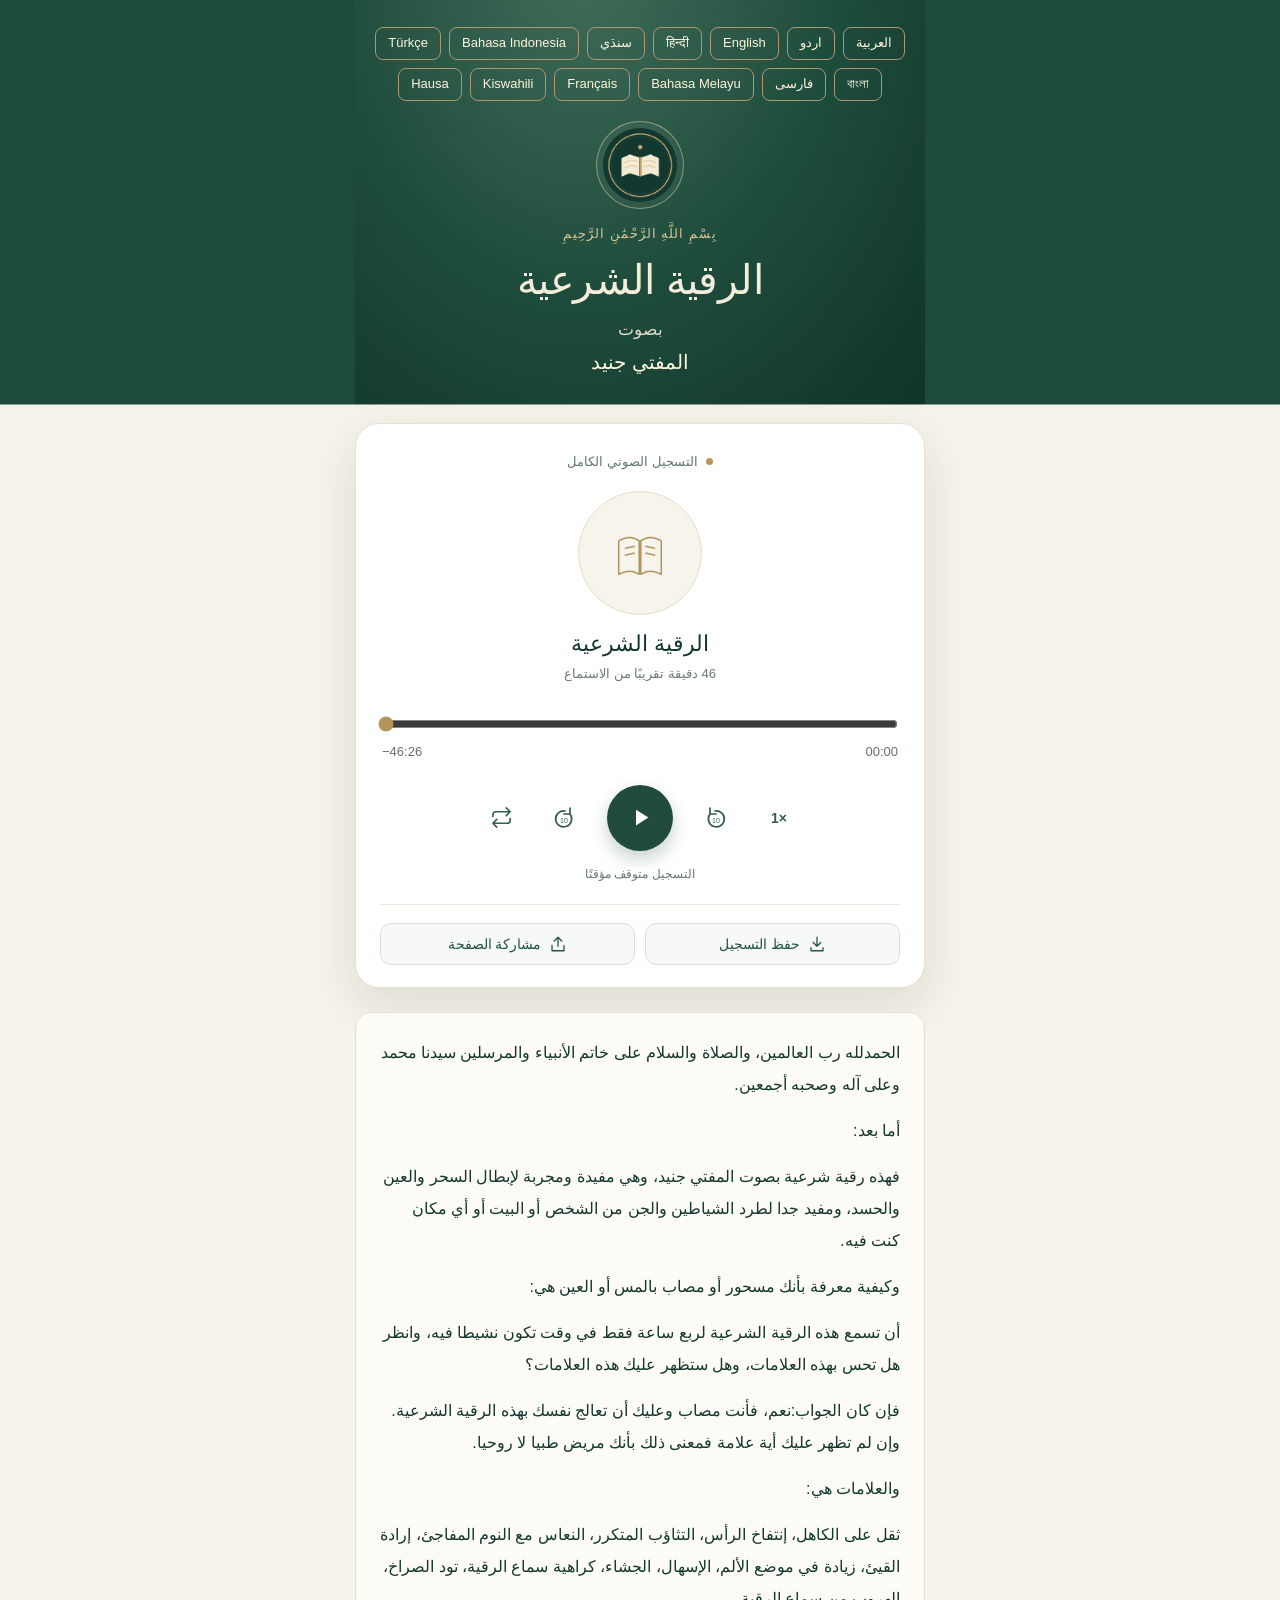
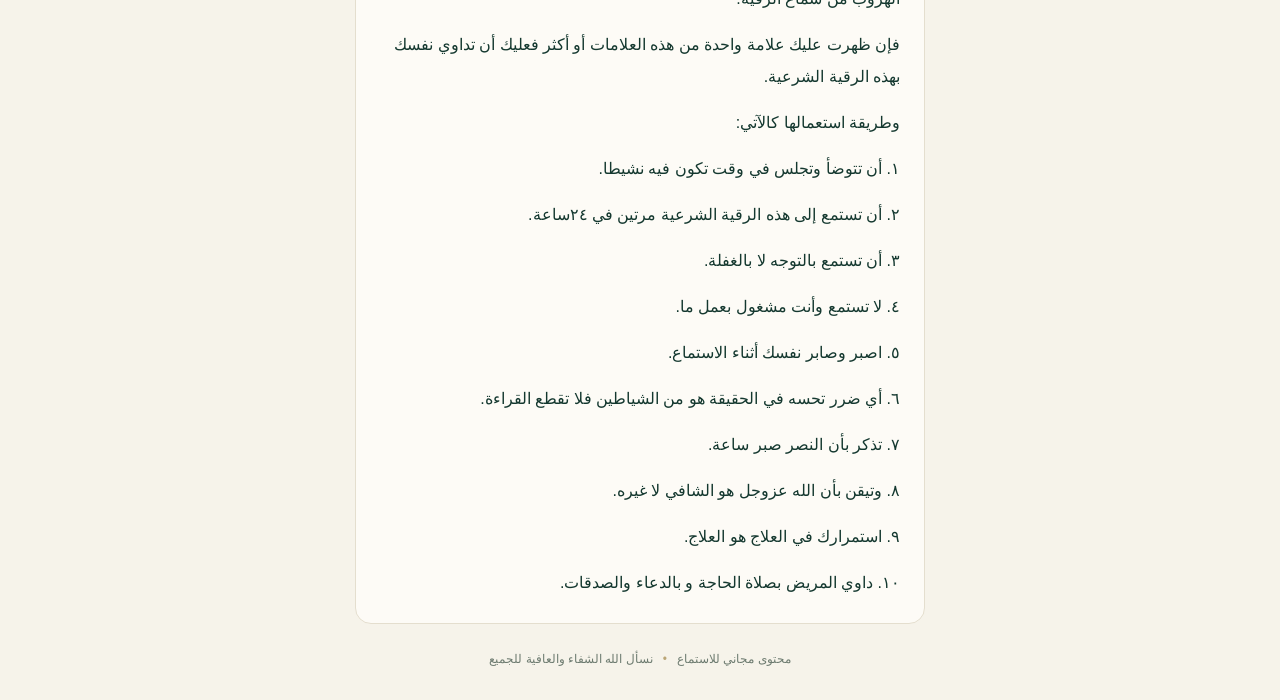
<file: index.html>
<!doctype html>
<html lang="ar" dir="rtl">
<head>
<meta charset="utf-8">
<meta name="viewport" content="width=device-width,initial-scale=1,viewport-fit=cover">
<meta name="theme-color" content="#14392f">
<meta name="description" content="استمع إلى الرقية الشرعية بصوت المفتي جنيد. استماع مجاني ومباشر.">
<meta property="og:title" content="الرقية الشرعية | المفتي جنيد">
<meta property="og:description" content="استمع إلى الرقية الشرعية بصوت المفتي جنيد.">
<meta property="og:type" content="website">
<link rel="icon" type="image/png" href="icon-192.png">
<link rel="apple-touch-icon" href="icon-192.png">
<link rel="manifest" href="manifest.webmanifest">
<link rel="stylesheet" href="style.css">
<title>الرقية الشرعية | المفتي جنيد</title>
</head>
<body>
<div class="skyline" aria-hidden="true"></div>
<main class="container">
 <header class="masthead"><nav class="languages" aria-label="Language"><a href="index.html" lang="ar" dir="rtl">العربية</a><a href="ur.html" lang="ur" dir="rtl">اردو</a><a href="en.html" lang="en" dir="ltr">English</a><a href="hi.html" lang="hi" dir="ltr">हिन्दी</a><a href="sd.html" lang="sd" dir="rtl">سنڌي</a><a href="id.html" lang="id" dir="ltr">Bahasa Indonesia</a><a href="tr.html" lang="tr" dir="ltr">Türkçe</a><a href="bn.html" lang="bn" dir="ltr">বাংলা</a><a href="fa.html" lang="fa" dir="rtl">فارسی</a><a href="ms.html" lang="ms" dir="ltr">Bahasa Melayu</a><a href="fr.html" lang="fr" dir="ltr">Français</a><a href="sw.html" lang="sw" dir="ltr">Kiswahili</a><a href="ha.html" lang="ha" dir="ltr">Hausa</a></nav>
  <div class="seal"><img src="icon-192.png" alt="شعار الرقية الشرعية" width="74" height="74"></div>
  <p class="eyebrow">بِسْمِ اللَّهِ الرَّحْمَٰنِ الرَّحِيمِ</p>
  <h1>الرقية الشرعية</h1>
  <p class="sheikh">بصوت<br><strong>المفتي جنيد</strong></p>
 </header>
 <section class="player" aria-label="مشغل الرقية الشرعية">
  <p class="rec-label"><span class="dot" aria-hidden="true"></span> التسجيل الصوتي الكامل</p>
  <div class="disk" aria-hidden="true"><svg viewBox="0 0 100 100" width="76" height="76"><path d="M22 34Q37 25 49 34V78Q37 70 22 78Z M78 34Q63 25 51 34V78Q63 70 78 78Z" stroke="currentColor" stroke-width="2" fill="none" stroke-linejoin="round"/><path d="M30 44L43 41M30 53L43 50M57 41L70 44M57 50L70 53" stroke="currentColor" stroke-width="2" fill="none"/></svg></div>
  <p class="track">الرقية الشرعية</p>
  <p class="track-sub">46 دقيقة تقريبًا من الاستماع</p>
  <audio id="audio" src="ruqyah.mp3" preload="metadata" playsinline></audio>
  <div class="timeline">
    <input id="seek" type="range" min="0" max="1000" step="1" value="0" aria-label="موضع التشغيل">
    <div class="times"><span id="remaining">−46:26</span><span id="elapsed">00:00</span></div>
  </div>
  <div class="controls">
   <button type="button" id="repeat" class="icon-btn" aria-pressed="false" aria-label="تكرار التسجيل" title="تكرار التسجيل"><svg viewBox="0 0 24 24" width="23" height="23"><path d="M17 2l4 4-4 4M3 11V9a3 3 0 0 1 3-3h15M7 22l-4-4 4-4m14-1v2a3 3 0 0 1-3 3H3"/></svg></button>
   <button type="button" id="forward" class="icon-btn" aria-label="تقديم عشر ثوانٍ" title="تقديم 10 ثوانٍ"><svg viewBox="0 0 24 24" width="24" height="24"><path d="M18 8a8 8 0 1 1-5-3M18 2v6h-6"/><text x="12" y="17" text-anchor="middle" font-size="7" stroke="none" fill="currentColor">10</text></svg></button>
   <button type="button" id="play" class="play-btn" aria-label="تشغيل"><svg id="play-icon" viewBox="0 0 24 24" width="27" height="27"><path d="M8 5v14l11-7z" fill="currentColor" stroke="none"/></svg></button>
   <button type="button" id="back" class="icon-btn" aria-label="إرجاع عشر ثوانٍ" title="إرجاع 10 ثوانٍ"><svg viewBox="0 0 24 24" width="24" height="24"><path d="M6 8a8 8 0 1 0 5-3M6 2v6h6"/><text x="12" y="17" text-anchor="middle" font-size="7" stroke="none" fill="currentColor">10</text></svg></button>
   <button type="button" id="speed" class="icon-btn speed" aria-label="سرعة التشغيل" title="سرعة التشغيل">1×</button>
  </div>
  <div id="status" class="status" role="status" aria-live="polite">اضغط تشغيل للاستماع إلى الرقية</div>
  <div class="actions">
   <a class="action" href="ruqyah.mp3" download="ruqyah-mufti-junaid.mp3"><svg viewBox="0 0 24 24"><path d="M12 3v12m-5-5 5 5 5-5M4 17v4h16v-4"/></svg> حفظ التسجيل</a>
   <button class="action" type="button" id="share"><svg viewBox="0 0 24 24"><path d="M12 15V3m-5 5 5-5 5 5M4 14v7h16v-7"/></svg> مشاركة الصفحة</button>
  </div>
 </section>
 <section class="sheikh-text" aria-label="النص المرفق">
  <p>الحمدلله رب العالمين، والصلاة والسلام على خاتم الأنبياء والمرسلين سيدنا محمد وعلى آله وصحبه أجمعين.</p>
  <p>أما بعد:</p>
  <p>فهذه رقية شرعية بصوت المفتي جنيد، وهي مفيدة ومجربة لإبطال السحر والعين والحسد، ومفيد جدا لطرد الشياطين والجن من الشخص أو البيت أو أي مكان كنت فيه.</p>
  <p>وكيفية معرفة بأنك مسحور أو مصاب بالمس أو العين هي:</p>
  <p>أن تسمع هذه الرقية الشرعية لربع ساعة فقط في وقت تكون نشيطا فيه، وانظر هل تحس بهذه العلامات، وهل ستظهر عليك هذه العلامات؟</p>
  <p>فإن كان الجواب:نعم، فأنت مصاب وعليك أن تعالج نفسك بهذه الرقية الشرعية. وإن لم تظهر عليك أية علامة فمعنى ذلك بأنك مريض طبيا لا روحيا.</p>
  <p>والعلامات هي:</p>
  <p>ثقل على الكاهل، إنتفاخ الرأس، التثاؤب المتكرر، النعاس مع النوم المفاجئ، إرادة القيئ، زيادة في موضع الألم، الإسهال، الجشاء، كراهية سماع الرقية، تود الصراخ، الهروب من سماع الرقية.</p>
  <p>فإن ظهرت عليك علامة واحدة من هذه العلامات أو أكثر فعليك أن تداوي نفسك بهذه الرقية الشرعية.</p>
  <p>وطريقة استعمالها كالآتي:</p>
  <p>١. أن تتوضأ وتجلس في وقت تكون فيه نشيطا.</p>
  <p>٢. أن تستمع إلى هذه الرقية الشرعية مرتين في ٢٤ساعة.</p>
  <p>٣. أن تستمع بالتوجه لا بالغفلة.</p>
  <p>٤. لا تستمع وأنت مشغول بعمل ما.</p>
  <p>٥. اصبر وصابر نفسك أثناء الاستماع.</p>
  <p>٦. أي ضرر تحسه في الحقيقة هو من الشياطين فلا تقطع القراءة.</p>
  <p>٧. تذكر بأن النصر صبر ساعة.</p>
  <p>٨. وتيقن بأن الله عزوجل هو الشافي لا غيره.</p>
  <p>٩. استمرارك في العلاج هو العلاج.</p>
  <p>١٠. داوي المريض بصلاة الحاجة و بالدعاء والصدقات.</p>
 </section>
 <footer><span>محتوى مجاني للاستماع</span><span class="sep" aria-hidden="true">•</span><span>نسأل الله الشفاء والعافية للجميع</span></footer>
</main>
<script src="script.js" defer></script>
</body>
</html>
</file>
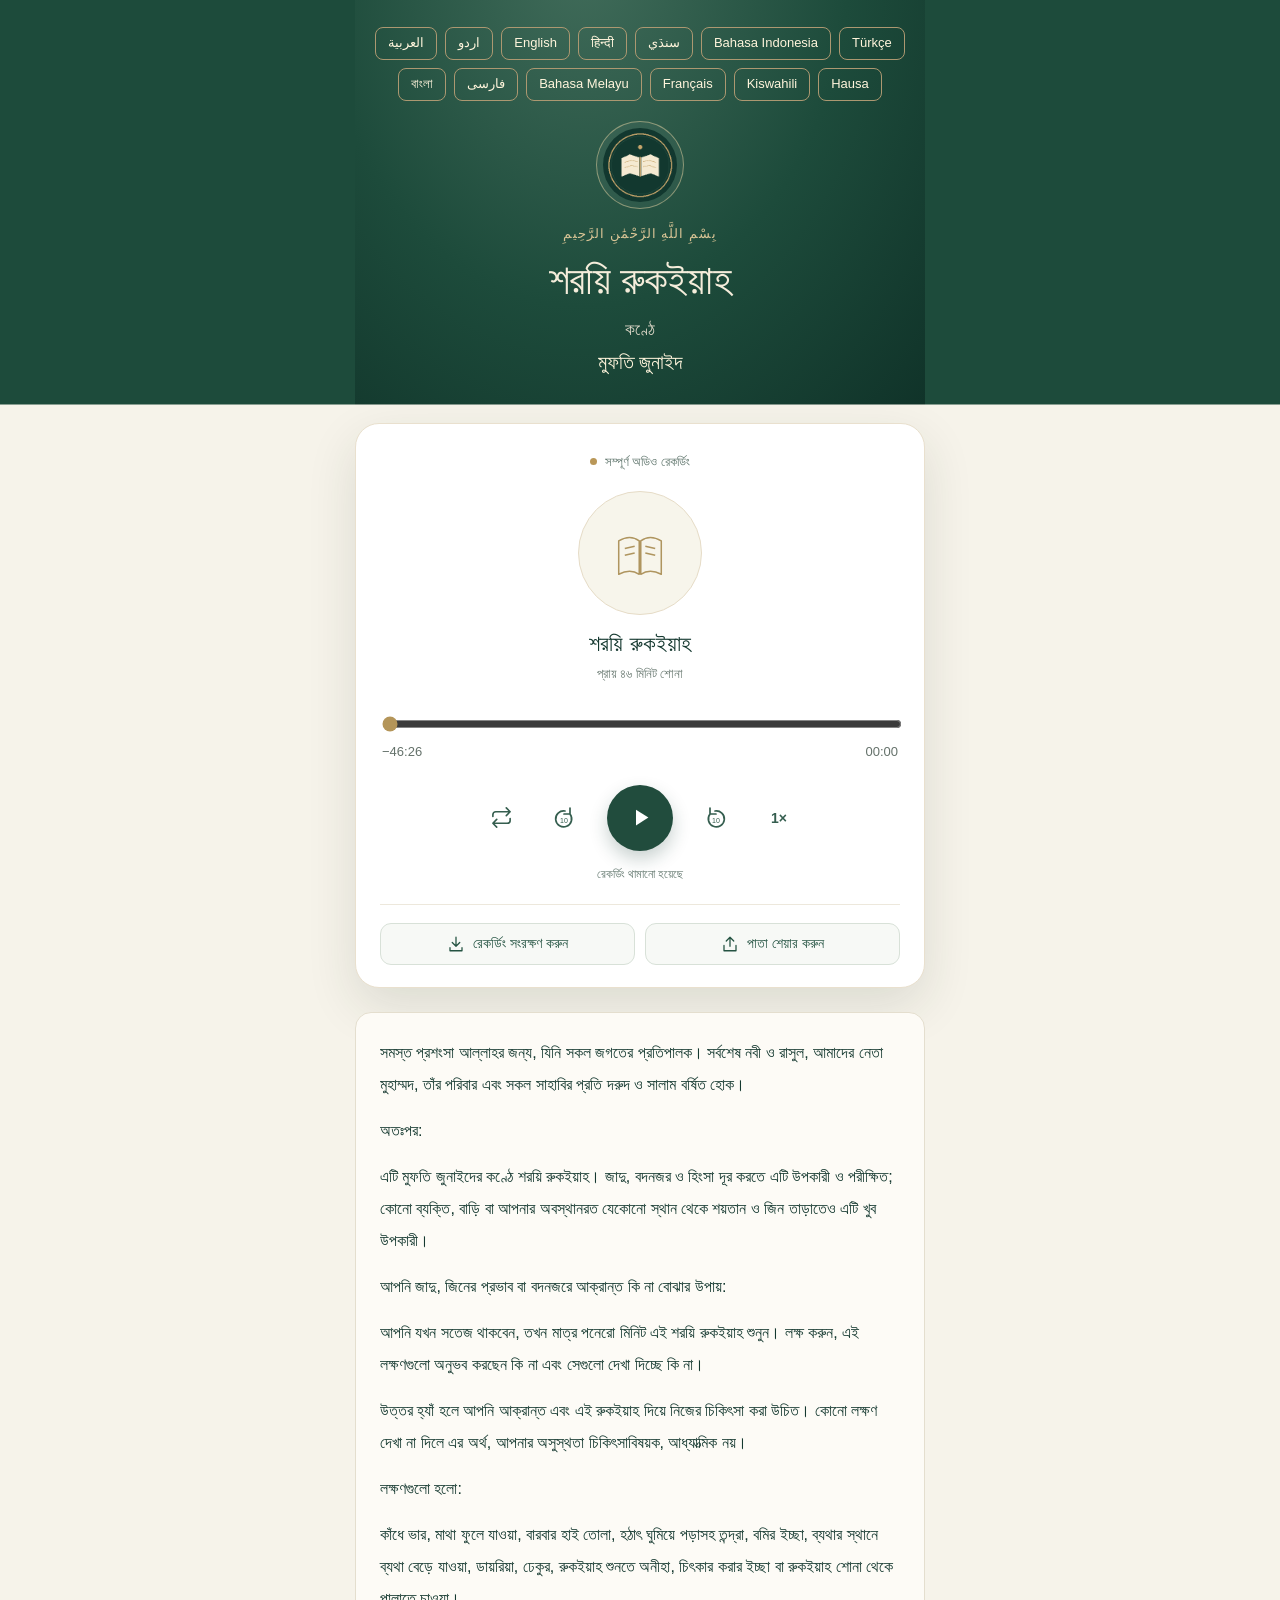
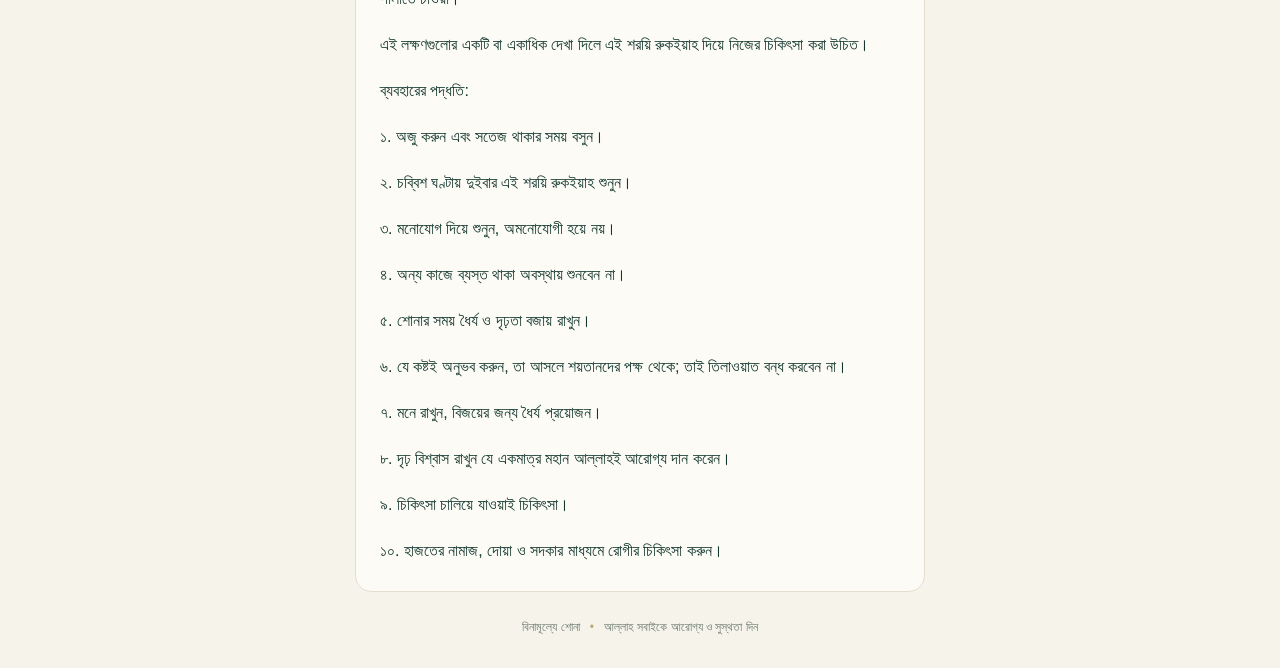
<file: bn.html>
<!doctype html>
<html lang="bn" dir="ltr">
<head>
<meta charset="utf-8">
<meta name="viewport" content="width=device-width,initial-scale=1,viewport-fit=cover">
<meta name="theme-color" content="#14392f">
<meta name="description" content="মুফতি জুনাইদের কণ্ঠে শরয়ি রুকইয়াহ শুনুন। বিনামূল্যে ও সরাসরি শোনা।">
<meta property="og:title" content="শরয়ি রুকইয়াহ | মুফতি জুনাইদ">
<meta property="og:description" content="মুফতি জুনাইদের কণ্ঠে শরয়ি রুকইয়াহ শুনুন।">
<meta property="og:type" content="website">
<link rel="icon" type="image/png" href="icon-192.png">
<link rel="apple-touch-icon" href="icon-192.png">
<link rel="manifest" href="manifest.webmanifest">
<link rel="stylesheet" href="style.css">
<title>শরয়ি রুকইয়াহ | মুফতি জুনাইদ</title>
</head>
<body>
<div class="skyline" aria-hidden="true"></div>
<main class="container">
 <header class="masthead"><nav class="languages" aria-label="Language"><a href="index.html" lang="ar" dir="rtl">العربية</a><a href="ur.html" lang="ur" dir="rtl">اردو</a><a href="en.html" lang="en" dir="ltr">English</a><a href="hi.html" lang="hi" dir="ltr">हिन्दी</a><a href="sd.html" lang="sd" dir="rtl">سنڌي</a><a href="id.html" lang="id" dir="ltr">Bahasa Indonesia</a><a href="tr.html" lang="tr" dir="ltr">Türkçe</a><a href="bn.html" lang="bn" dir="ltr">বাংলা</a><a href="fa.html" lang="fa" dir="rtl">فارسی</a><a href="ms.html" lang="ms" dir="ltr">Bahasa Melayu</a><a href="fr.html" lang="fr" dir="ltr">Français</a><a href="sw.html" lang="sw" dir="ltr">Kiswahili</a><a href="ha.html" lang="ha" dir="ltr">Hausa</a></nav>
  <div class="seal"><img src="icon-192.png" alt="রুকইয়াহর প্রতীক" width="74" height="74"></div>
  <p class="eyebrow">بِسْمِ اللَّهِ الرَّحْمَٰنِ الرَّحِيمِ</p>
  <h1>শরয়ি রুকইয়াহ</h1>
  <p class="sheikh">কণ্ঠে<br><strong>মুফতি জুনাইদ</strong></p>
 </header>
 <section class="player" aria-label="রুকইয়াহ অডিও প্লেয়ার">
  <p class="rec-label"><span class="dot" aria-hidden="true"></span> সম্পূর্ণ অডিও রেকর্ডিং</p>
  <div class="disk" aria-hidden="true"><svg viewBox="0 0 100 100" width="76" height="76"><path d="M22 34Q37 25 49 34V78Q37 70 22 78Z M78 34Q63 25 51 34V78Q63 70 78 78Z" stroke="currentColor" stroke-width="2" fill="none" stroke-linejoin="round"/><path d="M30 44L43 41M30 53L43 50M57 41L70 44M57 50L70 53" stroke="currentColor" stroke-width="2" fill="none"/></svg></div>
  <p class="track">শরয়ি রুকইয়াহ</p>
  <p class="track-sub">প্রায় ৪৬ মিনিট শোনা</p>
  <audio id="audio" src="ruqyah.mp3" preload="metadata" playsinline></audio>
  <div class="timeline">
    <input id="seek" type="range" min="0" max="1000" step="1" value="0" aria-label="প্লেব্যাকের অবস্থান">
    <div class="times"><span id="remaining">−46:26</span><span id="elapsed">00:00</span></div>
  </div>
  <div class="controls">
   <button type="button" id="repeat" class="icon-btn" aria-pressed="false" aria-label="রেকর্ডিং পুনরাবৃত্তি করুন" title="রেকর্ডিং পুনরাবৃত্তি করুন"><svg viewBox="0 0 24 24" width="23" height="23"><path d="M17 2l4 4-4 4M3 11V9a3 3 0 0 1 3-3h15M7 22l-4-4 4-4m14-1v2a3 3 0 0 1-3 3H3"/></svg></button>
   <button type="button" id="forward" class="icon-btn" aria-label="দশ সেকেন্ড এগিয়ে" title="১০ সেকেন্ড এগিয়ে"><svg viewBox="0 0 24 24" width="24" height="24"><path d="M18 8a8 8 0 1 1-5-3M18 2v6h-6"/><text x="12" y="17" text-anchor="middle" font-size="7" stroke="none" fill="currentColor">10</text></svg></button>
   <button type="button" id="play" class="play-btn" aria-label="চালু করুন"><svg id="play-icon" viewBox="0 0 24 24" width="27" height="27"><path d="M8 5v14l11-7z" fill="currentColor" stroke="none"/></svg></button>
   <button type="button" id="back" class="icon-btn" aria-label="দশ সেকেন্ড পিছিয়ে" title="১০ সেকেন্ড পিছিয়ে"><svg viewBox="0 0 24 24" width="24" height="24"><path d="M6 8a8 8 0 1 0 5-3M6 2v6h6"/><text x="12" y="17" text-anchor="middle" font-size="7" stroke="none" fill="currentColor">10</text></svg></button>
   <button type="button" id="speed" class="icon-btn speed" aria-label="চালানোর গতি" title="চালানোর গতি">1×</button>
  </div>
  <div id="status" class="status" role="status" aria-live="polite">রুকইয়াহ শুনতে চালু করুন চাপুন</div>
  <div class="actions">
   <a class="action" href="ruqyah.mp3" download="ruqyah-mufti-junaid.mp3"><svg viewBox="0 0 24 24"><path d="M12 3v12m-5-5 5 5 5-5M4 17v4h16v-4"/></svg> রেকর্ডিং সংরক্ষণ করুন</a>
   <button class="action" type="button" id="share"><svg viewBox="0 0 24 24"><path d="M12 15V3m-5 5 5-5 5 5M4 14v7h16v-7"/></svg> পাতা শেয়ার করুন</button>
  </div>
 </section>
 <section class="sheikh-text" aria-label="সহায়ক পাঠ"><p>সমস্ত প্রশংসা আল্লাহর জন্য, যিনি সকল জগতের প্রতিপালক। সর্বশেষ নবী ও রাসুল, আমাদের নেতা মুহাম্মদ, তাঁর পরিবার এবং সকল সাহাবির প্রতি দরুদ ও সালাম বর্ষিত হোক।</p><p>অতঃপর:</p><p>এটি মুফতি জুনাইদের কণ্ঠে শরয়ি রুকইয়াহ। জাদু, বদনজর ও হিংসা দূর করতে এটি উপকারী ও পরীক্ষিত; কোনো ব্যক্তি, বাড়ি বা আপনার অবস্থানরত যেকোনো স্থান থেকে শয়তান ও জিন তাড়াতেও এটি খুব উপকারী।</p><p>আপনি জাদু, জিনের প্রভাব বা বদনজরে আক্রান্ত কি না বোঝার উপায়:</p><p>আপনি যখন সতেজ থাকবেন, তখন মাত্র পনেরো মিনিট এই শরয়ি রুকইয়াহ শুনুন। লক্ষ করুন, এই লক্ষণগুলো অনুভব করছেন কি না এবং সেগুলো দেখা দিচ্ছে কি না।</p><p>উত্তর হ্যাঁ হলে আপনি আক্রান্ত এবং এই রুকইয়াহ দিয়ে নিজের চিকিৎসা করা উচিত। কোনো লক্ষণ দেখা না দিলে এর অর্থ, আপনার অসুস্থতা চিকিৎসাবিষয়ক, আধ্যাত্মিক নয়।</p><p>লক্ষণগুলো হলো:</p><p>কাঁধে ভার, মাথা ফুলে যাওয়া, বারবার হাই তোলা, হঠাৎ ঘুমিয়ে পড়াসহ তন্দ্রা, বমির ইচ্ছা, ব্যথার স্থানে ব্যথা বেড়ে যাওয়া, ডায়রিয়া, ঢেকুর, রুকইয়াহ শুনতে অনীহা, চিৎকার করার ইচ্ছা বা রুকইয়াহ শোনা থেকে পালাতে চাওয়া।</p><p>এই লক্ষণগুলোর একটি বা একাধিক দেখা দিলে এই শরয়ি রুকইয়াহ দিয়ে নিজের চিকিৎসা করা উচিত।</p><p>ব্যবহারের পদ্ধতি:</p><p>১. অজু করুন এবং সতেজ থাকার সময় বসুন।</p><p>২. চব্বিশ ঘণ্টায় দুইবার এই শরয়ি রুকইয়াহ শুনুন।</p><p>৩. মনোযোগ দিয়ে শুনুন, অমনোযোগী হয়ে নয়।</p><p>৪. অন্য কাজে ব্যস্ত থাকা অবস্থায় শুনবেন না।</p><p>৫. শোনার সময় ধৈর্য ও দৃঢ়তা বজায় রাখুন।</p><p>৬. যে কষ্টই অনুভব করুন, তা আসলে শয়তানদের পক্ষ থেকে; তাই তিলাওয়াত বন্ধ করবেন না।</p><p>৭. মনে রাখুন, বিজয়ের জন্য ধৈর্য প্রয়োজন।</p><p>৮. দৃঢ় বিশ্বাস রাখুন যে একমাত্র মহান আল্লাহই আরোগ্য দান করেন।</p><p>৯. চিকিৎসা চালিয়ে যাওয়াই চিকিৎসা।</p><p>১০. হাজতের নামাজ, দোয়া ও সদকার মাধ্যমে রোগীর চিকিৎসা করুন।</p></section>
 <footer><span>বিনামূল্যে শোনা</span><span class="sep" aria-hidden="true">•</span><span>আল্লাহ সবাইকে আরোগ্য ও সুস্থতা দিন</span></footer>
</main>
<script src="script-bn.js" defer></script>
</body>
</html>
</file>
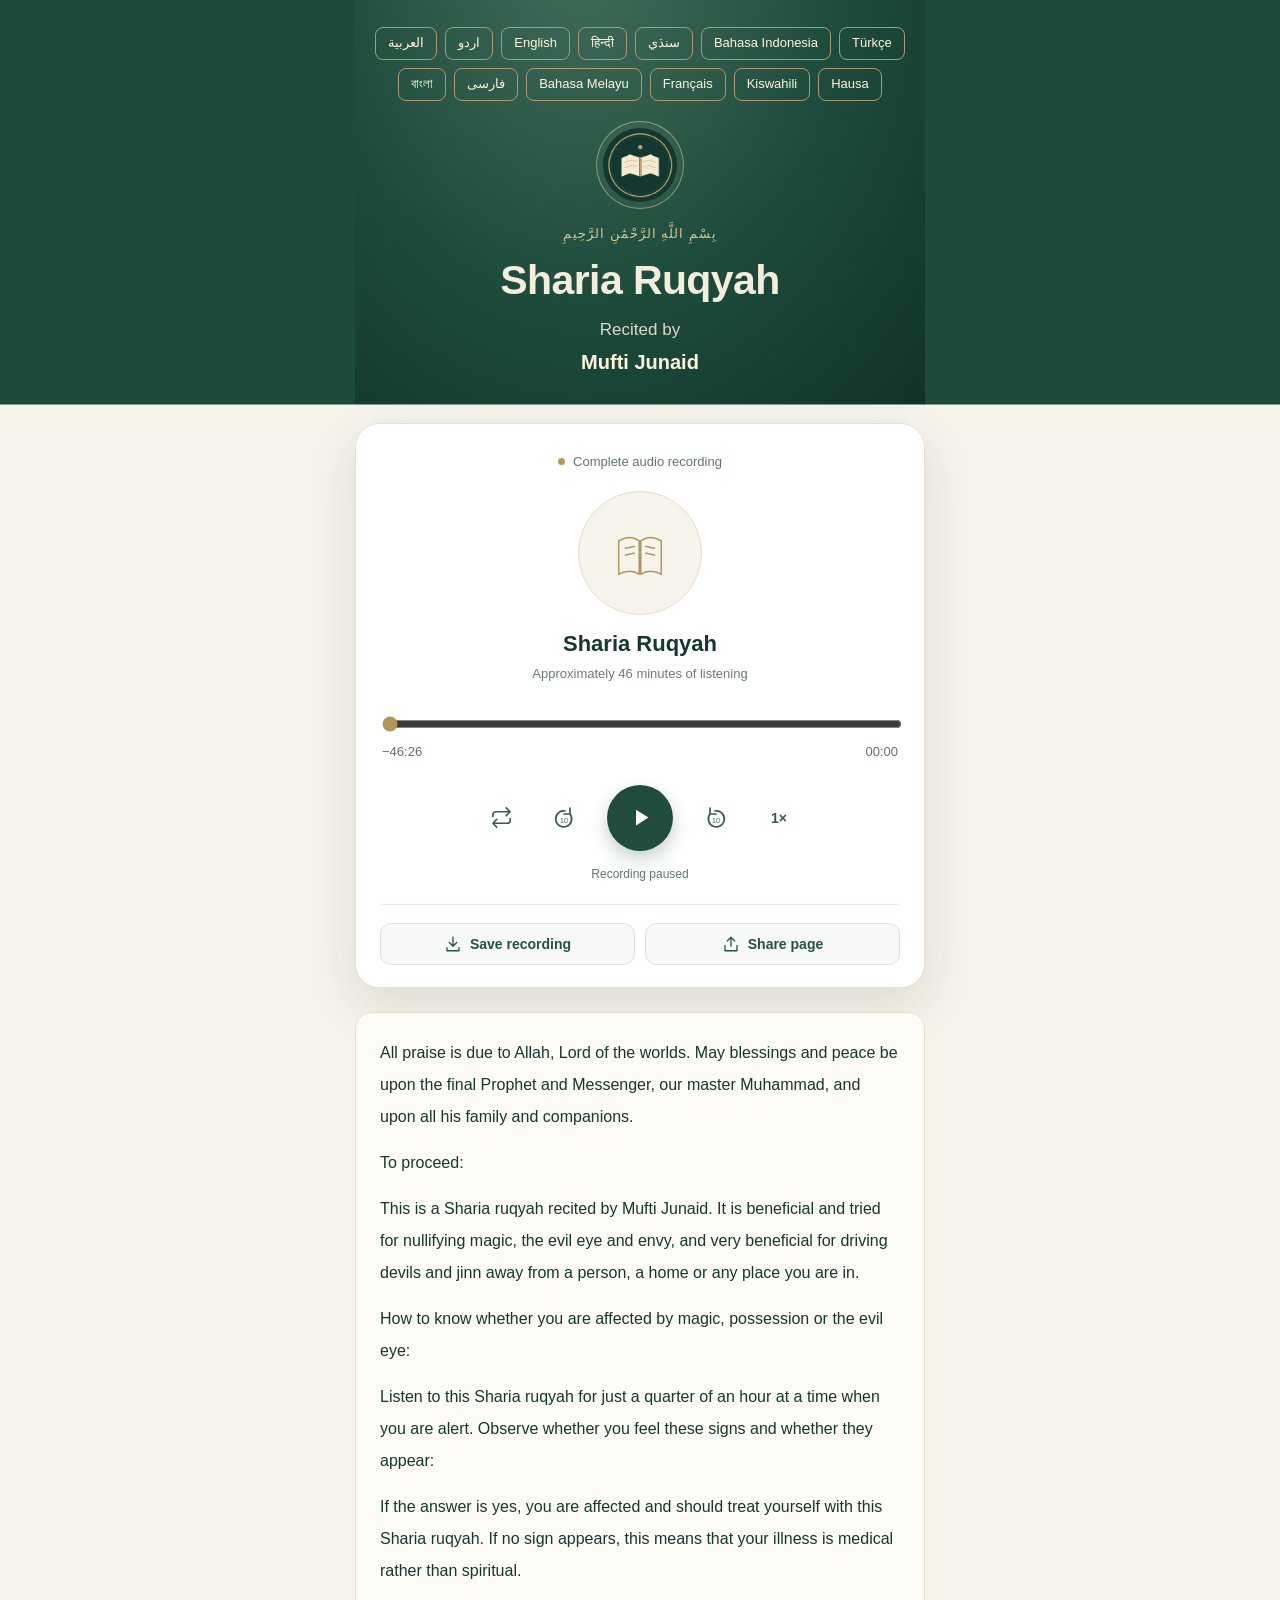
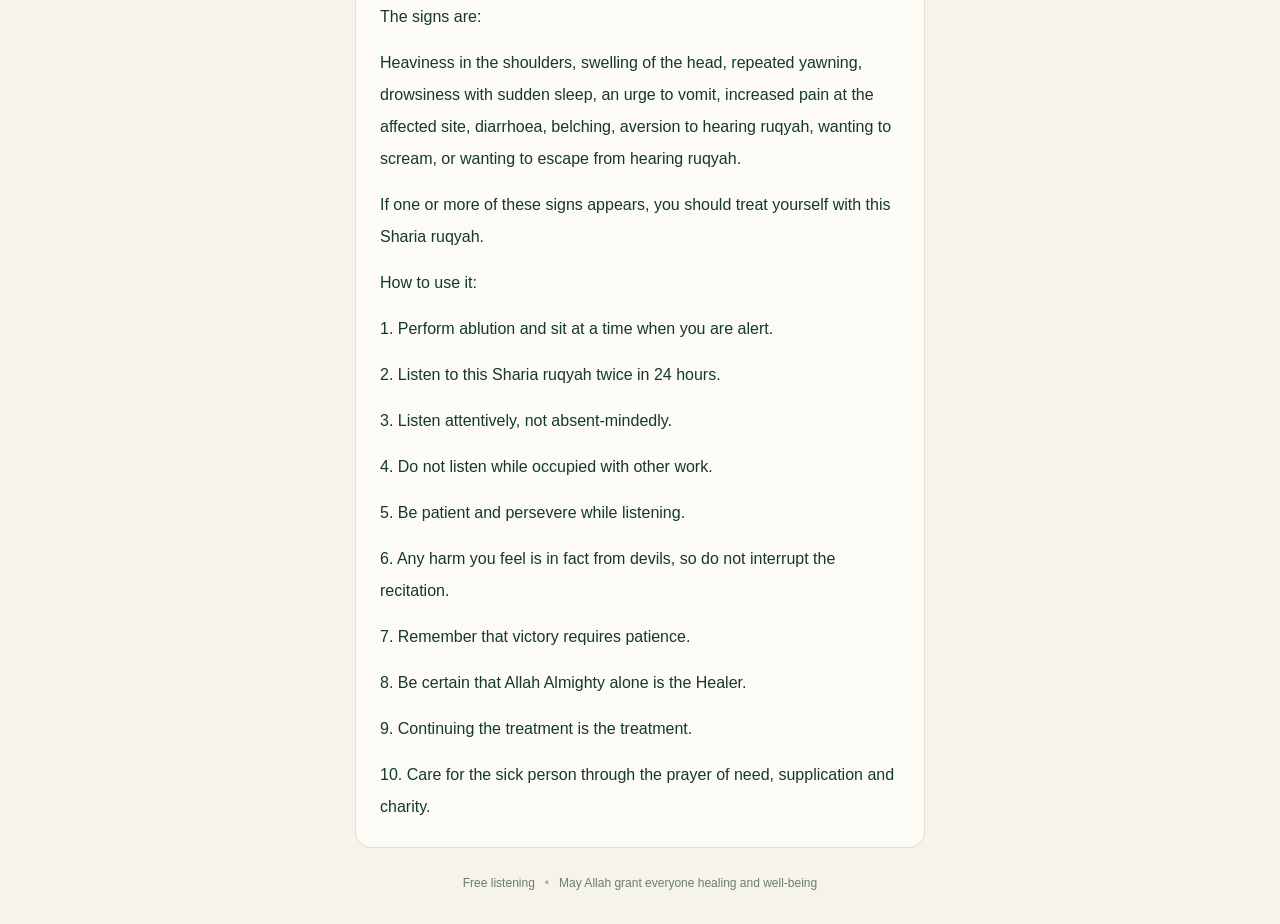
<file: en.html>
<!doctype html>
<html lang="en" dir="ltr">
<head>
<meta charset="utf-8">
<meta name="viewport" content="width=device-width,initial-scale=1,viewport-fit=cover">
<meta name="theme-color" content="#14392f">
<meta name="description" content="Listen to Sharia ruqyah recited by Mufti Junaid. Free, direct listening.">
<meta property="og:title" content="Sharia Ruqyah | Mufti Junaid">
<meta property="og:description" content="Listen to Sharia ruqyah recited by Mufti Junaid.">
<meta property="og:type" content="website">
<link rel="icon" type="image/png" href="icon-192.png">
<link rel="apple-touch-icon" href="icon-192.png">
<link rel="manifest" href="manifest.webmanifest">
<link rel="stylesheet" href="style.css">
<title>Sharia Ruqyah | Mufti Junaid</title>
</head>
<body>
<div class="skyline" aria-hidden="true"></div>
<main class="container">
 <header class="masthead"><nav class="languages" aria-label="Language"><a href="index.html" lang="ar" dir="rtl">العربية</a><a href="ur.html" lang="ur" dir="rtl">اردو</a><a href="en.html" lang="en" dir="ltr">English</a><a href="hi.html" lang="hi" dir="ltr">हिन्दी</a><a href="sd.html" lang="sd" dir="rtl">سنڌي</a><a href="id.html" lang="id" dir="ltr">Bahasa Indonesia</a><a href="tr.html" lang="tr" dir="ltr">Türkçe</a><a href="bn.html" lang="bn" dir="ltr">বাংলা</a><a href="fa.html" lang="fa" dir="rtl">فارسی</a><a href="ms.html" lang="ms" dir="ltr">Bahasa Melayu</a><a href="fr.html" lang="fr" dir="ltr">Français</a><a href="sw.html" lang="sw" dir="ltr">Kiswahili</a><a href="ha.html" lang="ha" dir="ltr">Hausa</a></nav>
  <div class="seal"><img src="icon-192.png" alt="Ruqyah logo" width="74" height="74"></div>
  <p class="eyebrow">بِسْمِ اللَّهِ الرَّحْمَٰنِ الرَّحِيمِ</p>
  <h1>Sharia Ruqyah</h1>
  <p class="sheikh">Recited by<br><strong>Mufti Junaid</strong></p>
 </header>
 <section class="player" aria-label="Ruqyah audio player">
  <p class="rec-label"><span class="dot" aria-hidden="true"></span> Complete audio recording</p>
  <div class="disk" aria-hidden="true"><svg viewBox="0 0 100 100" width="76" height="76"><path d="M22 34Q37 25 49 34V78Q37 70 22 78Z M78 34Q63 25 51 34V78Q63 70 78 78Z" stroke="currentColor" stroke-width="2" fill="none" stroke-linejoin="round"/><path d="M30 44L43 41M30 53L43 50M57 41L70 44M57 50L70 53" stroke="currentColor" stroke-width="2" fill="none"/></svg></div>
  <p class="track">Sharia Ruqyah</p>
  <p class="track-sub">Approximately 46 minutes of listening</p>
  <audio id="audio" src="ruqyah.mp3" preload="metadata" playsinline></audio>
  <div class="timeline">
    <input id="seek" type="range" min="0" max="1000" step="1" value="0" aria-label="Playback position">
    <div class="times"><span id="remaining">−46:26</span><span id="elapsed">00:00</span></div>
  </div>
  <div class="controls">
   <button type="button" id="repeat" class="icon-btn" aria-pressed="false" aria-label="Repeat recording" title="Repeat recording"><svg viewBox="0 0 24 24" width="23" height="23"><path d="M17 2l4 4-4 4M3 11V9a3 3 0 0 1 3-3h15M7 22l-4-4 4-4m14-1v2a3 3 0 0 1-3 3H3"/></svg></button>
   <button type="button" id="forward" class="icon-btn" aria-label="Forward ten seconds" title="Forward 10 seconds"><svg viewBox="0 0 24 24" width="24" height="24"><path d="M18 8a8 8 0 1 1-5-3M18 2v6h-6"/><text x="12" y="17" text-anchor="middle" font-size="7" stroke="none" fill="currentColor">10</text></svg></button>
   <button type="button" id="play" class="play-btn" aria-label="Play"><svg id="play-icon" viewBox="0 0 24 24" width="27" height="27"><path d="M8 5v14l11-7z" fill="currentColor" stroke="none"/></svg></button>
   <button type="button" id="back" class="icon-btn" aria-label="Back ten seconds" title="Back 10 seconds"><svg viewBox="0 0 24 24" width="24" height="24"><path d="M6 8a8 8 0 1 0 5-3M6 2v6h6"/><text x="12" y="17" text-anchor="middle" font-size="7" stroke="none" fill="currentColor">10</text></svg></button>
   <button type="button" id="speed" class="icon-btn speed" aria-label="Playback speed" title="Playback speed">1×</button>
  </div>
  <div id="status" class="status" role="status" aria-live="polite">Press play to listen to the ruqyah</div>
  <div class="actions">
   <a class="action" href="ruqyah.mp3" download="ruqyah-mufti-junaid.mp3"><svg viewBox="0 0 24 24"><path d="M12 3v12m-5-5 5 5 5-5M4 17v4h16v-4"/></svg> Save recording</a>
   <button class="action" type="button" id="share"><svg viewBox="0 0 24 24"><path d="M12 15V3m-5 5 5-5 5 5M4 14v7h16v-7"/></svg> Share page</button>
  </div>
 </section>
 <section class="sheikh-text" aria-label="Accompanying text">
<p>All praise is due to Allah, Lord of the worlds. May blessings and peace be upon the final Prophet and Messenger, our master Muhammad, and upon all his family and companions.</p>
<p>To proceed:</p>
<p>This is a Sharia ruqyah recited by Mufti Junaid. It is beneficial and tried for nullifying magic, the evil eye and envy, and very beneficial for driving devils and jinn away from a person, a home or any place you are in.</p>
<p>How to know whether you are affected by magic, possession or the evil eye:</p>
<p>Listen to this Sharia ruqyah for just a quarter of an hour at a time when you are alert. Observe whether you feel these signs and whether they appear:</p>
<p>If the answer is yes, you are affected and should treat yourself with this Sharia ruqyah. If no sign appears, this means that your illness is medical rather than spiritual.</p>
<p>The signs are:</p>
<p>Heaviness in the shoulders, swelling of the head, repeated yawning, drowsiness with sudden sleep, an urge to vomit, increased pain at the affected site, diarrhoea, belching, aversion to hearing ruqyah, wanting to scream, or wanting to escape from hearing ruqyah.</p>
<p>If one or more of these signs appears, you should treat yourself with this Sharia ruqyah.</p>
<p>How to use it:</p>
<p>1. Perform ablution and sit at a time when you are alert.</p>
<p>2. Listen to this Sharia ruqyah twice in 24 hours.</p>
<p>3. Listen attentively, not absent-mindedly.</p>
<p>4. Do not listen while occupied with other work.</p>
<p>5. Be patient and persevere while listening.</p>
<p>6. Any harm you feel is in fact from devils, so do not interrupt the recitation.</p>
<p>7. Remember that victory requires patience.</p>
<p>8. Be certain that Allah Almighty alone is the Healer.</p>
<p>9. Continuing the treatment is the treatment.</p>
<p>10. Care for the sick person through the prayer of need, supplication and charity.</p>
</section>
 <footer><span>Free listening</span><span class="sep" aria-hidden="true">•</span><span>May Allah grant everyone healing and well-being</span></footer>
</main>
<script src="script-en.js" defer></script>
</body>
</html>
</file>
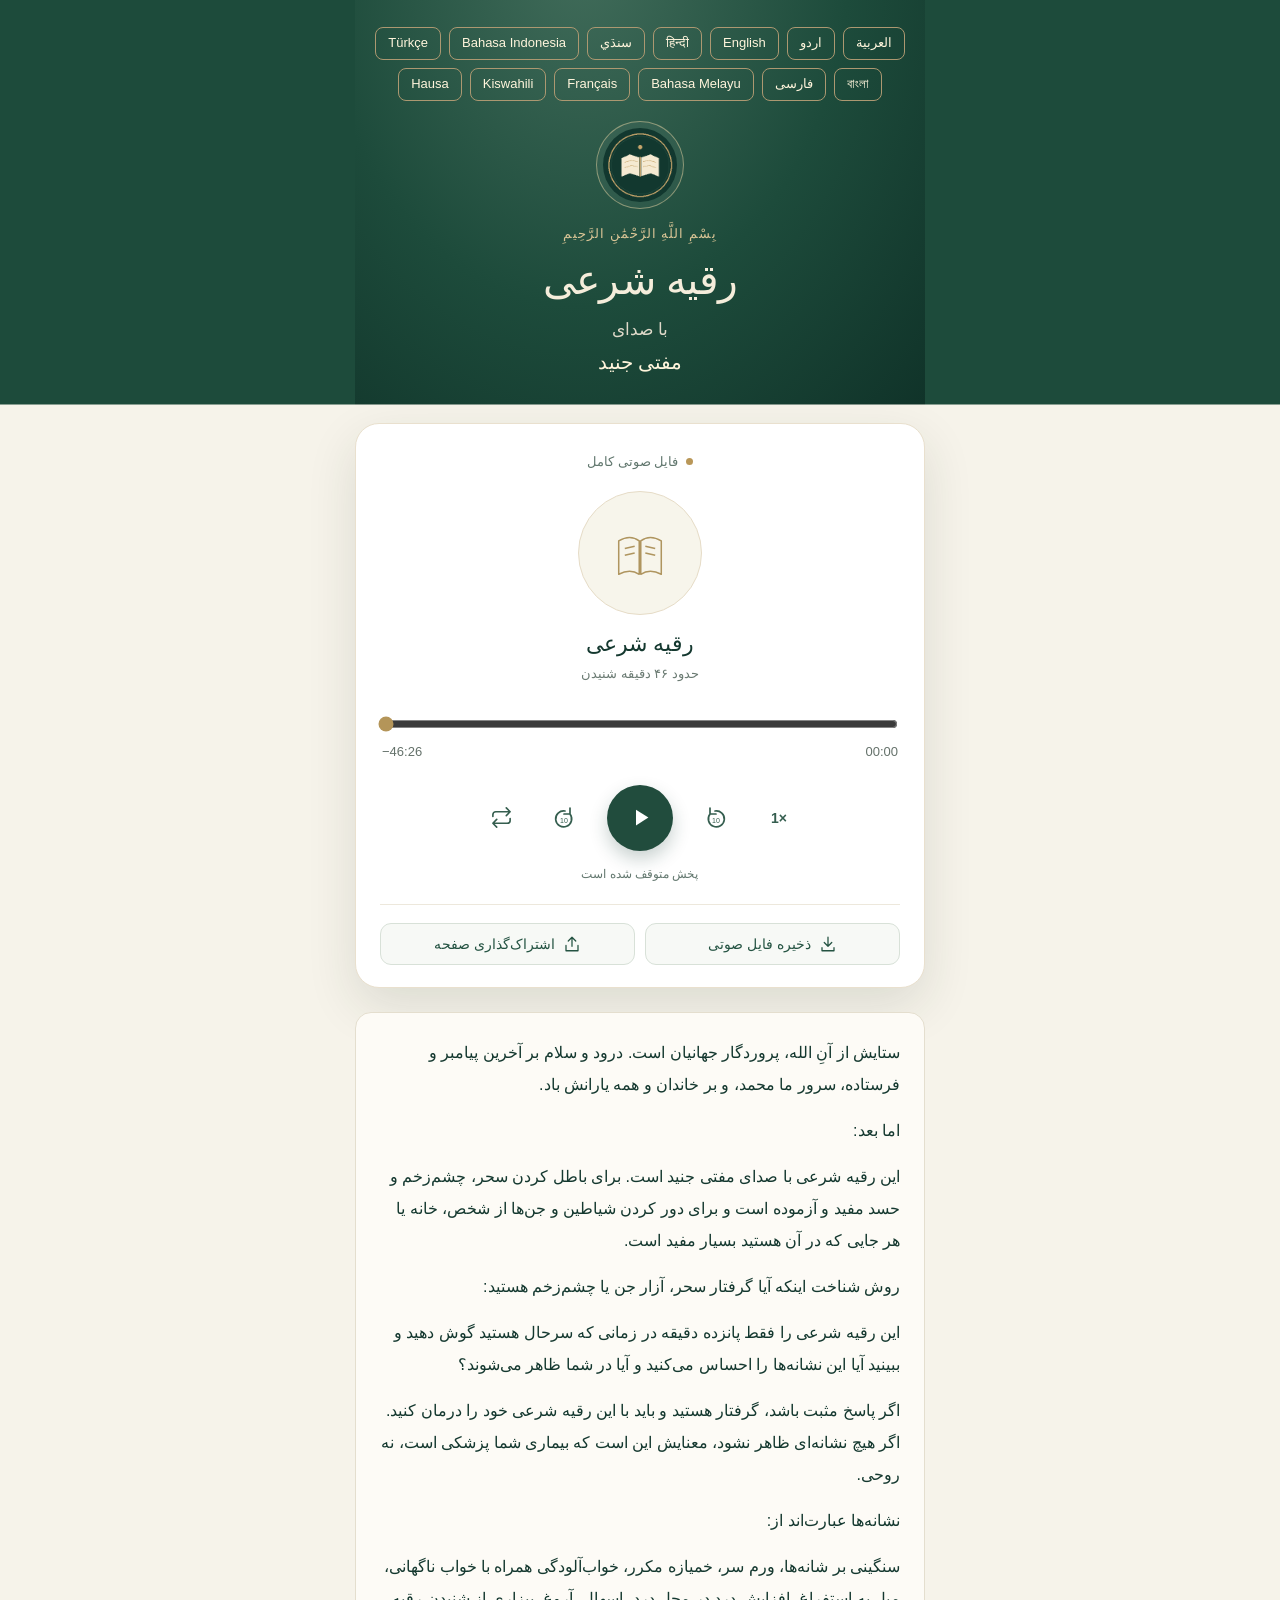
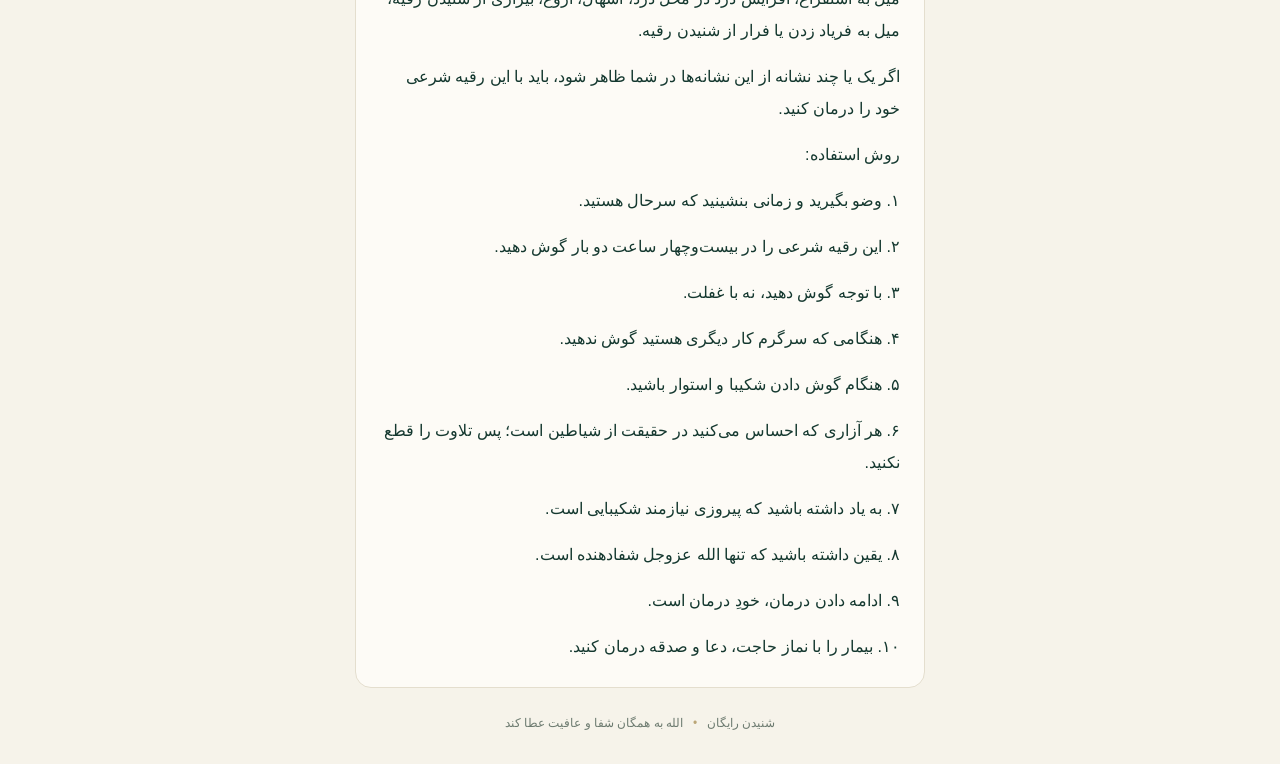
<file: fa.html>
<!doctype html>
<html lang="fa" dir="rtl">
<head>
<meta charset="utf-8">
<meta name="viewport" content="width=device-width,initial-scale=1,viewport-fit=cover">
<meta name="theme-color" content="#14392f">
<meta name="description" content="رقیه شرعی را با صدای مفتی جنید بشنوید. شنیدن رایگان و مستقیم.">
<meta property="og:title" content="رقیه شرعی | مفتی جنید">
<meta property="og:description" content="رقیه شرعی را با صدای مفتی جنید بشنوید.">
<meta property="og:type" content="website">
<link rel="icon" type="image/png" href="icon-192.png">
<link rel="apple-touch-icon" href="icon-192.png">
<link rel="manifest" href="manifest.webmanifest">
<link rel="stylesheet" href="style.css">
<title>رقیه شرعی | مفتی جنید</title>
</head>
<body>
<div class="skyline" aria-hidden="true"></div>
<main class="container">
 <header class="masthead"><nav class="languages" aria-label="Language"><a href="index.html" lang="ar" dir="rtl">العربية</a><a href="ur.html" lang="ur" dir="rtl">اردو</a><a href="en.html" lang="en" dir="ltr">English</a><a href="hi.html" lang="hi" dir="ltr">हिन्दी</a><a href="sd.html" lang="sd" dir="rtl">سنڌي</a><a href="id.html" lang="id" dir="ltr">Bahasa Indonesia</a><a href="tr.html" lang="tr" dir="ltr">Türkçe</a><a href="bn.html" lang="bn" dir="ltr">বাংলা</a><a href="fa.html" lang="fa" dir="rtl">فارسی</a><a href="ms.html" lang="ms" dir="ltr">Bahasa Melayu</a><a href="fr.html" lang="fr" dir="ltr">Français</a><a href="sw.html" lang="sw" dir="ltr">Kiswahili</a><a href="ha.html" lang="ha" dir="ltr">Hausa</a></nav>
  <div class="seal"><img src="icon-192.png" alt="نشان رقیه" width="74" height="74"></div>
  <p class="eyebrow">بِسْمِ اللَّهِ الرَّحْمَٰنِ الرَّحِيمِ</p>
  <h1>رقیه شرعی</h1>
  <p class="sheikh">با صدای<br><strong>مفتی جنید</strong></p>
 </header>
 <section class="player" aria-label="پخش‌کننده صوتی رقیه">
  <p class="rec-label"><span class="dot" aria-hidden="true"></span> فایل صوتی کامل</p>
  <div class="disk" aria-hidden="true"><svg viewBox="0 0 100 100" width="76" height="76"><path d="M22 34Q37 25 49 34V78Q37 70 22 78Z M78 34Q63 25 51 34V78Q63 70 78 78Z" stroke="currentColor" stroke-width="2" fill="none" stroke-linejoin="round"/><path d="M30 44L43 41M30 53L43 50M57 41L70 44M57 50L70 53" stroke="currentColor" stroke-width="2" fill="none"/></svg></div>
  <p class="track">رقیه شرعی</p>
  <p class="track-sub">حدود ۴۶ دقیقه شنیدن</p>
  <audio id="audio" src="ruqyah.mp3" preload="metadata" playsinline></audio>
  <div class="timeline">
    <input id="seek" type="range" min="0" max="1000" step="1" value="0" aria-label="موقعیت پخش">
    <div class="times"><span id="remaining">−46:26</span><span id="elapsed">00:00</span></div>
  </div>
  <div class="controls">
   <button type="button" id="repeat" class="icon-btn" aria-pressed="false" aria-label="تکرار فایل صوتی" title="تکرار فایل صوتی"><svg viewBox="0 0 24 24" width="23" height="23"><path d="M17 2l4 4-4 4M3 11V9a3 3 0 0 1 3-3h15M7 22l-4-4 4-4m14-1v2a3 3 0 0 1-3 3H3"/></svg></button>
   <button type="button" id="forward" class="icon-btn" aria-label="ده ثانیه جلو" title="۱۰ ثانیه جلو"><svg viewBox="0 0 24 24" width="24" height="24"><path d="M18 8a8 8 0 1 1-5-3M18 2v6h-6"/><text x="12" y="17" text-anchor="middle" font-size="7" stroke="none" fill="currentColor">10</text></svg></button>
   <button type="button" id="play" class="play-btn" aria-label="پخش"><svg id="play-icon" viewBox="0 0 24 24" width="27" height="27"><path d="M8 5v14l11-7z" fill="currentColor" stroke="none"/></svg></button>
   <button type="button" id="back" class="icon-btn" aria-label="ده ثانیه عقب" title="۱۰ ثانیه عقب"><svg viewBox="0 0 24 24" width="24" height="24"><path d="M6 8a8 8 0 1 0 5-3M6 2v6h6"/><text x="12" y="17" text-anchor="middle" font-size="7" stroke="none" fill="currentColor">10</text></svg></button>
   <button type="button" id="speed" class="icon-btn speed" aria-label="سرعت پخش" title="سرعت پخش">1×</button>
  </div>
  <div id="status" class="status" role="status" aria-live="polite">برای شنیدن رقیه دکمه پخش را بزنید</div>
  <div class="actions">
   <a class="action" href="ruqyah.mp3" download="ruqyah-mufti-junaid.mp3"><svg viewBox="0 0 24 24"><path d="M12 3v12m-5-5 5 5 5-5M4 17v4h16v-4"/></svg> ذخیره فایل صوتی</a>
   <button class="action" type="button" id="share"><svg viewBox="0 0 24 24"><path d="M12 15V3m-5 5 5-5 5 5M4 14v7h16v-7"/></svg> اشتراک‌گذاری صفحه</button>
  </div>
 </section>
 <section class="sheikh-text" aria-label="متن همراه"><p>ستایش از آنِ الله، پروردگار جهانیان است. درود و سلام بر آخرین پیامبر و فرستاده، سرور ما محمد، و بر خاندان و همه یارانش باد.</p><p>اما بعد:</p><p>این رقیه شرعی با صدای مفتی جنید است. برای باطل کردن سحر، چشم‌زخم و حسد مفید و آزموده است و برای دور کردن شیاطین و جن‌ها از شخص، خانه یا هر جایی که در آن هستید بسیار مفید است.</p><p>روش شناخت اینکه آیا گرفتار سحر، آزار جن یا چشم‌زخم هستید:</p><p>این رقیه شرعی را فقط پانزده دقیقه در زمانی که سرحال هستید گوش دهید و ببینید آیا این نشانه‌ها را احساس می‌کنید و آیا در شما ظاهر می‌شوند؟</p><p>اگر پاسخ مثبت باشد، گرفتار هستید و باید با این رقیه شرعی خود را درمان کنید. اگر هیچ نشانه‌ای ظاهر نشود، معنایش این است که بیماری شما پزشکی است، نه روحی.</p><p>نشانه‌ها عبارت‌اند از:</p><p>سنگینی بر شانه‌ها، ورم سر، خمیازه مکرر، خواب‌آلودگی همراه با خواب ناگهانی، میل به استفراغ، افزایش درد در محل درد، اسهال، آروغ، بیزاری از شنیدن رقیه، میل به فریاد زدن یا فرار از شنیدن رقیه.</p><p>اگر یک یا چند نشانه از این نشانه‌ها در شما ظاهر شود، باید با این رقیه شرعی خود را درمان کنید.</p><p>روش استفاده:</p><p>۱. وضو بگیرید و زمانی بنشینید که سرحال هستید.</p><p>۲. این رقیه شرعی را در بیست‌وچهار ساعت دو بار گوش دهید.</p><p>۳. با توجه گوش دهید، نه با غفلت.</p><p>۴. هنگامی که سرگرم کار دیگری هستید گوش ندهید.</p><p>۵. هنگام گوش دادن شکیبا و استوار باشید.</p><p>۶. هر آزاری که احساس می‌کنید در حقیقت از شیاطین است؛ پس تلاوت را قطع نکنید.</p><p>۷. به یاد داشته باشید که پیروزی نیازمند شکیبایی است.</p><p>۸. یقین داشته باشید که تنها الله عزوجل شفادهنده است.</p><p>۹. ادامه دادن درمان، خودِ درمان است.</p><p>۱۰. بیمار را با نماز حاجت، دعا و صدقه درمان کنید.</p></section>
 <footer><span>شنیدن رایگان</span><span class="sep" aria-hidden="true">•</span><span>الله به همگان شفا و عافیت عطا کند</span></footer>
</main>
<script src="script-fa.js" defer></script>
</body>
</html>
</file>
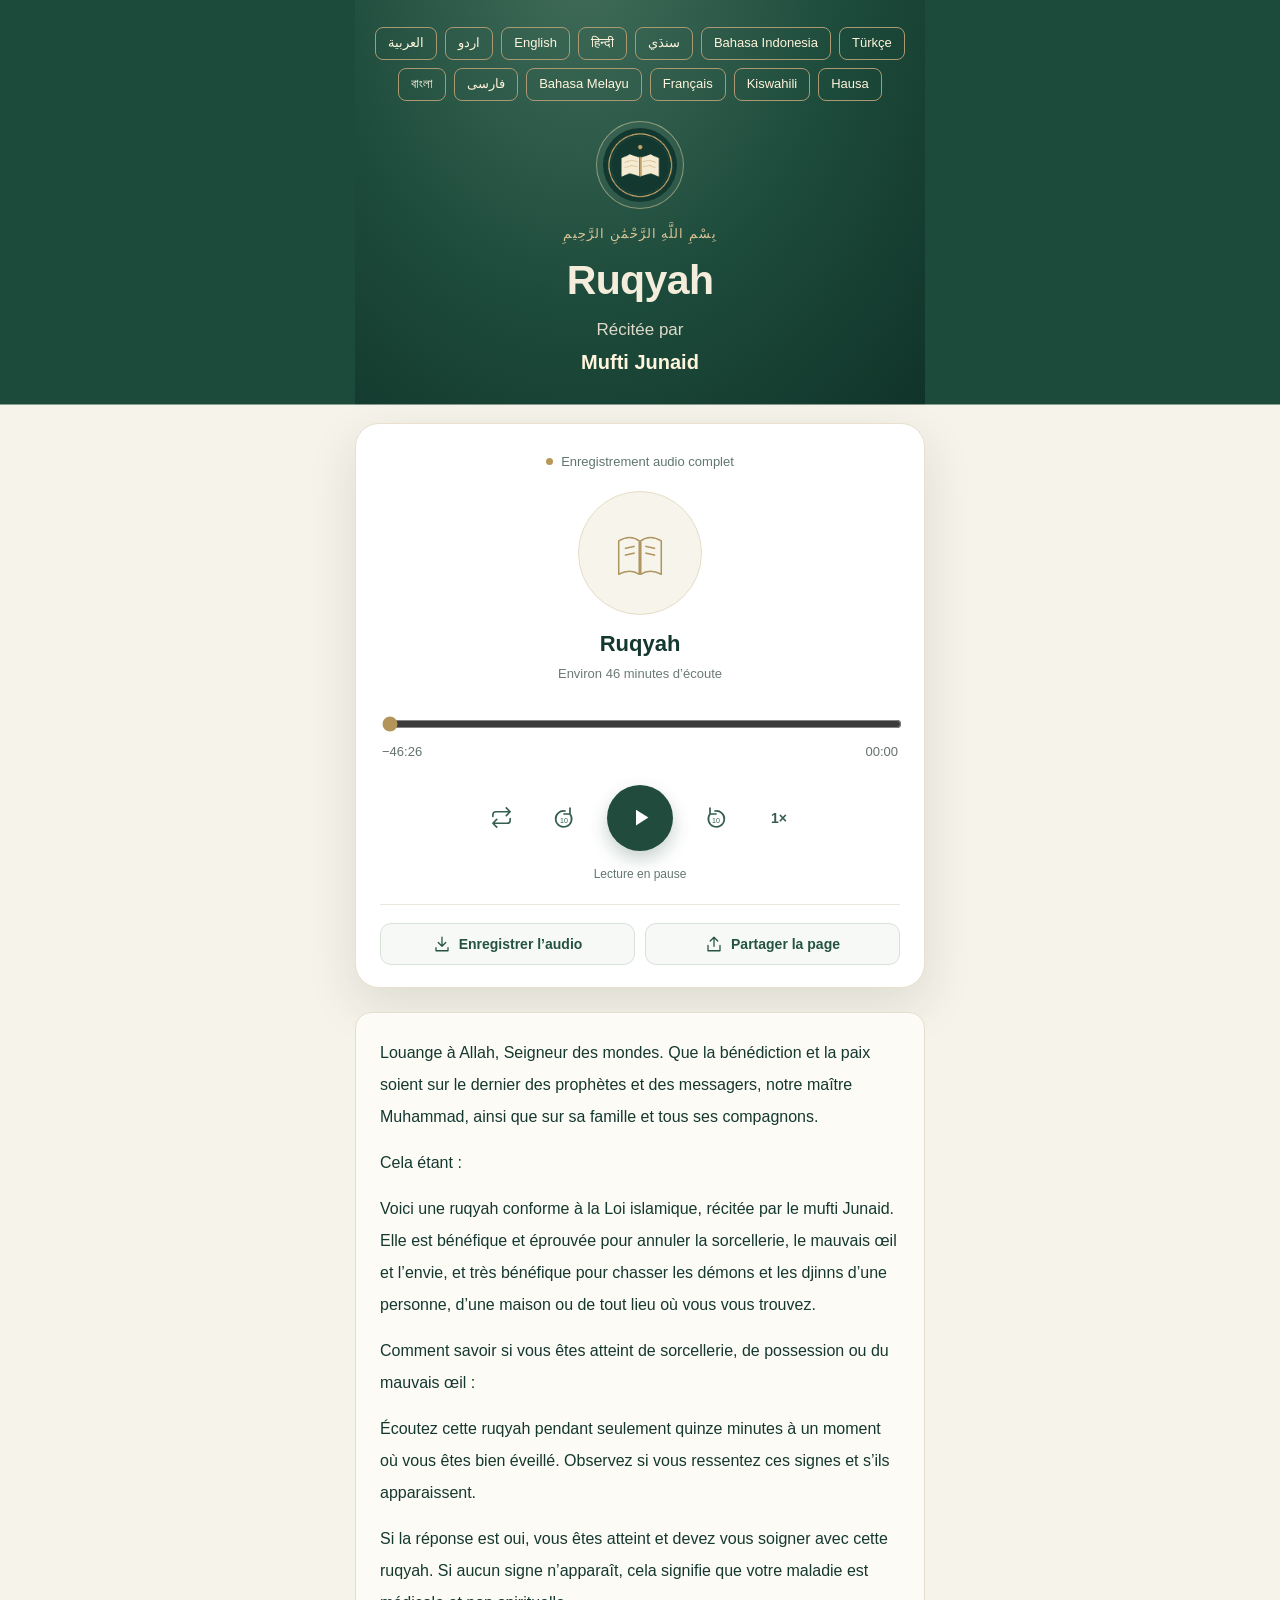
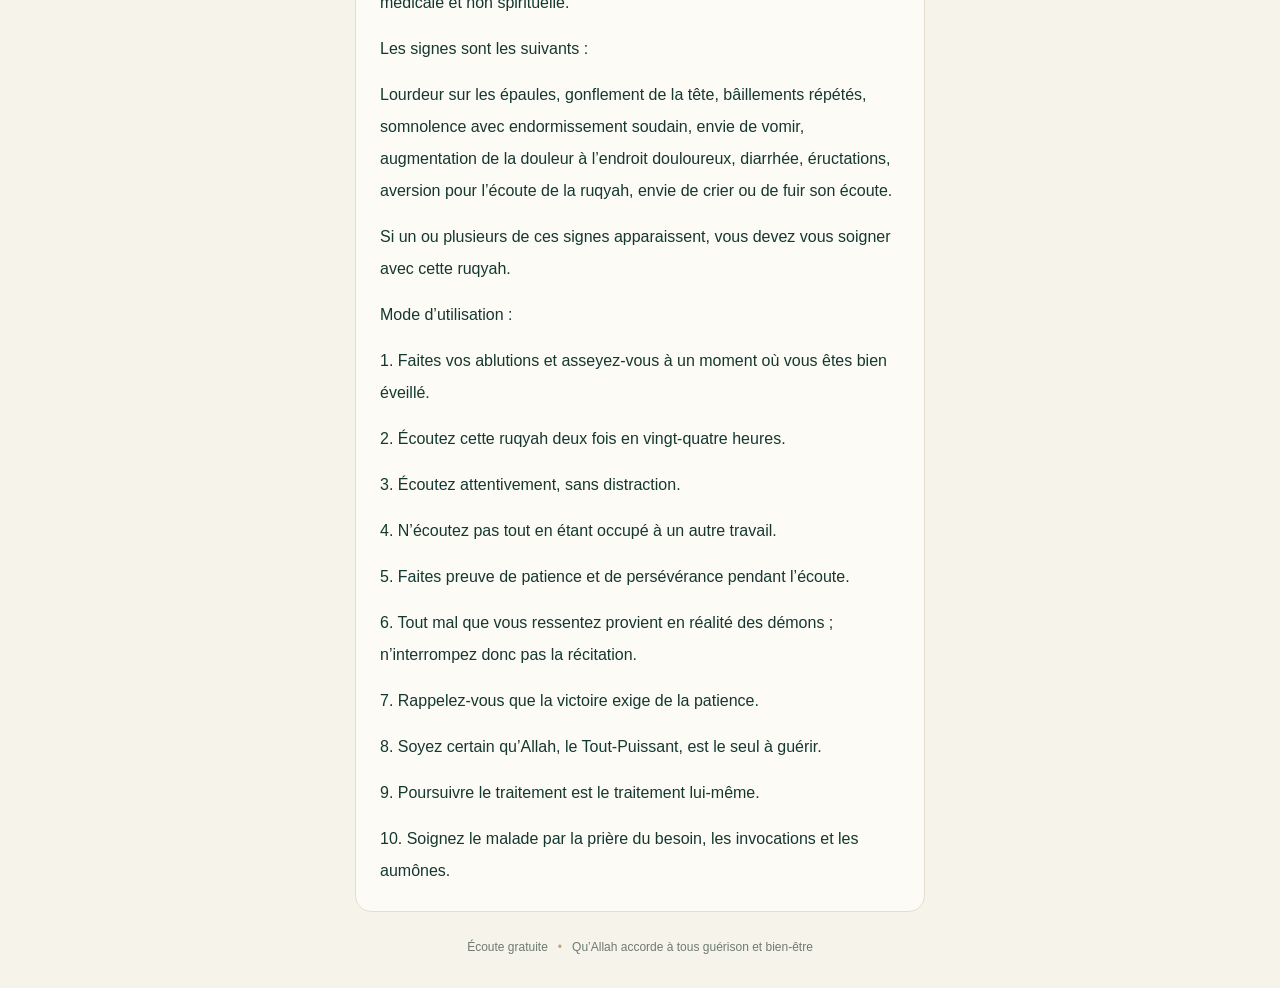
<file: fr.html>
<!doctype html>
<html lang="fr" dir="ltr">
<head>
<meta charset="utf-8">
<meta name="viewport" content="width=device-width,initial-scale=1,viewport-fit=cover">
<meta name="theme-color" content="#14392f">
<meta name="description" content="Écoutez la ruqyah récitée par le mufti Junaid. Écoute gratuite et directe.">
<meta property="og:title" content="Ruqyah | Mufti Junaid">
<meta property="og:description" content="Écoutez la ruqyah récitée par le mufti Junaid.">
<meta property="og:type" content="website">
<link rel="icon" type="image/png" href="icon-192.png">
<link rel="apple-touch-icon" href="icon-192.png">
<link rel="manifest" href="manifest.webmanifest">
<link rel="stylesheet" href="style.css">
<title>Ruqyah | Mufti Junaid</title>
</head>
<body>
<div class="skyline" aria-hidden="true"></div>
<main class="container">
 <header class="masthead"><nav class="languages" aria-label="Language"><a href="index.html" lang="ar" dir="rtl">العربية</a><a href="ur.html" lang="ur" dir="rtl">اردو</a><a href="en.html" lang="en" dir="ltr">English</a><a href="hi.html" lang="hi" dir="ltr">हिन्दी</a><a href="sd.html" lang="sd" dir="rtl">سنڌي</a><a href="id.html" lang="id" dir="ltr">Bahasa Indonesia</a><a href="tr.html" lang="tr" dir="ltr">Türkçe</a><a href="bn.html" lang="bn" dir="ltr">বাংলা</a><a href="fa.html" lang="fa" dir="rtl">فارسی</a><a href="ms.html" lang="ms" dir="ltr">Bahasa Melayu</a><a href="fr.html" lang="fr" dir="ltr">Français</a><a href="sw.html" lang="sw" dir="ltr">Kiswahili</a><a href="ha.html" lang="ha" dir="ltr">Hausa</a></nav>
  <div class="seal"><img src="icon-192.png" alt="Logo de la ruqyah" width="74" height="74"></div>
  <p class="eyebrow">بِسْمِ اللَّهِ الرَّحْمَٰنِ الرَّحِيمِ</p>
  <h1>Ruqyah</h1>
  <p class="sheikh">Récitée par<br><strong>Mufti Junaid</strong></p>
 </header>
 <section class="player" aria-label="Lecteur audio de ruqyah">
  <p class="rec-label"><span class="dot" aria-hidden="true"></span> Enregistrement audio complet</p>
  <div class="disk" aria-hidden="true"><svg viewBox="0 0 100 100" width="76" height="76"><path d="M22 34Q37 25 49 34V78Q37 70 22 78Z M78 34Q63 25 51 34V78Q63 70 78 78Z" stroke="currentColor" stroke-width="2" fill="none" stroke-linejoin="round"/><path d="M30 44L43 41M30 53L43 50M57 41L70 44M57 50L70 53" stroke="currentColor" stroke-width="2" fill="none"/></svg></div>
  <p class="track">Ruqyah</p>
  <p class="track-sub">Environ 46 minutes d’écoute</p>
  <audio id="audio" src="ruqyah.mp3" preload="metadata" playsinline></audio>
  <div class="timeline">
    <input id="seek" type="range" min="0" max="1000" step="1" value="0" aria-label="Position de lecture">
    <div class="times"><span id="remaining">−46:26</span><span id="elapsed">00:00</span></div>
  </div>
  <div class="controls">
   <button type="button" id="repeat" class="icon-btn" aria-pressed="false" aria-label="Répéter l’enregistrement" title="Répéter l’enregistrement"><svg viewBox="0 0 24 24" width="23" height="23"><path d="M17 2l4 4-4 4M3 11V9a3 3 0 0 1 3-3h15M7 22l-4-4 4-4m14-1v2a3 3 0 0 1-3 3H3"/></svg></button>
   <button type="button" id="forward" class="icon-btn" aria-label="Avancer de dix secondes" title="Avancer de 10 secondes"><svg viewBox="0 0 24 24" width="24" height="24"><path d="M18 8a8 8 0 1 1-5-3M18 2v6h-6"/><text x="12" y="17" text-anchor="middle" font-size="7" stroke="none" fill="currentColor">10</text></svg></button>
   <button type="button" id="play" class="play-btn" aria-label="Lecture"><svg id="play-icon" viewBox="0 0 24 24" width="27" height="27"><path d="M8 5v14l11-7z" fill="currentColor" stroke="none"/></svg></button>
   <button type="button" id="back" class="icon-btn" aria-label="Reculer de dix secondes" title="Reculer de 10 secondes"><svg viewBox="0 0 24 24" width="24" height="24"><path d="M6 8a8 8 0 1 0 5-3M6 2v6h6"/><text x="12" y="17" text-anchor="middle" font-size="7" stroke="none" fill="currentColor">10</text></svg></button>
   <button type="button" id="speed" class="icon-btn speed" aria-label="Vitesse de lecture" title="Vitesse de lecture">1×</button>
  </div>
  <div id="status" class="status" role="status" aria-live="polite">Appuyez sur Lecture pour écouter la ruqyah</div>
  <div class="actions">
   <a class="action" href="ruqyah.mp3" download="ruqyah-mufti-junaid.mp3"><svg viewBox="0 0 24 24"><path d="M12 3v12m-5-5 5 5 5-5M4 17v4h16v-4"/></svg> Enregistrer l’audio</a>
   <button class="action" type="button" id="share"><svg viewBox="0 0 24 24"><path d="M12 15V3m-5 5 5-5 5 5M4 14v7h16v-7"/></svg> Partager la page</button>
  </div>
 </section>
 <section class="sheikh-text" aria-label="Texte d’accompagnement"><p>Louange à Allah, Seigneur des mondes. Que la bénédiction et la paix soient sur le dernier des prophètes et des messagers, notre maître Muhammad, ainsi que sur sa famille et tous ses compagnons.</p><p>Cela étant :</p><p>Voici une ruqyah conforme à la Loi islamique, récitée par le mufti Junaid. Elle est bénéfique et éprouvée pour annuler la sorcellerie, le mauvais œil et l’envie, et très bénéfique pour chasser les démons et les djinns d’une personne, d’une maison ou de tout lieu où vous vous trouvez.</p><p>Comment savoir si vous êtes atteint de sorcellerie, de possession ou du mauvais œil :</p><p>Écoutez cette ruqyah pendant seulement quinze minutes à un moment où vous êtes bien éveillé. Observez si vous ressentez ces signes et s’ils apparaissent.</p><p>Si la réponse est oui, vous êtes atteint et devez vous soigner avec cette ruqyah. Si aucun signe n’apparaît, cela signifie que votre maladie est médicale et non spirituelle.</p><p>Les signes sont les suivants :</p><p>Lourdeur sur les épaules, gonflement de la tête, bâillements répétés, somnolence avec endormissement soudain, envie de vomir, augmentation de la douleur à l’endroit douloureux, diarrhée, éructations, aversion pour l’écoute de la ruqyah, envie de crier ou de fuir son écoute.</p><p>Si un ou plusieurs de ces signes apparaissent, vous devez vous soigner avec cette ruqyah.</p><p>Mode d’utilisation :</p><p>1. Faites vos ablutions et asseyez-vous à un moment où vous êtes bien éveillé.</p><p>2. Écoutez cette ruqyah deux fois en vingt-quatre heures.</p><p>3. Écoutez attentivement, sans distraction.</p><p>4. N’écoutez pas tout en étant occupé à un autre travail.</p><p>5. Faites preuve de patience et de persévérance pendant l’écoute.</p><p>6. Tout mal que vous ressentez provient en réalité des démons ; n’interrompez donc pas la récitation.</p><p>7. Rappelez-vous que la victoire exige de la patience.</p><p>8. Soyez certain qu’Allah, le Tout-Puissant, est le seul à guérir.</p><p>9. Poursuivre le traitement est le traitement lui-même.</p><p>10. Soignez le malade par la prière du besoin, les invocations et les aumônes.</p></section>
 <footer><span>Écoute gratuite</span><span class="sep" aria-hidden="true">•</span><span>Qu’Allah accorde à tous guérison et bien-être</span></footer>
</main>
<script src="script-fr.js" defer></script>
</body>
</html>
</file>
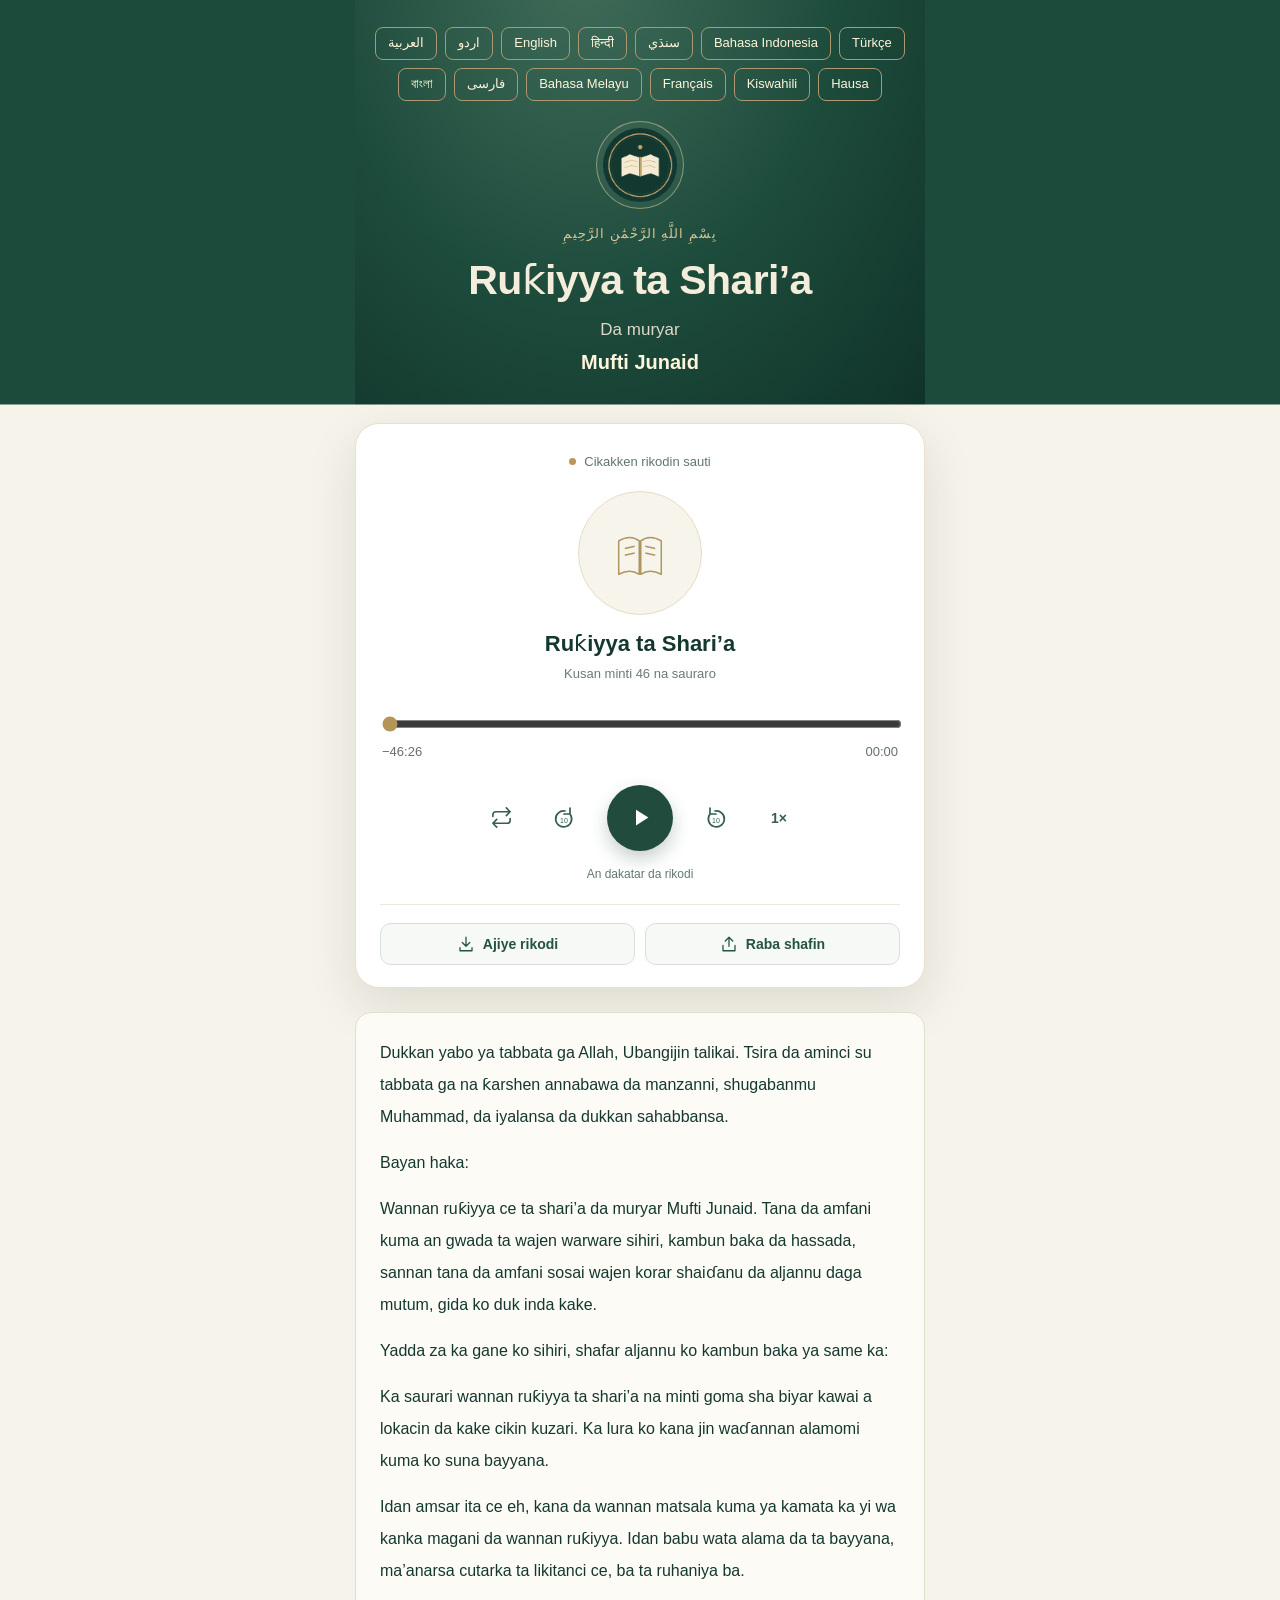
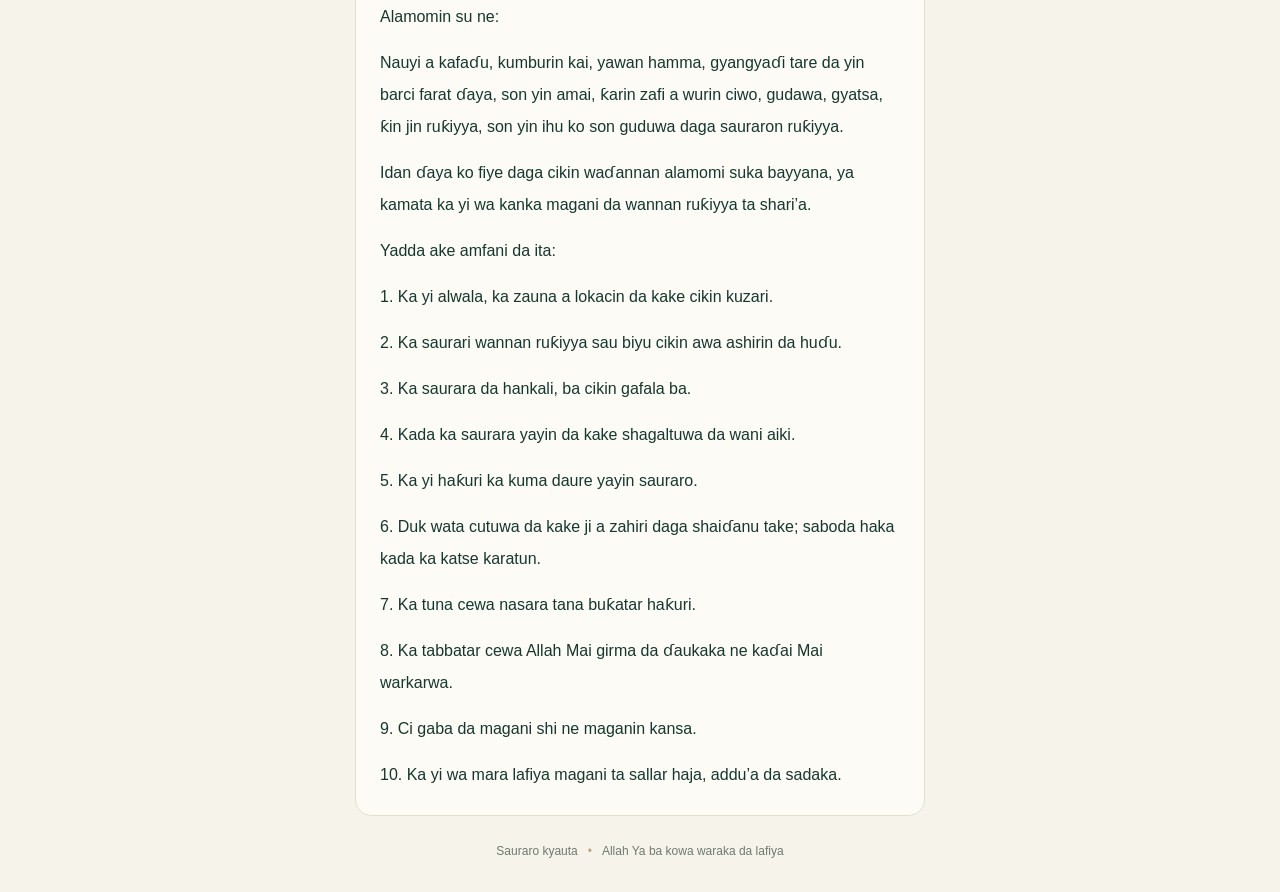
<file: ha.html>
<!doctype html>
<html lang="ha" dir="ltr">
<head>
<meta charset="utf-8">
<meta name="viewport" content="width=device-width,initial-scale=1,viewport-fit=cover">
<meta name="theme-color" content="#14392f">
<meta name="description" content="Saurari ruƙiyya ta shari’a da muryar Mufti Junaid. Sauraro kyauta kai tsaye.">
<meta property="og:title" content="Ruƙiyya ta Shari’a | Mufti Junaid">
<meta property="og:description" content="Saurari ruƙiyya ta shari’a da muryar Mufti Junaid.">
<meta property="og:type" content="website">
<link rel="icon" type="image/png" href="icon-192.png">
<link rel="apple-touch-icon" href="icon-192.png">
<link rel="manifest" href="manifest.webmanifest">
<link rel="stylesheet" href="style.css">
<title>Ruƙiyya ta Shari’a | Mufti Junaid</title>
</head>
<body>
<div class="skyline" aria-hidden="true"></div>
<main class="container">
 <header class="masthead"><nav class="languages" aria-label="Language"><a href="index.html" lang="ar" dir="rtl">العربية</a><a href="ur.html" lang="ur" dir="rtl">اردو</a><a href="en.html" lang="en" dir="ltr">English</a><a href="hi.html" lang="hi" dir="ltr">हिन्दी</a><a href="sd.html" lang="sd" dir="rtl">سنڌي</a><a href="id.html" lang="id" dir="ltr">Bahasa Indonesia</a><a href="tr.html" lang="tr" dir="ltr">Türkçe</a><a href="bn.html" lang="bn" dir="ltr">বাংলা</a><a href="fa.html" lang="fa" dir="rtl">فارسی</a><a href="ms.html" lang="ms" dir="ltr">Bahasa Melayu</a><a href="fr.html" lang="fr" dir="ltr">Français</a><a href="sw.html" lang="sw" dir="ltr">Kiswahili</a><a href="ha.html" lang="ha" dir="ltr">Hausa</a></nav>
  <div class="seal"><img src="icon-192.png" alt="Tambarin ruƙiyya" width="74" height="74"></div>
  <p class="eyebrow">بِسْمِ اللَّهِ الرَّحْمَٰنِ الرَّحِيمِ</p>
  <h1>Ruƙiyya ta Shari’a</h1>
  <p class="sheikh">Da muryar<br><strong>Mufti Junaid</strong></p>
 </header>
 <section class="player" aria-label="Na’urar kunna sautin ruƙiyya">
  <p class="rec-label"><span class="dot" aria-hidden="true"></span> Cikakken rikodin sauti</p>
  <div class="disk" aria-hidden="true"><svg viewBox="0 0 100 100" width="76" height="76"><path d="M22 34Q37 25 49 34V78Q37 70 22 78Z M78 34Q63 25 51 34V78Q63 70 78 78Z" stroke="currentColor" stroke-width="2" fill="none" stroke-linejoin="round"/><path d="M30 44L43 41M30 53L43 50M57 41L70 44M57 50L70 53" stroke="currentColor" stroke-width="2" fill="none"/></svg></div>
  <p class="track">Ruƙiyya ta Shari’a</p>
  <p class="track-sub">Kusan minti 46 na sauraro</p>
  <audio id="audio" src="ruqyah.mp3" preload="metadata" playsinline></audio>
  <div class="timeline">
    <input id="seek" type="range" min="0" max="1000" step="1" value="0" aria-label="Matsayin kunnawa">
    <div class="times"><span id="remaining">−46:26</span><span id="elapsed">00:00</span></div>
  </div>
  <div class="controls">
   <button type="button" id="repeat" class="icon-btn" aria-pressed="false" aria-label="Maimaita rikodi" title="Maimaita rikodi"><svg viewBox="0 0 24 24" width="23" height="23"><path d="M17 2l4 4-4 4M3 11V9a3 3 0 0 1 3-3h15M7 22l-4-4 4-4m14-1v2a3 3 0 0 1-3 3H3"/></svg></button>
   <button type="button" id="forward" class="icon-btn" aria-label="Gaba da daƙiƙa goma" title="Gaba da daƙiƙa 10"><svg viewBox="0 0 24 24" width="24" height="24"><path d="M18 8a8 8 0 1 1-5-3M18 2v6h-6"/><text x="12" y="17" text-anchor="middle" font-size="7" stroke="none" fill="currentColor">10</text></svg></button>
   <button type="button" id="play" class="play-btn" aria-label="Kunna"><svg id="play-icon" viewBox="0 0 24 24" width="27" height="27"><path d="M8 5v14l11-7z" fill="currentColor" stroke="none"/></svg></button>
   <button type="button" id="back" class="icon-btn" aria-label="Baya da daƙiƙa goma" title="Baya da daƙiƙa 10"><svg viewBox="0 0 24 24" width="24" height="24"><path d="M6 8a8 8 0 1 0 5-3M6 2v6h6"/><text x="12" y="17" text-anchor="middle" font-size="7" stroke="none" fill="currentColor">10</text></svg></button>
   <button type="button" id="speed" class="icon-btn speed" aria-label="Saurin kunnawa" title="Saurin kunnawa">1×</button>
  </div>
  <div id="status" class="status" role="status" aria-live="polite">Danna kunna don sauraron ruƙiyya</div>
  <div class="actions">
   <a class="action" href="ruqyah.mp3" download="ruqyah-mufti-junaid.mp3"><svg viewBox="0 0 24 24"><path d="M12 3v12m-5-5 5 5 5-5M4 17v4h16v-4"/></svg> Ajiye rikodi</a>
   <button class="action" type="button" id="share"><svg viewBox="0 0 24 24"><path d="M12 15V3m-5 5 5-5 5 5M4 14v7h16v-7"/></svg> Raba shafin</button>
  </div>
 </section>
 <section class="sheikh-text" aria-label="Rubutun da ke tare"><p>Dukkan yabo ya tabbata ga Allah, Ubangijin talikai. Tsira da aminci su tabbata ga na ƙarshen annabawa da manzanni, shugabanmu Muhammad, da iyalansa da dukkan sahabbansa.</p><p>Bayan haka:</p><p>Wannan ruƙiyya ce ta shari’a da muryar Mufti Junaid. Tana da amfani kuma an gwada ta wajen warware sihiri, kambun baka da hassada, sannan tana da amfani sosai wajen korar shaiɗanu da aljannu daga mutum, gida ko duk inda kake.</p><p>Yadda za ka gane ko sihiri, shafar aljannu ko kambun baka ya same ka:</p><p>Ka saurari wannan ruƙiyya ta shari’a na minti goma sha biyar kawai a lokacin da kake cikin kuzari. Ka lura ko kana jin waɗannan alamomi kuma ko suna bayyana.</p><p>Idan amsar ita ce eh, kana da wannan matsala kuma ya kamata ka yi wa kanka magani da wannan ruƙiyya. Idan babu wata alama da ta bayyana, ma’anarsa cutarka ta likitanci ce, ba ta ruhaniya ba.</p><p>Alamomin su ne:</p><p>Nauyi a kafaɗu, kumburin kai, yawan hamma, gyangyaɗi tare da yin barci farat ɗaya, son yin amai, ƙarin zafi a wurin ciwo, gudawa, gyatsa, ƙin jin ruƙiyya, son yin ihu ko son guduwa daga sauraron ruƙiyya.</p><p>Idan ɗaya ko fiye daga cikin waɗannan alamomi suka bayyana, ya kamata ka yi wa kanka magani da wannan ruƙiyya ta shari’a.</p><p>Yadda ake amfani da ita:</p><p>1. Ka yi alwala, ka zauna a lokacin da kake cikin kuzari.</p><p>2. Ka saurari wannan ruƙiyya sau biyu cikin awa ashirin da huɗu.</p><p>3. Ka saurara da hankali, ba cikin gafala ba.</p><p>4. Kada ka saurara yayin da kake shagaltuwa da wani aiki.</p><p>5. Ka yi haƙuri ka kuma daure yayin sauraro.</p><p>6. Duk wata cutuwa da kake ji a zahiri daga shaiɗanu take; saboda haka kada ka katse karatun.</p><p>7. Ka tuna cewa nasara tana buƙatar haƙuri.</p><p>8. Ka tabbatar cewa Allah Mai girma da ɗaukaka ne kaɗai Mai warkarwa.</p><p>9. Ci gaba da magani shi ne maganin kansa.</p><p>10. Ka yi wa mara lafiya magani ta sallar haja, addu’a da sadaka.</p></section>
 <footer><span>Sauraro kyauta</span><span class="sep" aria-hidden="true">•</span><span>Allah Ya ba kowa waraka da lafiya</span></footer>
</main>
<script src="script-ha.js" defer></script>
</body>
</html>
</file>
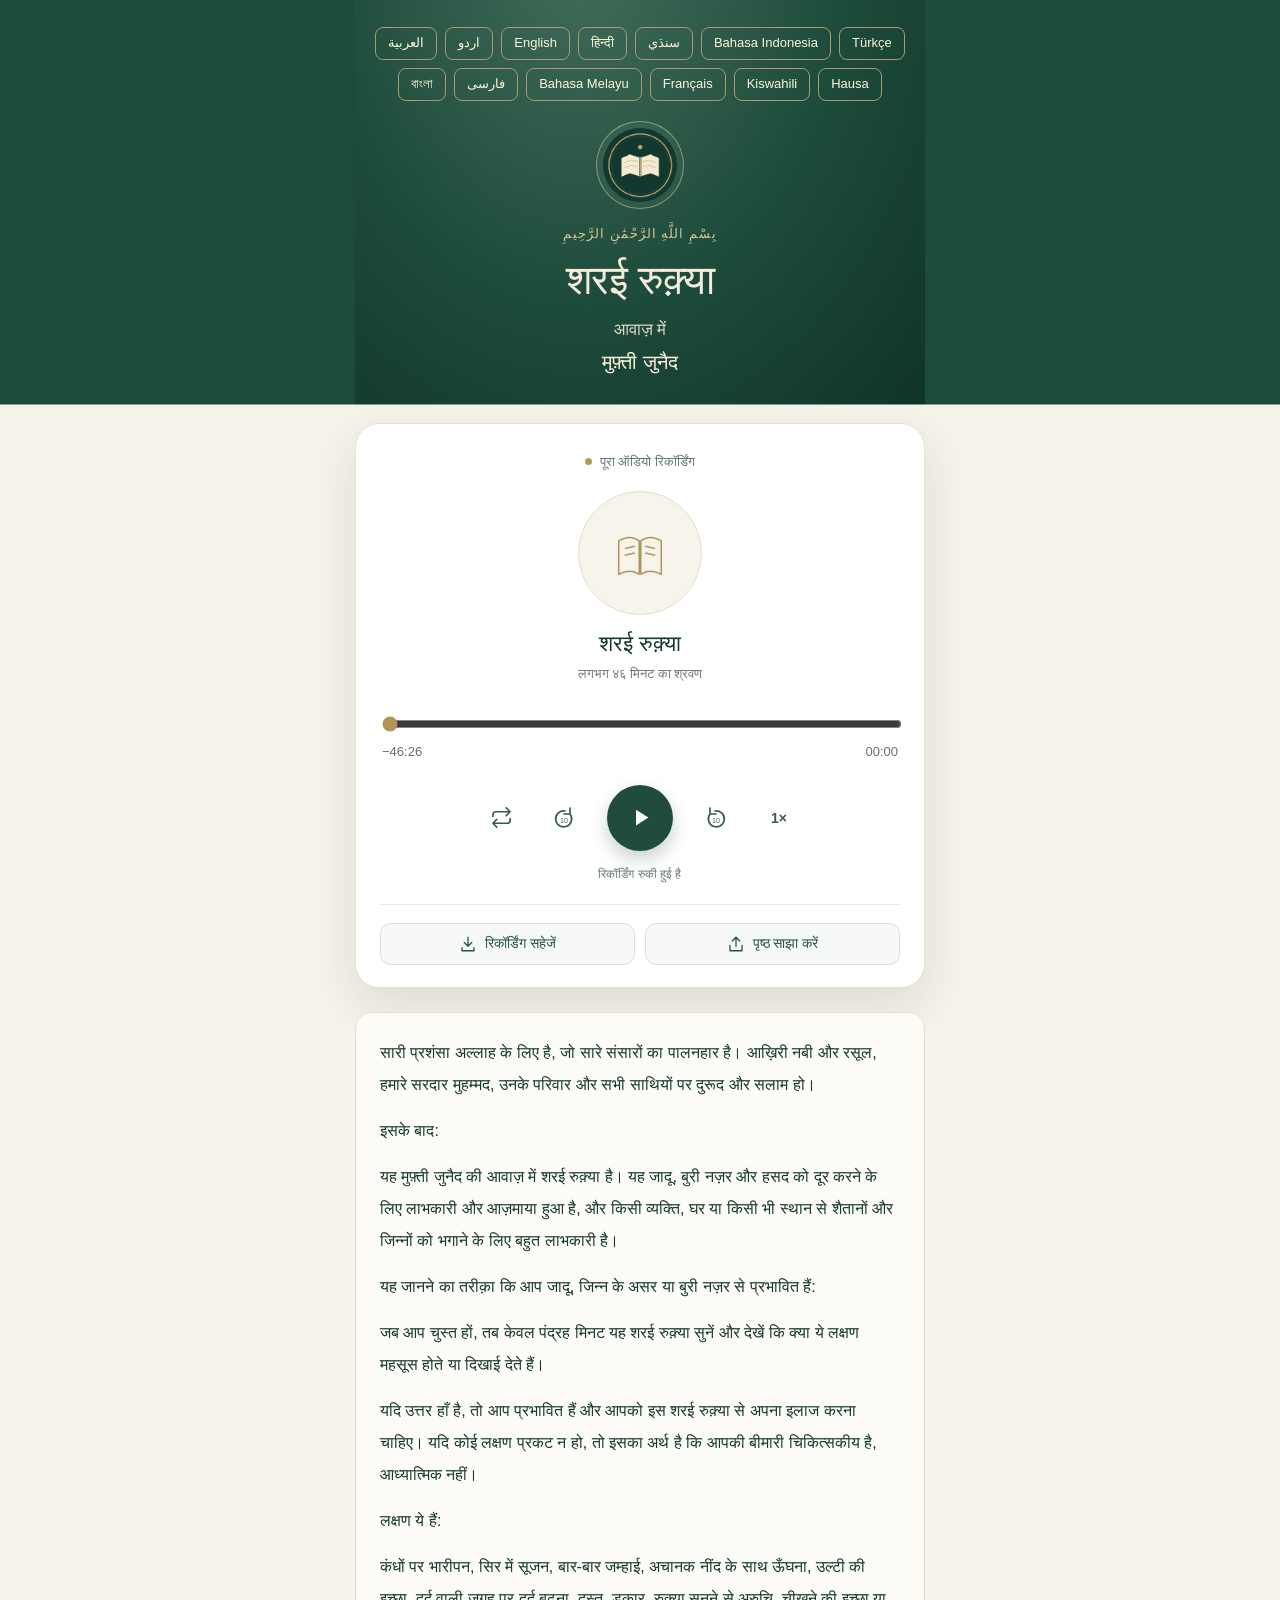
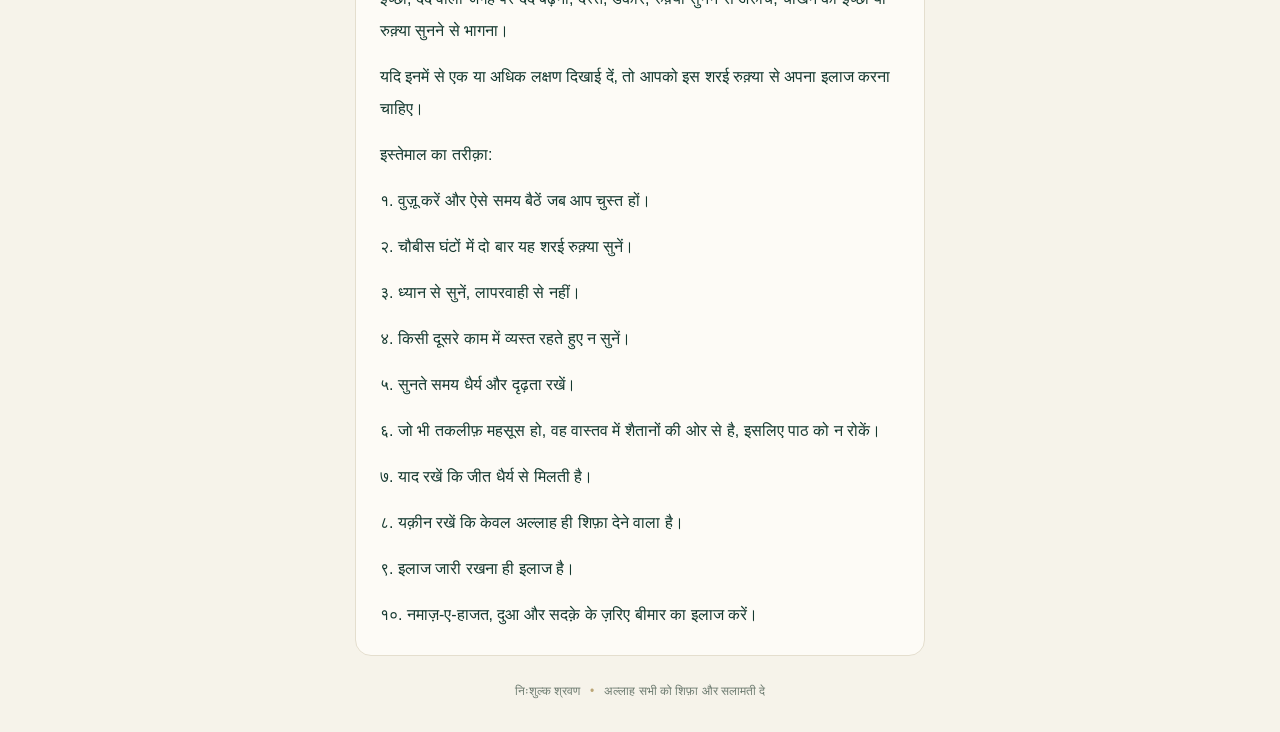
<file: hi.html>
<!doctype html>
<html lang="hi" dir="ltr">
<head>
<meta charset="utf-8">
<meta name="viewport" content="width=device-width,initial-scale=1,viewport-fit=cover">
<meta name="theme-color" content="#14392f">
<meta name="description" content="मुफ़्ती जुनैद की आवाज़ में शरई रुक़्या सुनें। निःशुल्क और सीधा श्रवण।">
<meta property="og:title" content="शरई रुक़्या | मुफ़्ती जुनैद">
<meta property="og:description" content="मुफ़्ती जुनैद की आवाज़ में शरई रुक़्या सुनें।">
<meta property="og:type" content="website">
<link rel="icon" type="image/png" href="icon-192.png">
<link rel="apple-touch-icon" href="icon-192.png">
<link rel="manifest" href="manifest.webmanifest">
<link rel="stylesheet" href="style.css">
<title>शरई रुक़्या | मुफ़्ती जुनैद</title>
</head>
<body>
<div class="skyline" aria-hidden="true"></div>
<main class="container">
 <header class="masthead"><nav class="languages" aria-label="Language"><a href="index.html" lang="ar" dir="rtl">العربية</a><a href="ur.html" lang="ur" dir="rtl">اردو</a><a href="en.html" lang="en" dir="ltr">English</a><a href="hi.html" lang="hi" dir="ltr">हिन्दी</a><a href="sd.html" lang="sd" dir="rtl">سنڌي</a><a href="id.html" lang="id" dir="ltr">Bahasa Indonesia</a><a href="tr.html" lang="tr" dir="ltr">Türkçe</a><a href="bn.html" lang="bn" dir="ltr">বাংলা</a><a href="fa.html" lang="fa" dir="rtl">فارسی</a><a href="ms.html" lang="ms" dir="ltr">Bahasa Melayu</a><a href="fr.html" lang="fr" dir="ltr">Français</a><a href="sw.html" lang="sw" dir="ltr">Kiswahili</a><a href="ha.html" lang="ha" dir="ltr">Hausa</a></nav>
  <div class="seal"><img src="icon-192.png" alt="रुक़्या का चिह्न" width="74" height="74"></div>
  <p class="eyebrow">بِسْمِ اللَّهِ الرَّحْمَٰنِ الرَّحِيمِ</p>
  <h1>शरई रुक़्या</h1>
  <p class="sheikh">आवाज़ में<br><strong>मुफ़्ती जुनैद</strong></p>
 </header>
 <section class="player" aria-label="रुक़्या ऑडियो प्लेयर">
  <p class="rec-label"><span class="dot" aria-hidden="true"></span> पूरा ऑडियो रिकॉर्डिंग</p>
  <div class="disk" aria-hidden="true"><svg viewBox="0 0 100 100" width="76" height="76"><path d="M22 34Q37 25 49 34V78Q37 70 22 78Z M78 34Q63 25 51 34V78Q63 70 78 78Z" stroke="currentColor" stroke-width="2" fill="none" stroke-linejoin="round"/><path d="M30 44L43 41M30 53L43 50M57 41L70 44M57 50L70 53" stroke="currentColor" stroke-width="2" fill="none"/></svg></div>
  <p class="track">शरई रुक़्या</p>
  <p class="track-sub">लगभग ४६ मिनट का श्रवण</p>
  <audio id="audio" src="ruqyah.mp3" preload="metadata" playsinline></audio>
  <div class="timeline">
    <input id="seek" type="range" min="0" max="1000" step="1" value="0" aria-label="प्लेबैक की स्थिति">
    <div class="times"><span id="remaining">−46:26</span><span id="elapsed">00:00</span></div>
  </div>
  <div class="controls">
   <button type="button" id="repeat" class="icon-btn" aria-pressed="false" aria-label="रिकॉर्डिंग दोहराएँ" title="रिकॉर्डिंग दोहराएँ"><svg viewBox="0 0 24 24" width="23" height="23"><path d="M17 2l4 4-4 4M3 11V9a3 3 0 0 1 3-3h15M7 22l-4-4 4-4m14-1v2a3 3 0 0 1-3 3H3"/></svg></button>
   <button type="button" id="forward" class="icon-btn" aria-label="दस सेकंड आगे" title="१० सेकंड आगे"><svg viewBox="0 0 24 24" width="24" height="24"><path d="M18 8a8 8 0 1 1-5-3M18 2v6h-6"/><text x="12" y="17" text-anchor="middle" font-size="7" stroke="none" fill="currentColor">10</text></svg></button>
   <button type="button" id="play" class="play-btn" aria-label="चलाएँ"><svg id="play-icon" viewBox="0 0 24 24" width="27" height="27"><path d="M8 5v14l11-7z" fill="currentColor" stroke="none"/></svg></button>
   <button type="button" id="back" class="icon-btn" aria-label="दस सेकंड पीछे" title="१० सेकंड पीछे"><svg viewBox="0 0 24 24" width="24" height="24"><path d="M6 8a8 8 0 1 0 5-3M6 2v6h6"/><text x="12" y="17" text-anchor="middle" font-size="7" stroke="none" fill="currentColor">10</text></svg></button>
   <button type="button" id="speed" class="icon-btn speed" aria-label="चलाने की गति" title="चलाने की गति">1×</button>
  </div>
  <div id="status" class="status" role="status" aria-live="polite">रुक़्या सुनने के लिए चलाएँ दबाएँ</div>
  <div class="actions">
   <a class="action" href="ruqyah.mp3" download="ruqyah-mufti-junaid.mp3"><svg viewBox="0 0 24 24"><path d="M12 3v12m-5-5 5 5 5-5M4 17v4h16v-4"/></svg> रिकॉर्डिंग सहेजें</a>
   <button class="action" type="button" id="share"><svg viewBox="0 0 24 24"><path d="M12 15V3m-5 5 5-5 5 5M4 14v7h16v-7"/></svg> पृष्ठ साझा करें</button>
  </div>
 </section>
 <section class="sheikh-text" aria-label="साथ दिया गया पाठ"><p>सारी प्रशंसा अल्लाह के लिए है, जो सारे संसारों का पालनहार है। आख़िरी नबी और रसूल, हमारे सरदार मुहम्मद, उनके परिवार और सभी साथियों पर दुरूद और सलाम हो।</p><p>इसके बाद:</p><p>यह मुफ़्ती जुनैद की आवाज़ में शरई रुक़्या है। यह जादू, बुरी नज़र और हसद को दूर करने के लिए लाभकारी और आज़माया हुआ है, और किसी व्यक्ति, घर या किसी भी स्थान से शैतानों और जिन्नों को भगाने के लिए बहुत लाभकारी है।</p><p>यह जानने का तरीक़ा कि आप जादू, जिन्न के असर या बुरी नज़र से प्रभावित हैं:</p><p>जब आप चुस्त हों, तब केवल पंद्रह मिनट यह शरई रुक़्या सुनें और देखें कि क्या ये लक्षण महसूस होते या दिखाई देते हैं।</p><p>यदि उत्तर हाँ है, तो आप प्रभावित हैं और आपको इस शरई रुक़्या से अपना इलाज करना चाहिए। यदि कोई लक्षण प्रकट न हो, तो इसका अर्थ है कि आपकी बीमारी चिकित्सकीय है, आध्यात्मिक नहीं।</p><p>लक्षण ये हैं:</p><p>कंधों पर भारीपन, सिर में सूजन, बार-बार जम्हाई, अचानक नींद के साथ ऊँघना, उल्टी की इच्छा, दर्द वाली जगह पर दर्द बढ़ना, दस्त, डकार, रुक़्या सुनने से अरुचि, चीखने की इच्छा या रुक़्या सुनने से भागना।</p><p>यदि इनमें से एक या अधिक लक्षण दिखाई दें, तो आपको इस शरई रुक़्या से अपना इलाज करना चाहिए।</p><p>इस्तेमाल का तरीक़ा:</p><p>१. वुज़ू करें और ऐसे समय बैठें जब आप चुस्त हों।</p><p>२. चौबीस घंटों में दो बार यह शरई रुक़्या सुनें।</p><p>३. ध्यान से सुनें, लापरवाही से नहीं।</p><p>४. किसी दूसरे काम में व्यस्त रहते हुए न सुनें।</p><p>५. सुनते समय धैर्य और दृढ़ता रखें।</p><p>६. जो भी तकलीफ़ महसूस हो, वह वास्तव में शैतानों की ओर से है, इसलिए पाठ को न रोकें।</p><p>७. याद रखें कि जीत धैर्य से मिलती है।</p><p>८. यक़ीन रखें कि केवल अल्लाह ही शिफ़ा देने वाला है।</p><p>९. इलाज जारी रखना ही इलाज है।</p><p>१०. नमाज़-ए-हाजत, दुआ और सदक़े के ज़रिए बीमार का इलाज करें।</p></section>
 <footer><span>निःशुल्क श्रवण</span><span class="sep" aria-hidden="true">•</span><span>अल्लाह सभी को शिफ़ा और सलामती दे</span></footer>
</main>
<script src="script-hi.js" defer></script>
</body>
</html>
</file>
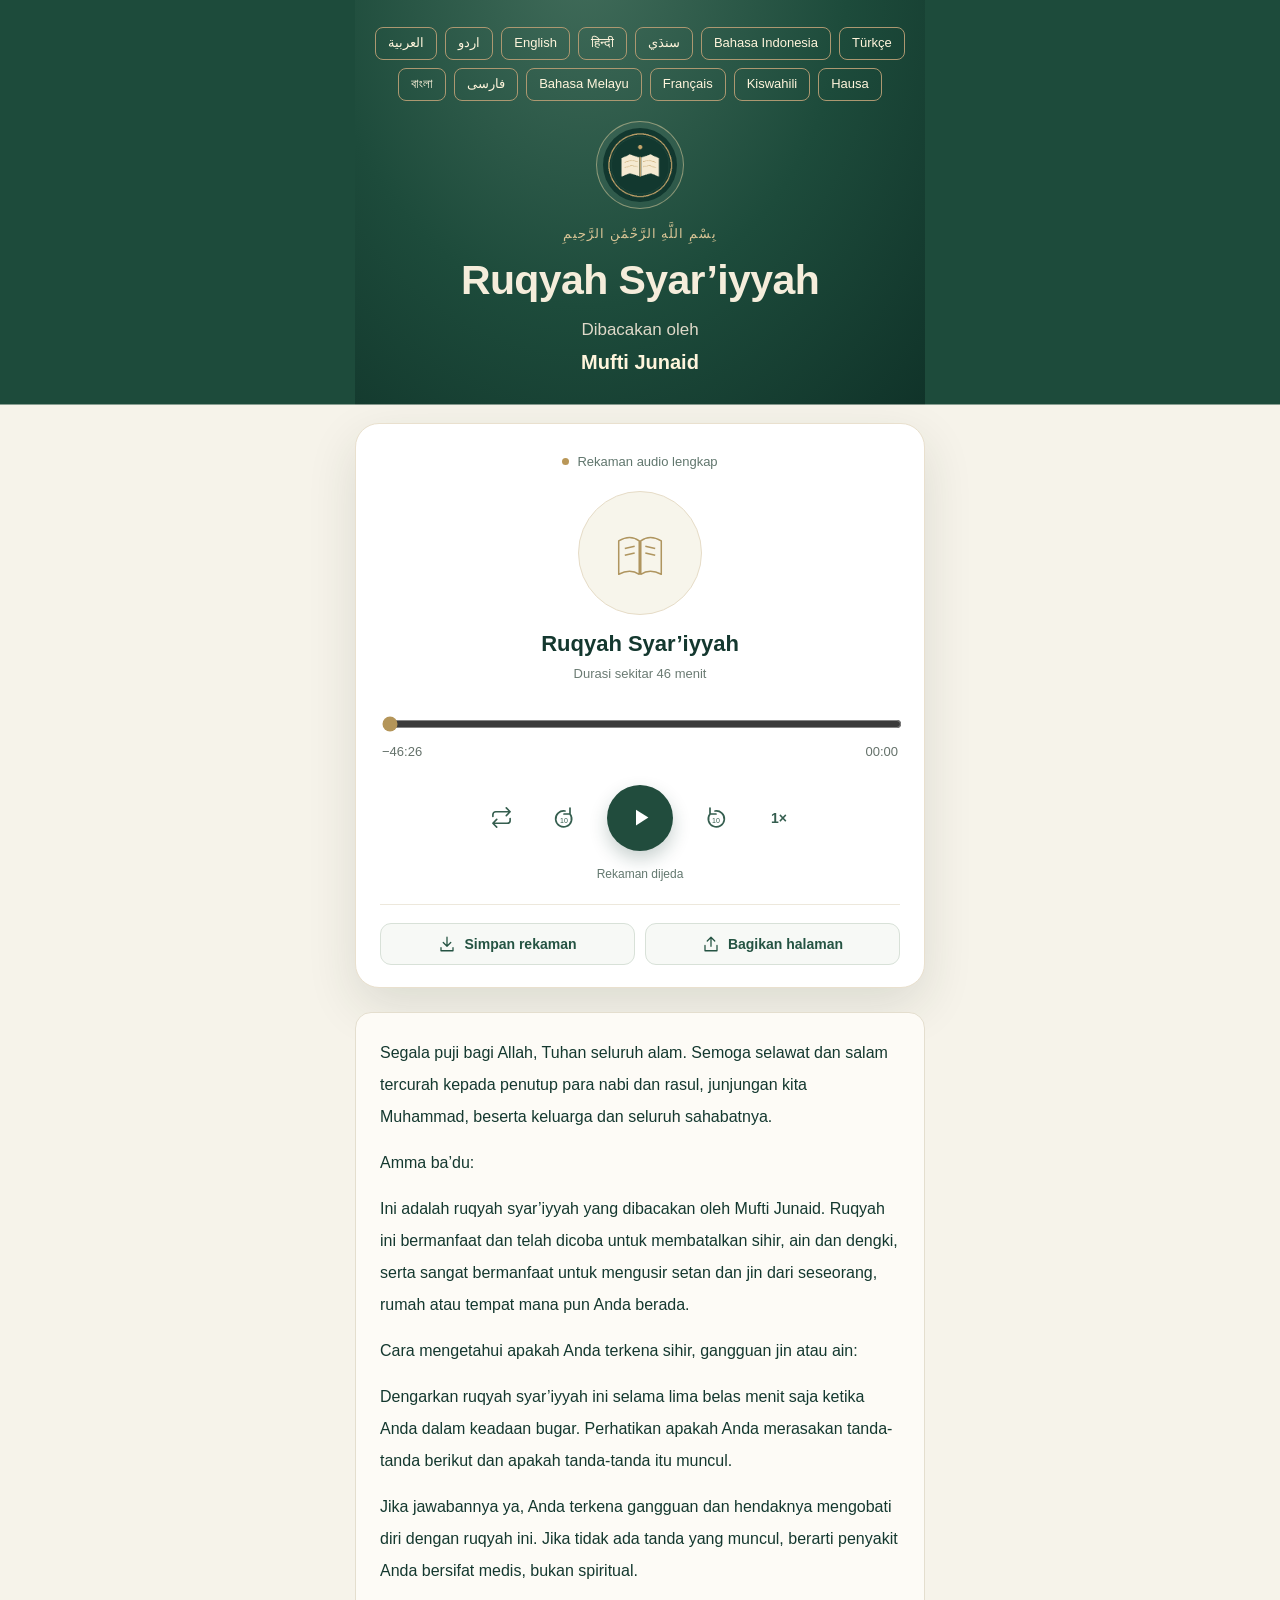
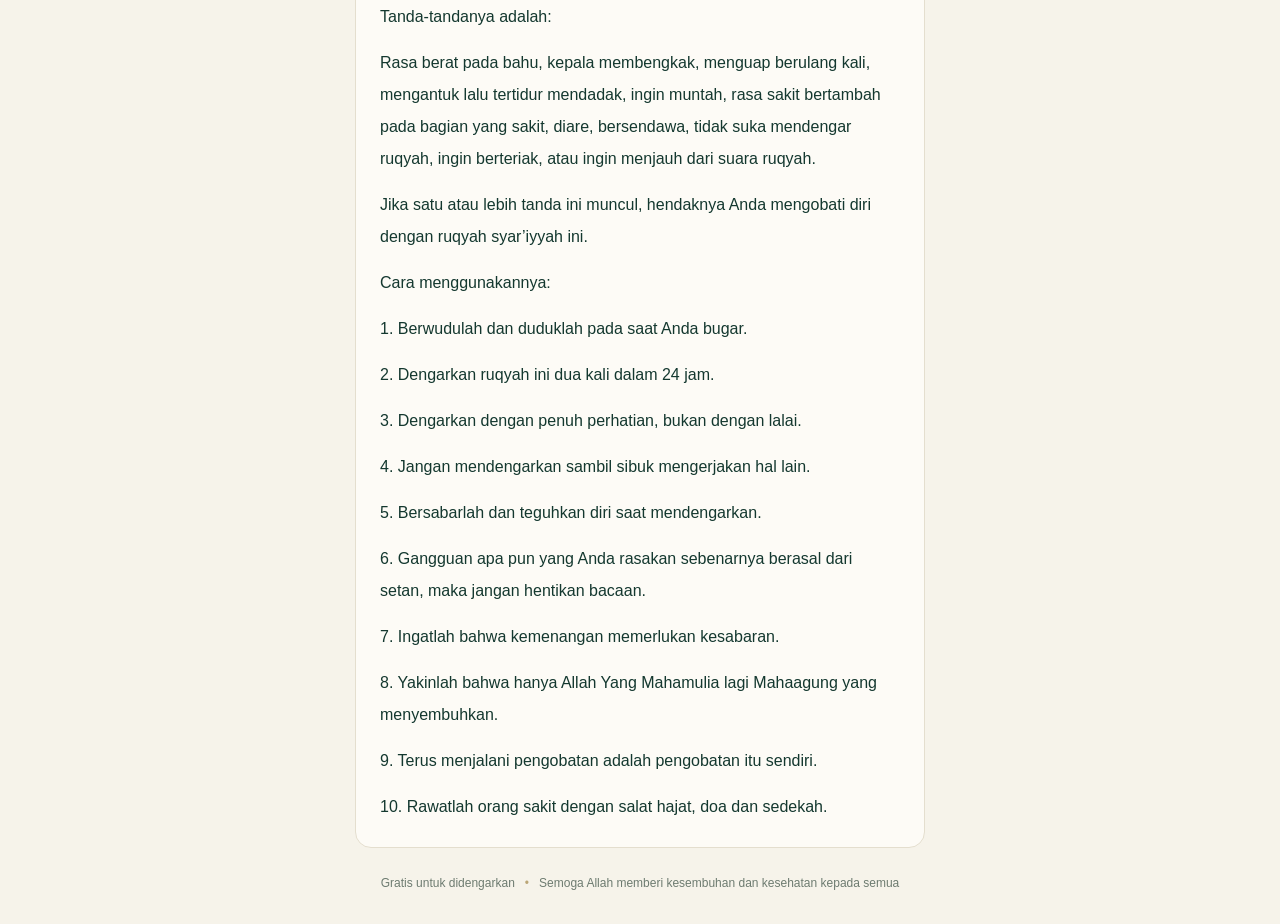
<file: id.html>
<!doctype html>
<html lang="id" dir="ltr">
<head>
<meta charset="utf-8">
<meta name="viewport" content="width=device-width,initial-scale=1,viewport-fit=cover">
<meta name="theme-color" content="#14392f">
<meta name="description" content="Dengarkan ruqyah syar’iyyah oleh Mufti Junaid. Gratis dan langsung.">
<meta property="og:title" content="Ruqyah Syar’iyyah | Mufti Junaid">
<meta property="og:description" content="Dengarkan ruqyah syar’iyyah oleh Mufti Junaid.">
<meta property="og:type" content="website">
<link rel="icon" type="image/png" href="icon-192.png">
<link rel="apple-touch-icon" href="icon-192.png">
<link rel="manifest" href="manifest.webmanifest">
<link rel="stylesheet" href="style.css">
<title>Ruqyah Syar’iyyah | Mufti Junaid</title>
</head>
<body>
<div class="skyline" aria-hidden="true"></div>
<main class="container">
 <header class="masthead"><nav class="languages" aria-label="Language"><a href="index.html" lang="ar" dir="rtl">العربية</a><a href="ur.html" lang="ur" dir="rtl">اردو</a><a href="en.html" lang="en" dir="ltr">English</a><a href="hi.html" lang="hi" dir="ltr">हिन्दी</a><a href="sd.html" lang="sd" dir="rtl">سنڌي</a><a href="id.html" lang="id" dir="ltr">Bahasa Indonesia</a><a href="tr.html" lang="tr" dir="ltr">Türkçe</a><a href="bn.html" lang="bn" dir="ltr">বাংলা</a><a href="fa.html" lang="fa" dir="rtl">فارسی</a><a href="ms.html" lang="ms" dir="ltr">Bahasa Melayu</a><a href="fr.html" lang="fr" dir="ltr">Français</a><a href="sw.html" lang="sw" dir="ltr">Kiswahili</a><a href="ha.html" lang="ha" dir="ltr">Hausa</a></nav>
  <div class="seal"><img src="icon-192.png" alt="Logo ruqyah" width="74" height="74"></div>
  <p class="eyebrow">بِسْمِ اللَّهِ الرَّحْمَٰنِ الرَّحِيمِ</p>
  <h1>Ruqyah Syar’iyyah</h1>
  <p class="sheikh">Dibacakan oleh<br><strong>Mufti Junaid</strong></p>
 </header>
 <section class="player" aria-label="Pemutar audio ruqyah">
  <p class="rec-label"><span class="dot" aria-hidden="true"></span> Rekaman audio lengkap</p>
  <div class="disk" aria-hidden="true"><svg viewBox="0 0 100 100" width="76" height="76"><path d="M22 34Q37 25 49 34V78Q37 70 22 78Z M78 34Q63 25 51 34V78Q63 70 78 78Z" stroke="currentColor" stroke-width="2" fill="none" stroke-linejoin="round"/><path d="M30 44L43 41M30 53L43 50M57 41L70 44M57 50L70 53" stroke="currentColor" stroke-width="2" fill="none"/></svg></div>
  <p class="track">Ruqyah Syar’iyyah</p>
  <p class="track-sub">Durasi sekitar 46 menit</p>
  <audio id="audio" src="ruqyah.mp3" preload="metadata" playsinline></audio>
  <div class="timeline">
    <input id="seek" type="range" min="0" max="1000" step="1" value="0" aria-label="Posisi pemutaran">
    <div class="times"><span id="remaining">−46:26</span><span id="elapsed">00:00</span></div>
  </div>
  <div class="controls">
   <button type="button" id="repeat" class="icon-btn" aria-pressed="false" aria-label="Ulangi rekaman" title="Ulangi rekaman"><svg viewBox="0 0 24 24" width="23" height="23"><path d="M17 2l4 4-4 4M3 11V9a3 3 0 0 1 3-3h15M7 22l-4-4 4-4m14-1v2a3 3 0 0 1-3 3H3"/></svg></button>
   <button type="button" id="forward" class="icon-btn" aria-label="Maju sepuluh detik" title="Maju 10 detik"><svg viewBox="0 0 24 24" width="24" height="24"><path d="M18 8a8 8 0 1 1-5-3M18 2v6h-6"/><text x="12" y="17" text-anchor="middle" font-size="7" stroke="none" fill="currentColor">10</text></svg></button>
   <button type="button" id="play" class="play-btn" aria-label="Putar"><svg id="play-icon" viewBox="0 0 24 24" width="27" height="27"><path d="M8 5v14l11-7z" fill="currentColor" stroke="none"/></svg></button>
   <button type="button" id="back" class="icon-btn" aria-label="Mundur sepuluh detik" title="Mundur 10 detik"><svg viewBox="0 0 24 24" width="24" height="24"><path d="M6 8a8 8 0 1 0 5-3M6 2v6h6"/><text x="12" y="17" text-anchor="middle" font-size="7" stroke="none" fill="currentColor">10</text></svg></button>
   <button type="button" id="speed" class="icon-btn speed" aria-label="Kecepatan pemutaran" title="Kecepatan pemutaran">1×</button>
  </div>
  <div id="status" class="status" role="status" aria-live="polite">Tekan putar untuk mendengarkan ruqyah</div>
  <div class="actions">
   <a class="action" href="ruqyah.mp3" download="ruqyah-mufti-junaid.mp3"><svg viewBox="0 0 24 24"><path d="M12 3v12m-5-5 5 5 5-5M4 17v4h16v-4"/></svg> Simpan rekaman</a>
   <button class="action" type="button" id="share"><svg viewBox="0 0 24 24"><path d="M12 15V3m-5 5 5-5 5 5M4 14v7h16v-7"/></svg> Bagikan halaman</button>
  </div>
 </section>
 <section class="sheikh-text" aria-label="Teks pendamping"><p>Segala puji bagi Allah, Tuhan seluruh alam. Semoga selawat dan salam tercurah kepada penutup para nabi dan rasul, junjungan kita Muhammad, beserta keluarga dan seluruh sahabatnya.</p><p>Amma ba’du:</p><p>Ini adalah ruqyah syar’iyyah yang dibacakan oleh Mufti Junaid. Ruqyah ini bermanfaat dan telah dicoba untuk membatalkan sihir, ain dan dengki, serta sangat bermanfaat untuk mengusir setan dan jin dari seseorang, rumah atau tempat mana pun Anda berada.</p><p>Cara mengetahui apakah Anda terkena sihir, gangguan jin atau ain:</p><p>Dengarkan ruqyah syar’iyyah ini selama lima belas menit saja ketika Anda dalam keadaan bugar. Perhatikan apakah Anda merasakan tanda-tanda berikut dan apakah tanda-tanda itu muncul.</p><p>Jika jawabannya ya, Anda terkena gangguan dan hendaknya mengobati diri dengan ruqyah ini. Jika tidak ada tanda yang muncul, berarti penyakit Anda bersifat medis, bukan spiritual.</p><p>Tanda-tandanya adalah:</p><p>Rasa berat pada bahu, kepala membengkak, menguap berulang kali, mengantuk lalu tertidur mendadak, ingin muntah, rasa sakit bertambah pada bagian yang sakit, diare, bersendawa, tidak suka mendengar ruqyah, ingin berteriak, atau ingin menjauh dari suara ruqyah.</p><p>Jika satu atau lebih tanda ini muncul, hendaknya Anda mengobati diri dengan ruqyah syar’iyyah ini.</p><p>Cara menggunakannya:</p><p>1. Berwudulah dan duduklah pada saat Anda bugar.</p><p>2. Dengarkan ruqyah ini dua kali dalam 24 jam.</p><p>3. Dengarkan dengan penuh perhatian, bukan dengan lalai.</p><p>4. Jangan mendengarkan sambil sibuk mengerjakan hal lain.</p><p>5. Bersabarlah dan teguhkan diri saat mendengarkan.</p><p>6. Gangguan apa pun yang Anda rasakan sebenarnya berasal dari setan, maka jangan hentikan bacaan.</p><p>7. Ingatlah bahwa kemenangan memerlukan kesabaran.</p><p>8. Yakinlah bahwa hanya Allah Yang Mahamulia lagi Mahaagung yang menyembuhkan.</p><p>9. Terus menjalani pengobatan adalah pengobatan itu sendiri.</p><p>10. Rawatlah orang sakit dengan salat hajat, doa dan sedekah.</p></section>
 <footer><span>Gratis untuk didengarkan</span><span class="sep" aria-hidden="true">•</span><span>Semoga Allah memberi kesembuhan dan kesehatan kepada semua</span></footer>
</main>
<script src="script-id.js" defer></script>
</body>
</html>
</file>
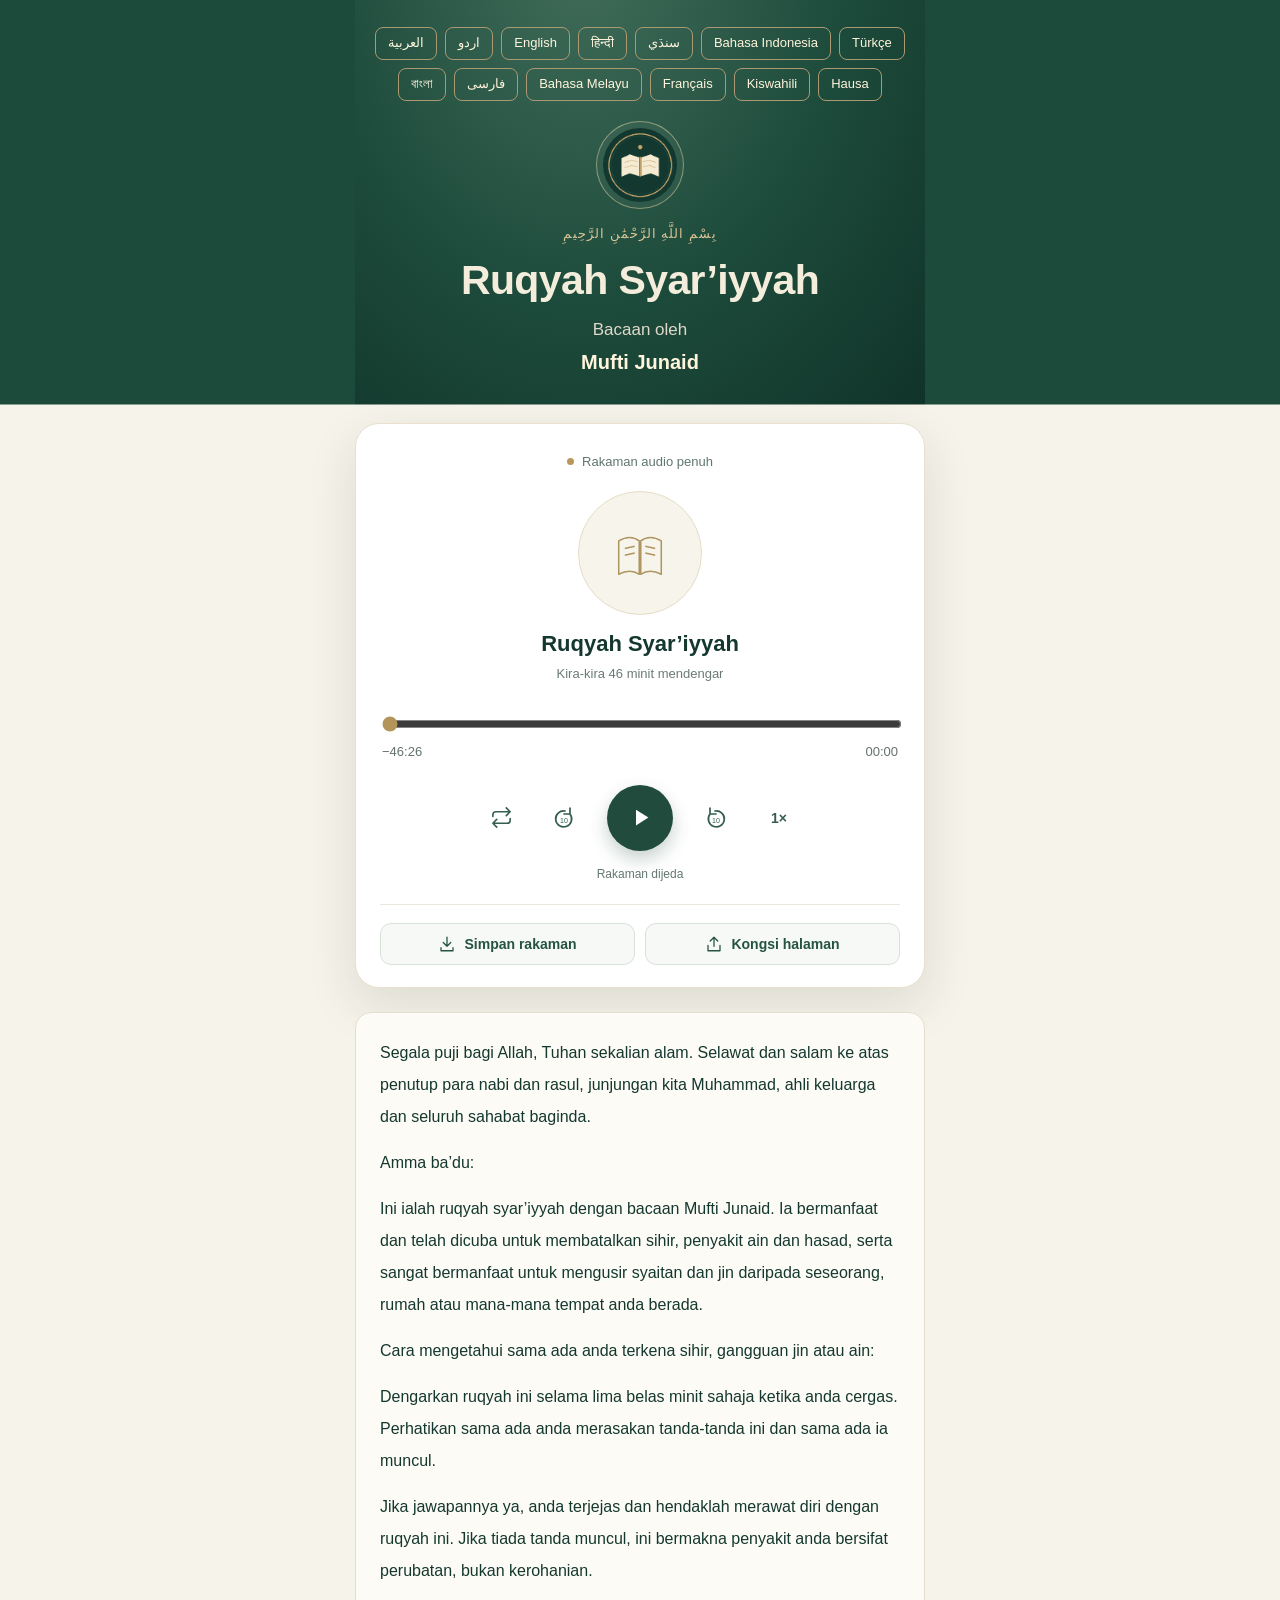
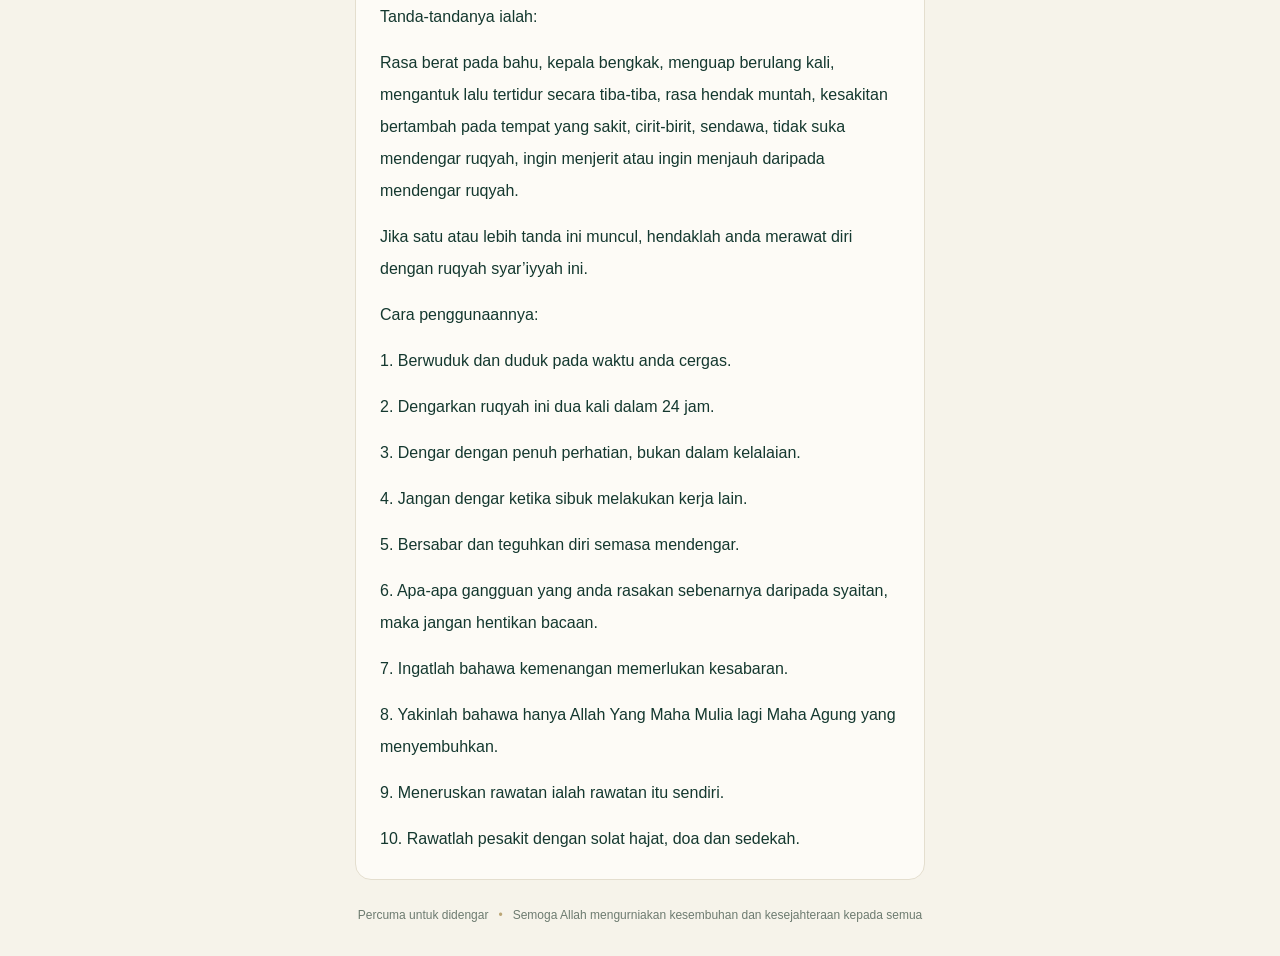
<file: ms.html>
<!doctype html>
<html lang="ms" dir="ltr">
<head>
<meta charset="utf-8">
<meta name="viewport" content="width=device-width,initial-scale=1,viewport-fit=cover">
<meta name="theme-color" content="#14392f">
<meta name="description" content="Dengarkan ruqyah syar’iyyah oleh Mufti Junaid. Percuma dan terus.">
<meta property="og:title" content="Ruqyah Syar’iyyah | Mufti Junaid">
<meta property="og:description" content="Dengarkan ruqyah syar’iyyah oleh Mufti Junaid.">
<meta property="og:type" content="website">
<link rel="icon" type="image/png" href="icon-192.png">
<link rel="apple-touch-icon" href="icon-192.png">
<link rel="manifest" href="manifest.webmanifest">
<link rel="stylesheet" href="style.css">
<title>Ruqyah Syar’iyyah | Mufti Junaid</title>
</head>
<body>
<div class="skyline" aria-hidden="true"></div>
<main class="container">
 <header class="masthead"><nav class="languages" aria-label="Language"><a href="index.html" lang="ar" dir="rtl">العربية</a><a href="ur.html" lang="ur" dir="rtl">اردو</a><a href="en.html" lang="en" dir="ltr">English</a><a href="hi.html" lang="hi" dir="ltr">हिन्दी</a><a href="sd.html" lang="sd" dir="rtl">سنڌي</a><a href="id.html" lang="id" dir="ltr">Bahasa Indonesia</a><a href="tr.html" lang="tr" dir="ltr">Türkçe</a><a href="bn.html" lang="bn" dir="ltr">বাংলা</a><a href="fa.html" lang="fa" dir="rtl">فارسی</a><a href="ms.html" lang="ms" dir="ltr">Bahasa Melayu</a><a href="fr.html" lang="fr" dir="ltr">Français</a><a href="sw.html" lang="sw" dir="ltr">Kiswahili</a><a href="ha.html" lang="ha" dir="ltr">Hausa</a></nav>
  <div class="seal"><img src="icon-192.png" alt="Logo ruqyah" width="74" height="74"></div>
  <p class="eyebrow">بِسْمِ اللَّهِ الرَّحْمَٰنِ الرَّحِيمِ</p>
  <h1>Ruqyah Syar’iyyah</h1>
  <p class="sheikh">Bacaan oleh<br><strong>Mufti Junaid</strong></p>
 </header>
 <section class="player" aria-label="Pemain audio ruqyah">
  <p class="rec-label"><span class="dot" aria-hidden="true"></span> Rakaman audio penuh</p>
  <div class="disk" aria-hidden="true"><svg viewBox="0 0 100 100" width="76" height="76"><path d="M22 34Q37 25 49 34V78Q37 70 22 78Z M78 34Q63 25 51 34V78Q63 70 78 78Z" stroke="currentColor" stroke-width="2" fill="none" stroke-linejoin="round"/><path d="M30 44L43 41M30 53L43 50M57 41L70 44M57 50L70 53" stroke="currentColor" stroke-width="2" fill="none"/></svg></div>
  <p class="track">Ruqyah Syar’iyyah</p>
  <p class="track-sub">Kira-kira 46 minit mendengar</p>
  <audio id="audio" src="ruqyah.mp3" preload="metadata" playsinline></audio>
  <div class="timeline">
    <input id="seek" type="range" min="0" max="1000" step="1" value="0" aria-label="Kedudukan main balik">
    <div class="times"><span id="remaining">−46:26</span><span id="elapsed">00:00</span></div>
  </div>
  <div class="controls">
   <button type="button" id="repeat" class="icon-btn" aria-pressed="false" aria-label="Ulang rakaman" title="Ulang rakaman"><svg viewBox="0 0 24 24" width="23" height="23"><path d="M17 2l4 4-4 4M3 11V9a3 3 0 0 1 3-3h15M7 22l-4-4 4-4m14-1v2a3 3 0 0 1-3 3H3"/></svg></button>
   <button type="button" id="forward" class="icon-btn" aria-label="Maju sepuluh saat" title="Maju 10 saat"><svg viewBox="0 0 24 24" width="24" height="24"><path d="M18 8a8 8 0 1 1-5-3M18 2v6h-6"/><text x="12" y="17" text-anchor="middle" font-size="7" stroke="none" fill="currentColor">10</text></svg></button>
   <button type="button" id="play" class="play-btn" aria-label="Main"><svg id="play-icon" viewBox="0 0 24 24" width="27" height="27"><path d="M8 5v14l11-7z" fill="currentColor" stroke="none"/></svg></button>
   <button type="button" id="back" class="icon-btn" aria-label="Undur sepuluh saat" title="Undur 10 saat"><svg viewBox="0 0 24 24" width="24" height="24"><path d="M6 8a8 8 0 1 0 5-3M6 2v6h6"/><text x="12" y="17" text-anchor="middle" font-size="7" stroke="none" fill="currentColor">10</text></svg></button>
   <button type="button" id="speed" class="icon-btn speed" aria-label="Kelajuan main balik" title="Kelajuan main balik">1×</button>
  </div>
  <div id="status" class="status" role="status" aria-live="polite">Tekan main untuk mendengar ruqyah</div>
  <div class="actions">
   <a class="action" href="ruqyah.mp3" download="ruqyah-mufti-junaid.mp3"><svg viewBox="0 0 24 24"><path d="M12 3v12m-5-5 5 5 5-5M4 17v4h16v-4"/></svg> Simpan rakaman</a>
   <button class="action" type="button" id="share"><svg viewBox="0 0 24 24"><path d="M12 15V3m-5 5 5-5 5 5M4 14v7h16v-7"/></svg> Kongsi halaman</button>
  </div>
 </section>
 <section class="sheikh-text" aria-label="Teks iringan"><p>Segala puji bagi Allah, Tuhan sekalian alam. Selawat dan salam ke atas penutup para nabi dan rasul, junjungan kita Muhammad, ahli keluarga dan seluruh sahabat baginda.</p><p>Amma ba’du:</p><p>Ini ialah ruqyah syar’iyyah dengan bacaan Mufti Junaid. Ia bermanfaat dan telah dicuba untuk membatalkan sihir, penyakit ain dan hasad, serta sangat bermanfaat untuk mengusir syaitan dan jin daripada seseorang, rumah atau mana-mana tempat anda berada.</p><p>Cara mengetahui sama ada anda terkena sihir, gangguan jin atau ain:</p><p>Dengarkan ruqyah ini selama lima belas minit sahaja ketika anda cergas. Perhatikan sama ada anda merasakan tanda-tanda ini dan sama ada ia muncul.</p><p>Jika jawapannya ya, anda terjejas dan hendaklah merawat diri dengan ruqyah ini. Jika tiada tanda muncul, ini bermakna penyakit anda bersifat perubatan, bukan kerohanian.</p><p>Tanda-tandanya ialah:</p><p>Rasa berat pada bahu, kepala bengkak, menguap berulang kali, mengantuk lalu tertidur secara tiba-tiba, rasa hendak muntah, kesakitan bertambah pada tempat yang sakit, cirit-birit, sendawa, tidak suka mendengar ruqyah, ingin menjerit atau ingin menjauh daripada mendengar ruqyah.</p><p>Jika satu atau lebih tanda ini muncul, hendaklah anda merawat diri dengan ruqyah syar’iyyah ini.</p><p>Cara penggunaannya:</p><p>1. Berwuduk dan duduk pada waktu anda cergas.</p><p>2. Dengarkan ruqyah ini dua kali dalam 24 jam.</p><p>3. Dengar dengan penuh perhatian, bukan dalam kelalaian.</p><p>4. Jangan dengar ketika sibuk melakukan kerja lain.</p><p>5. Bersabar dan teguhkan diri semasa mendengar.</p><p>6. Apa-apa gangguan yang anda rasakan sebenarnya daripada syaitan, maka jangan hentikan bacaan.</p><p>7. Ingatlah bahawa kemenangan memerlukan kesabaran.</p><p>8. Yakinlah bahawa hanya Allah Yang Maha Mulia lagi Maha Agung yang menyembuhkan.</p><p>9. Meneruskan rawatan ialah rawatan itu sendiri.</p><p>10. Rawatlah pesakit dengan solat hajat, doa dan sedekah.</p></section>
 <footer><span>Percuma untuk didengar</span><span class="sep" aria-hidden="true">•</span><span>Semoga Allah mengurniakan kesembuhan dan kesejahteraan kepada semua</span></footer>
</main>
<script src="script-ms.js" defer></script>
</body>
</html>
</file>
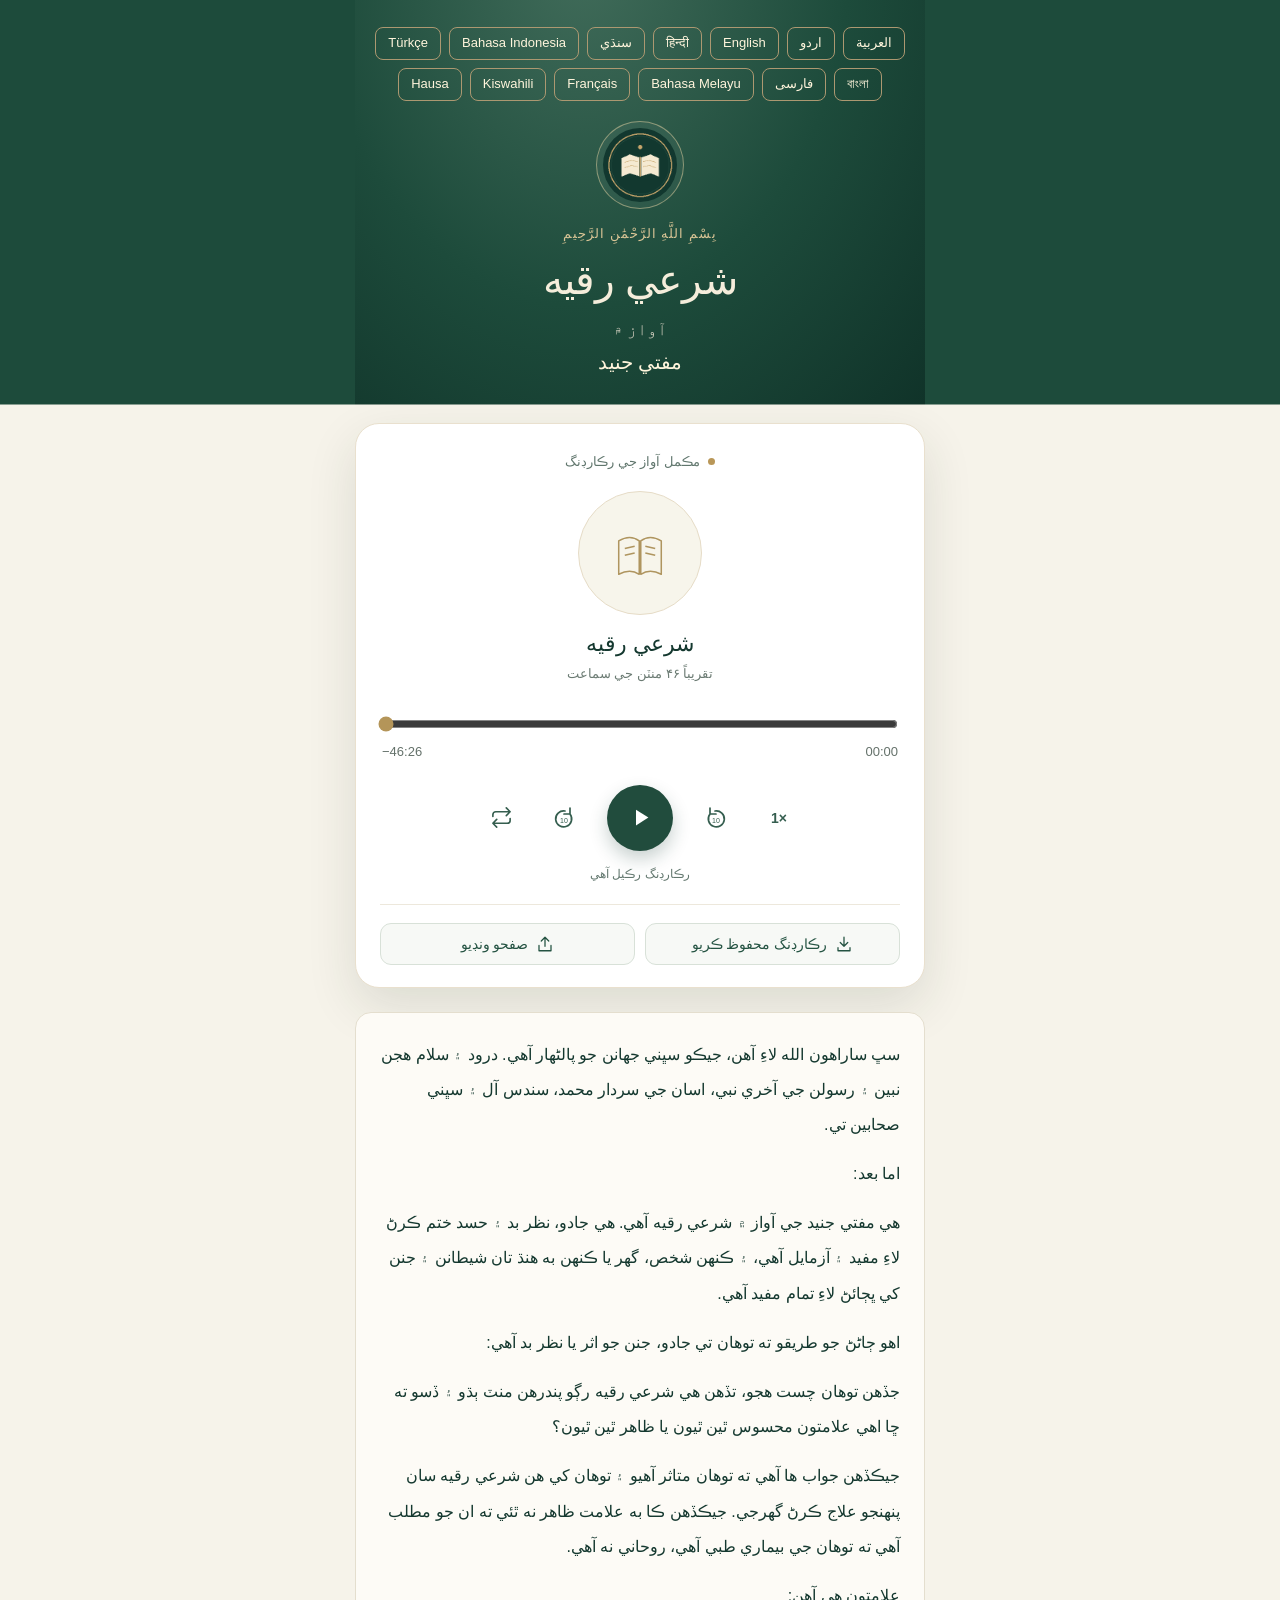
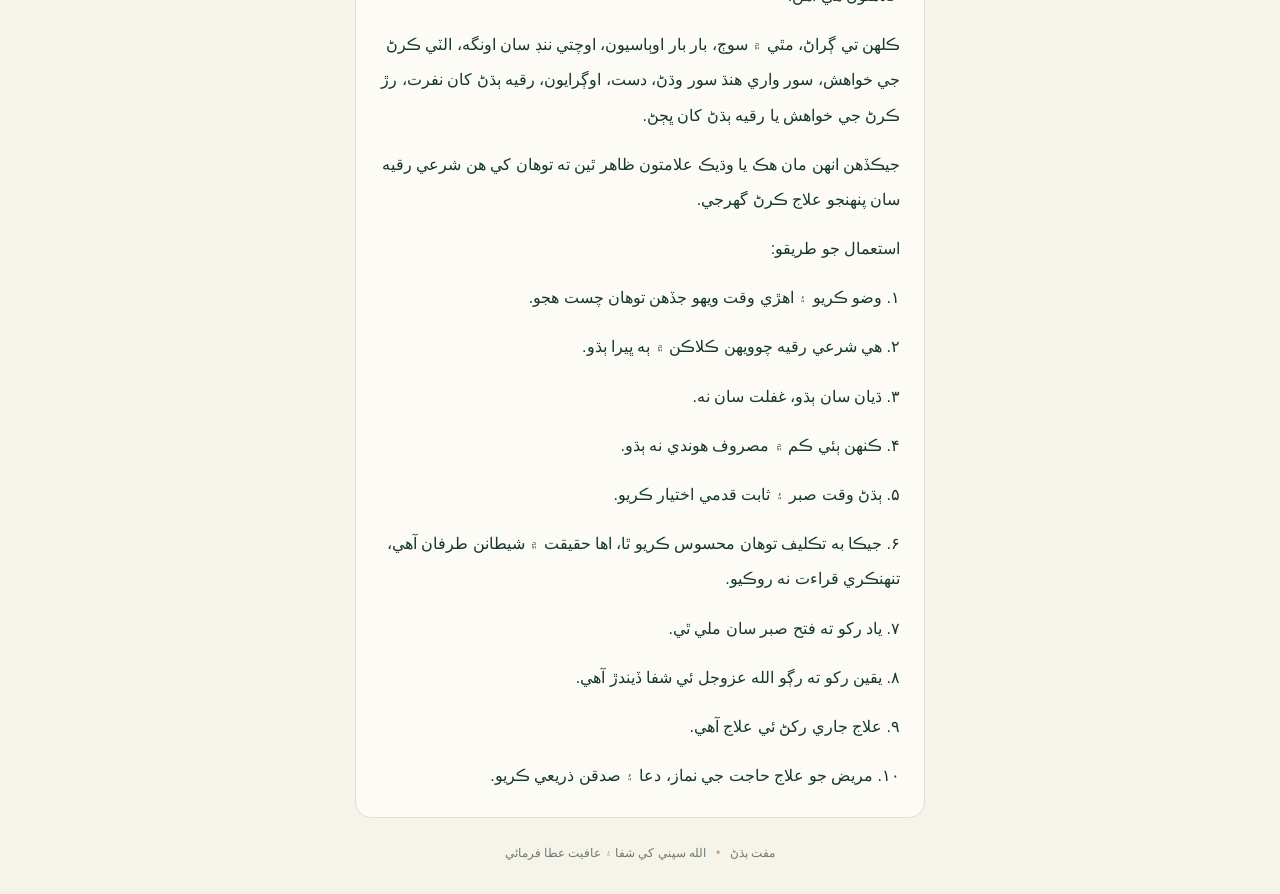
<file: sd.html>
<!doctype html>
<html lang="sd" dir="rtl">
<head>
<meta charset="utf-8">
<meta name="viewport" content="width=device-width,initial-scale=1,viewport-fit=cover">
<meta name="theme-color" content="#14392f">
<meta name="description" content="مفتي جنيد جي آواز ۾ شرعي رقيه ٻڌو. مفت ۽ سڌي سماعت.">
<meta property="og:title" content="شرعي رقيه | مفتي جنيد">
<meta property="og:description" content="مفتي جنيد جي آواز ۾ شرعي رقيه ٻڌو.">
<meta property="og:type" content="website">
<link rel="icon" type="image/png" href="icon-192.png">
<link rel="apple-touch-icon" href="icon-192.png">
<link rel="manifest" href="manifest.webmanifest">
<link rel="stylesheet" href="style.css">
<title>شرعي رقيه | مفتي جنيد</title>
</head>
<body>
<div class="skyline" aria-hidden="true"></div>
<main class="container">
 <header class="masthead"><nav class="languages" aria-label="Language"><a href="index.html" lang="ar" dir="rtl">العربية</a><a href="ur.html" lang="ur" dir="rtl">اردو</a><a href="en.html" lang="en" dir="ltr">English</a><a href="hi.html" lang="hi" dir="ltr">हिन्दी</a><a href="sd.html" lang="sd" dir="rtl">سنڌي</a><a href="id.html" lang="id" dir="ltr">Bahasa Indonesia</a><a href="tr.html" lang="tr" dir="ltr">Türkçe</a><a href="bn.html" lang="bn" dir="ltr">বাংলা</a><a href="fa.html" lang="fa" dir="rtl">فارسی</a><a href="ms.html" lang="ms" dir="ltr">Bahasa Melayu</a><a href="fr.html" lang="fr" dir="ltr">Français</a><a href="sw.html" lang="sw" dir="ltr">Kiswahili</a><a href="ha.html" lang="ha" dir="ltr">Hausa</a></nav>
  <div class="seal"><img src="icon-192.png" alt="رقيه جو نشان" width="74" height="74"></div>
  <p class="eyebrow">بِسْمِ اللَّهِ الرَّحْمَٰنِ الرَّحِيمِ</p>
  <h1>شرعي رقيه</h1>
  <p class="sheikh">آواز ۾<br><strong>مفتي جنيد</strong></p>
 </header>
 <section class="player" aria-label="رقيه آڊيو پليئر">
  <p class="rec-label"><span class="dot" aria-hidden="true"></span> مڪمل آواز جي رڪارڊنگ</p>
  <div class="disk" aria-hidden="true"><svg viewBox="0 0 100 100" width="76" height="76"><path d="M22 34Q37 25 49 34V78Q37 70 22 78Z M78 34Q63 25 51 34V78Q63 70 78 78Z" stroke="currentColor" stroke-width="2" fill="none" stroke-linejoin="round"/><path d="M30 44L43 41M30 53L43 50M57 41L70 44M57 50L70 53" stroke="currentColor" stroke-width="2" fill="none"/></svg></div>
  <p class="track">شرعي رقيه</p>
  <p class="track-sub">تقريباً ۴۶ منٽن جي سماعت</p>
  <audio id="audio" src="ruqyah.mp3" preload="metadata" playsinline></audio>
  <div class="timeline">
    <input id="seek" type="range" min="0" max="1000" step="1" value="0" aria-label="هلڻ جي جاءِ">
    <div class="times"><span id="remaining">−46:26</span><span id="elapsed">00:00</span></div>
  </div>
  <div class="controls">
   <button type="button" id="repeat" class="icon-btn" aria-pressed="false" aria-label="رڪارڊنگ ورجايو" title="رڪارڊنگ ورجايو"><svg viewBox="0 0 24 24" width="23" height="23"><path d="M17 2l4 4-4 4M3 11V9a3 3 0 0 1 3-3h15M7 22l-4-4 4-4m14-1v2a3 3 0 0 1-3 3H3"/></svg></button>
   <button type="button" id="forward" class="icon-btn" aria-label="ڏهه سيڪنڊ اڳتي" title="۱۰ سيڪنڊ اڳتي"><svg viewBox="0 0 24 24" width="24" height="24"><path d="M18 8a8 8 0 1 1-5-3M18 2v6h-6"/><text x="12" y="17" text-anchor="middle" font-size="7" stroke="none" fill="currentColor">10</text></svg></button>
   <button type="button" id="play" class="play-btn" aria-label="هلايو"><svg id="play-icon" viewBox="0 0 24 24" width="27" height="27"><path d="M8 5v14l11-7z" fill="currentColor" stroke="none"/></svg></button>
   <button type="button" id="back" class="icon-btn" aria-label="ڏهه سيڪنڊ پوئتي" title="۱۰ سيڪنڊ پوئتي"><svg viewBox="0 0 24 24" width="24" height="24"><path d="M6 8a8 8 0 1 0 5-3M6 2v6h6"/><text x="12" y="17" text-anchor="middle" font-size="7" stroke="none" fill="currentColor">10</text></svg></button>
   <button type="button" id="speed" class="icon-btn speed" aria-label="هلائڻ جي رفتار" title="هلائڻ جي رفتار">1×</button>
  </div>
  <div id="status" class="status" role="status" aria-live="polite">رقيه ٻڌڻ لاءِ هلايو دٻايو</div>
  <div class="actions">
   <a class="action" href="ruqyah.mp3" download="ruqyah-mufti-junaid.mp3"><svg viewBox="0 0 24 24"><path d="M12 3v12m-5-5 5 5 5-5M4 17v4h16v-4"/></svg> رڪارڊنگ محفوظ ڪريو</a>
   <button class="action" type="button" id="share"><svg viewBox="0 0 24 24"><path d="M12 15V3m-5 5 5-5 5 5M4 14v7h16v-7"/></svg> صفحو ونڊيو</button>
  </div>
 </section>
 <section class="sheikh-text" aria-label="گڏ ڏنل متن"><p>سڀ ساراهون الله لاءِ آهن، جيڪو سڀني جهانن جو پالڻهار آهي. درود ۽ سلام هجن نبين ۽ رسولن جي آخري نبي، اسان جي سردار محمد، سندس آل ۽ سڀني صحابين تي.</p><p>اما بعد:</p><p>هي مفتي جنيد جي آواز ۾ شرعي رقيه آهي. هي جادو، نظر بد ۽ حسد ختم ڪرڻ لاءِ مفيد ۽ آزمايل آهي، ۽ ڪنهن شخص، گهر يا ڪنهن به هنڌ تان شيطانن ۽ جنن کي ڀڄائڻ لاءِ تمام مفيد آهي.</p><p>اهو ڄاڻڻ جو طريقو ته توهان تي جادو، جنن جو اثر يا نظر بد آهي:</p><p>جڏهن توهان چست هجو، تڏهن هي شرعي رقيه رڳو پندرهن منٽ ٻڌو ۽ ڏسو ته ڇا اهي علامتون محسوس ٿين ٿيون يا ظاهر ٿين ٿيون؟</p><p>جيڪڏهن جواب ها آهي ته توهان متاثر آهيو ۽ توهان کي هن شرعي رقيه سان پنهنجو علاج ڪرڻ گهرجي. جيڪڏهن ڪا به علامت ظاهر نه ٿئي ته ان جو مطلب آهي ته توهان جي بيماري طبي آهي، روحاني نه آهي.</p><p>علامتون هي آهن:</p><p>ڪلهن تي ڳراڻ، مٿي ۾ سوڄ، بار بار اوٻاسيون، اوچتي ننڊ سان اونگه، الٽي ڪرڻ جي خواهش، سور واري هنڌ سور وڌڻ، دست، اوڳرايون، رقيه ٻڌڻ کان نفرت، رڙ ڪرڻ جي خواهش يا رقيه ٻڌڻ کان ڀڄڻ.</p><p>جيڪڏهن انهن مان هڪ يا وڌيڪ علامتون ظاهر ٿين ته توهان کي هن شرعي رقيه سان پنهنجو علاج ڪرڻ گهرجي.</p><p>استعمال جو طريقو:</p><p>۱. وضو ڪريو ۽ اهڙي وقت ويهو جڏهن توهان چست هجو.</p><p>۲. هي شرعي رقيه چوويهن ڪلاڪن ۾ ٻه ڀيرا ٻڌو.</p><p>۳. ڌيان سان ٻڌو، غفلت سان نه.</p><p>۴. ڪنهن ٻئي ڪم ۾ مصروف هوندي نه ٻڌو.</p><p>۵. ٻڌڻ وقت صبر ۽ ثابت قدمي اختيار ڪريو.</p><p>۶. جيڪا به تڪليف توهان محسوس ڪريو ٿا، اها حقيقت ۾ شيطانن طرفان آهي، تنهنڪري قراءت نه روڪيو.</p><p>۷. ياد رکو ته فتح صبر سان ملي ٿي.</p><p>۸. يقين رکو ته رڳو الله عزوجل ئي شفا ڏيندڙ آهي.</p><p>۹. علاج جاري رکڻ ئي علاج آهي.</p><p>۱۰. مريض جو علاج حاجت جي نماز، دعا ۽ صدقن ذريعي ڪريو.</p></section>
 <footer><span>مفت ٻڌڻ</span><span class="sep" aria-hidden="true">•</span><span>الله سڀني کي شفا ۽ عافيت عطا فرمائي</span></footer>
</main>
<script src="script-sd.js" defer></script>
</body>
</html>
</file>
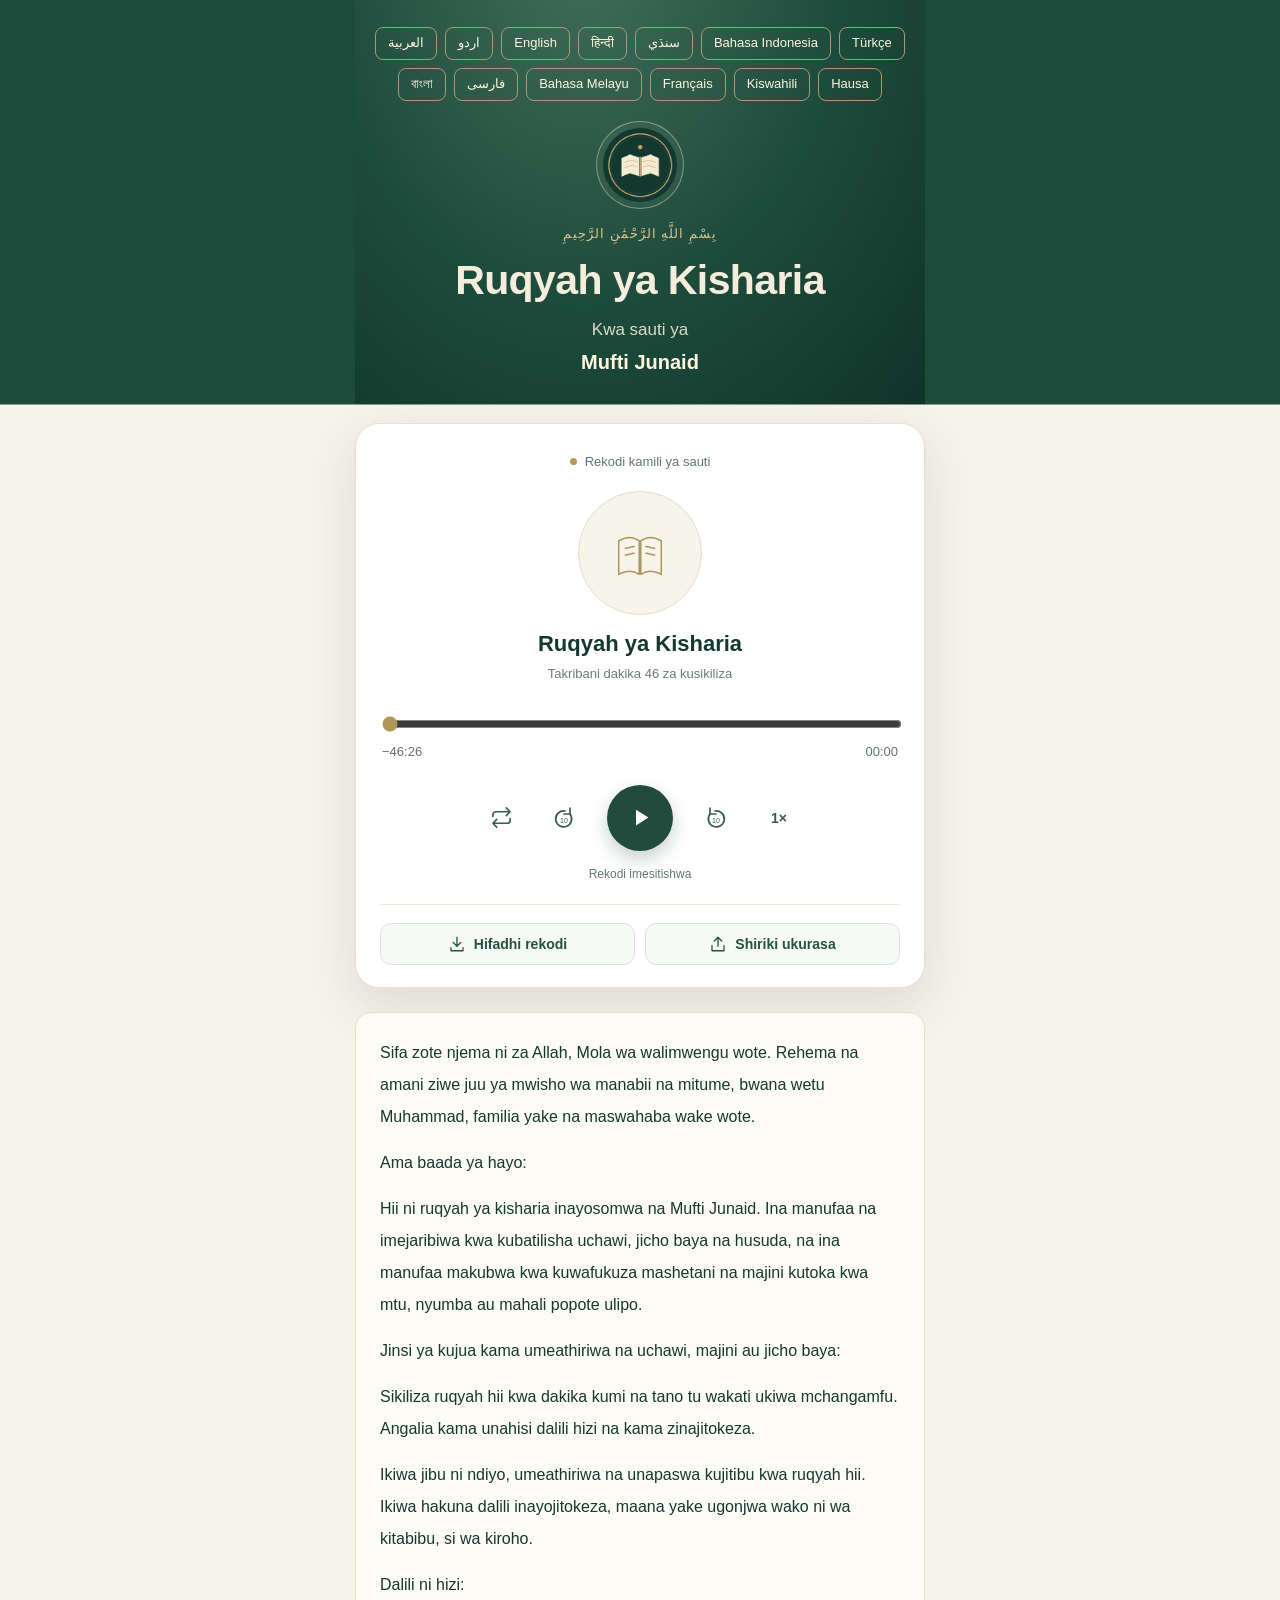
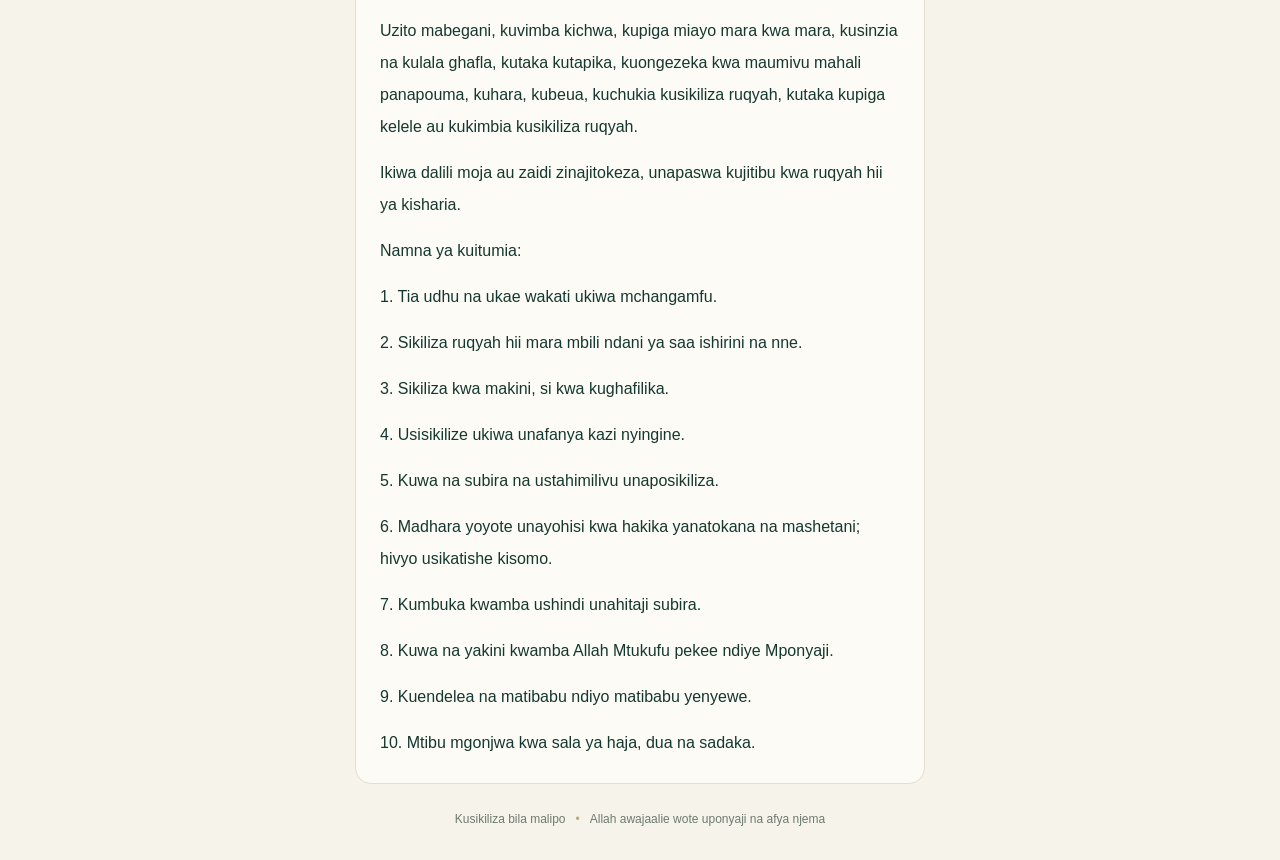
<file: sw.html>
<!doctype html>
<html lang="sw" dir="ltr">
<head>
<meta charset="utf-8">
<meta name="viewport" content="width=device-width,initial-scale=1,viewport-fit=cover">
<meta name="theme-color" content="#14392f">
<meta name="description" content="Sikiliza ruqyah ya kisharia kwa sauti ya Mufti Junaid. Bure na moja kwa moja.">
<meta property="og:title" content="Ruqyah ya Kisharia | Mufti Junaid">
<meta property="og:description" content="Sikiliza ruqyah ya kisharia kwa sauti ya Mufti Junaid.">
<meta property="og:type" content="website">
<link rel="icon" type="image/png" href="icon-192.png">
<link rel="apple-touch-icon" href="icon-192.png">
<link rel="manifest" href="manifest.webmanifest">
<link rel="stylesheet" href="style.css">
<title>Ruqyah ya Kisharia | Mufti Junaid</title>
</head>
<body>
<div class="skyline" aria-hidden="true"></div>
<main class="container">
 <header class="masthead"><nav class="languages" aria-label="Language"><a href="index.html" lang="ar" dir="rtl">العربية</a><a href="ur.html" lang="ur" dir="rtl">اردو</a><a href="en.html" lang="en" dir="ltr">English</a><a href="hi.html" lang="hi" dir="ltr">हिन्दी</a><a href="sd.html" lang="sd" dir="rtl">سنڌي</a><a href="id.html" lang="id" dir="ltr">Bahasa Indonesia</a><a href="tr.html" lang="tr" dir="ltr">Türkçe</a><a href="bn.html" lang="bn" dir="ltr">বাংলা</a><a href="fa.html" lang="fa" dir="rtl">فارسی</a><a href="ms.html" lang="ms" dir="ltr">Bahasa Melayu</a><a href="fr.html" lang="fr" dir="ltr">Français</a><a href="sw.html" lang="sw" dir="ltr">Kiswahili</a><a href="ha.html" lang="ha" dir="ltr">Hausa</a></nav>
  <div class="seal"><img src="icon-192.png" alt="Nembo ya ruqyah" width="74" height="74"></div>
  <p class="eyebrow">بِسْمِ اللَّهِ الرَّحْمَٰنِ الرَّحِيمِ</p>
  <h1>Ruqyah ya Kisharia</h1>
  <p class="sheikh">Kwa sauti ya<br><strong>Mufti Junaid</strong></p>
 </header>
 <section class="player" aria-label="Kicheza sauti cha ruqyah">
  <p class="rec-label"><span class="dot" aria-hidden="true"></span> Rekodi kamili ya sauti</p>
  <div class="disk" aria-hidden="true"><svg viewBox="0 0 100 100" width="76" height="76"><path d="M22 34Q37 25 49 34V78Q37 70 22 78Z M78 34Q63 25 51 34V78Q63 70 78 78Z" stroke="currentColor" stroke-width="2" fill="none" stroke-linejoin="round"/><path d="M30 44L43 41M30 53L43 50M57 41L70 44M57 50L70 53" stroke="currentColor" stroke-width="2" fill="none"/></svg></div>
  <p class="track">Ruqyah ya Kisharia</p>
  <p class="track-sub">Takribani dakika 46 za kusikiliza</p>
  <audio id="audio" src="ruqyah.mp3" preload="metadata" playsinline></audio>
  <div class="timeline">
    <input id="seek" type="range" min="0" max="1000" step="1" value="0" aria-label="Nafasi ya uchezaji">
    <div class="times"><span id="remaining">−46:26</span><span id="elapsed">00:00</span></div>
  </div>
  <div class="controls">
   <button type="button" id="repeat" class="icon-btn" aria-pressed="false" aria-label="Rudia rekodi" title="Rudia rekodi"><svg viewBox="0 0 24 24" width="23" height="23"><path d="M17 2l4 4-4 4M3 11V9a3 3 0 0 1 3-3h15M7 22l-4-4 4-4m14-1v2a3 3 0 0 1-3 3H3"/></svg></button>
   <button type="button" id="forward" class="icon-btn" aria-label="Mbele sekunde kumi" title="Mbele sekunde 10"><svg viewBox="0 0 24 24" width="24" height="24"><path d="M18 8a8 8 0 1 1-5-3M18 2v6h-6"/><text x="12" y="17" text-anchor="middle" font-size="7" stroke="none" fill="currentColor">10</text></svg></button>
   <button type="button" id="play" class="play-btn" aria-label="Cheza"><svg id="play-icon" viewBox="0 0 24 24" width="27" height="27"><path d="M8 5v14l11-7z" fill="currentColor" stroke="none"/></svg></button>
   <button type="button" id="back" class="icon-btn" aria-label="Nyuma sekunde kumi" title="Nyuma sekunde 10"><svg viewBox="0 0 24 24" width="24" height="24"><path d="M6 8a8 8 0 1 0 5-3M6 2v6h6"/><text x="12" y="17" text-anchor="middle" font-size="7" stroke="none" fill="currentColor">10</text></svg></button>
   <button type="button" id="speed" class="icon-btn speed" aria-label="Kasi ya uchezaji" title="Kasi ya uchezaji">1×</button>
  </div>
  <div id="status" class="status" role="status" aria-live="polite">Bonyeza cheza kusikiliza ruqyah</div>
  <div class="actions">
   <a class="action" href="ruqyah.mp3" download="ruqyah-mufti-junaid.mp3"><svg viewBox="0 0 24 24"><path d="M12 3v12m-5-5 5 5 5-5M4 17v4h16v-4"/></svg> Hifadhi rekodi</a>
   <button class="action" type="button" id="share"><svg viewBox="0 0 24 24"><path d="M12 15V3m-5 5 5-5 5 5M4 14v7h16v-7"/></svg> Shiriki ukurasa</button>
  </div>
 </section>
 <section class="sheikh-text" aria-label="Maandishi yanayoambatana"><p>Sifa zote njema ni za Allah, Mola wa walimwengu wote. Rehema na amani ziwe juu ya mwisho wa manabii na mitume, bwana wetu Muhammad, familia yake na maswahaba wake wote.</p><p>Ama baada ya hayo:</p><p>Hii ni ruqyah ya kisharia inayosomwa na Mufti Junaid. Ina manufaa na imejaribiwa kwa kubatilisha uchawi, jicho baya na husuda, na ina manufaa makubwa kwa kuwafukuza mashetani na majini kutoka kwa mtu, nyumba au mahali popote ulipo.</p><p>Jinsi ya kujua kama umeathiriwa na uchawi, majini au jicho baya:</p><p>Sikiliza ruqyah hii kwa dakika kumi na tano tu wakati ukiwa mchangamfu. Angalia kama unahisi dalili hizi na kama zinajitokeza.</p><p>Ikiwa jibu ni ndiyo, umeathiriwa na unapaswa kujitibu kwa ruqyah hii. Ikiwa hakuna dalili inayojitokeza, maana yake ugonjwa wako ni wa kitabibu, si wa kiroho.</p><p>Dalili ni hizi:</p><p>Uzito mabegani, kuvimba kichwa, kupiga miayo mara kwa mara, kusinzia na kulala ghafla, kutaka kutapika, kuongezeka kwa maumivu mahali panapouma, kuhara, kubeua, kuchukia kusikiliza ruqyah, kutaka kupiga kelele au kukimbia kusikiliza ruqyah.</p><p>Ikiwa dalili moja au zaidi zinajitokeza, unapaswa kujitibu kwa ruqyah hii ya kisharia.</p><p>Namna ya kuitumia:</p><p>1. Tia udhu na ukae wakati ukiwa mchangamfu.</p><p>2. Sikiliza ruqyah hii mara mbili ndani ya saa ishirini na nne.</p><p>3. Sikiliza kwa makini, si kwa kughafilika.</p><p>4. Usisikilize ukiwa unafanya kazi nyingine.</p><p>5. Kuwa na subira na ustahimilivu unaposikiliza.</p><p>6. Madhara yoyote unayohisi kwa hakika yanatokana na mashetani; hivyo usikatishe kisomo.</p><p>7. Kumbuka kwamba ushindi unahitaji subira.</p><p>8. Kuwa na yakini kwamba Allah Mtukufu pekee ndiye Mponyaji.</p><p>9. Kuendelea na matibabu ndiyo matibabu yenyewe.</p><p>10. Mtibu mgonjwa kwa sala ya haja, dua na sadaka.</p></section>
 <footer><span>Kusikiliza bila malipo</span><span class="sep" aria-hidden="true">•</span><span>Allah awajaalie wote uponyaji na afya njema</span></footer>
</main>
<script src="script-sw.js" defer></script>
</body>
</html>
</file>
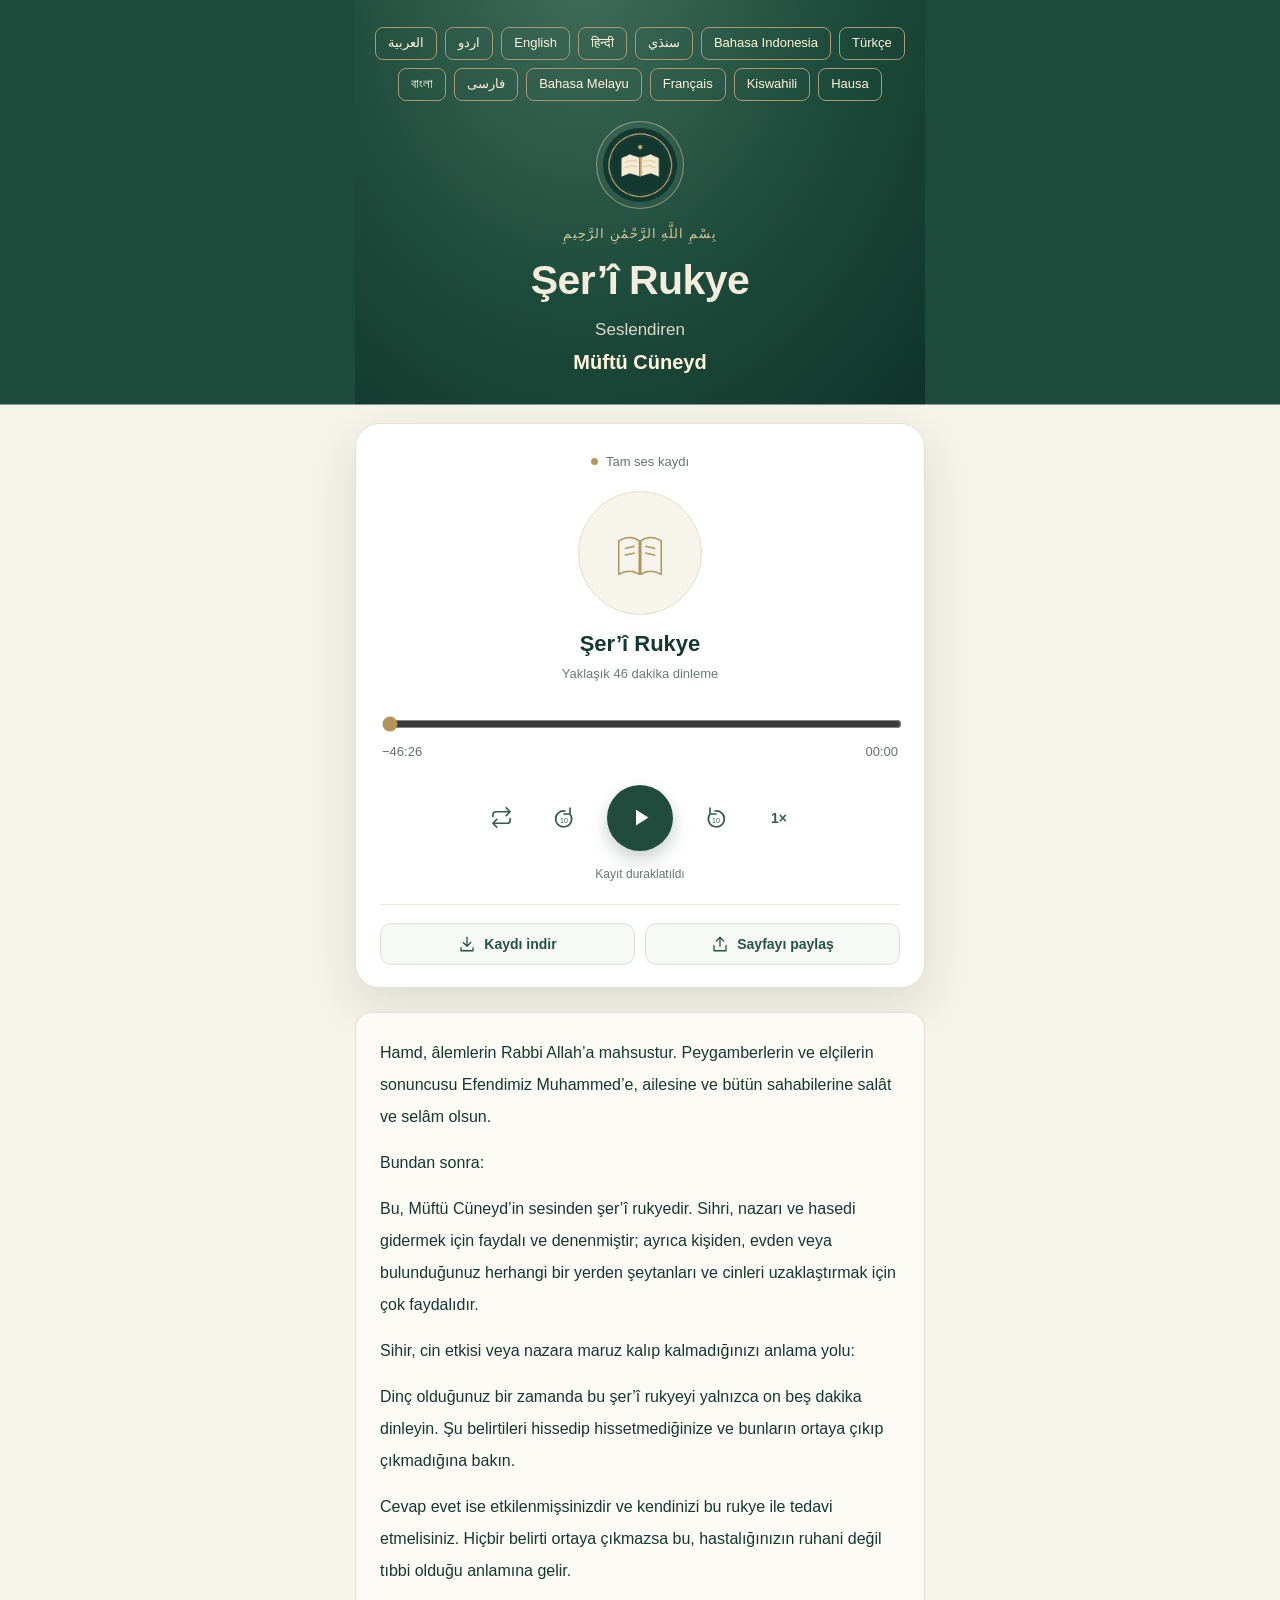
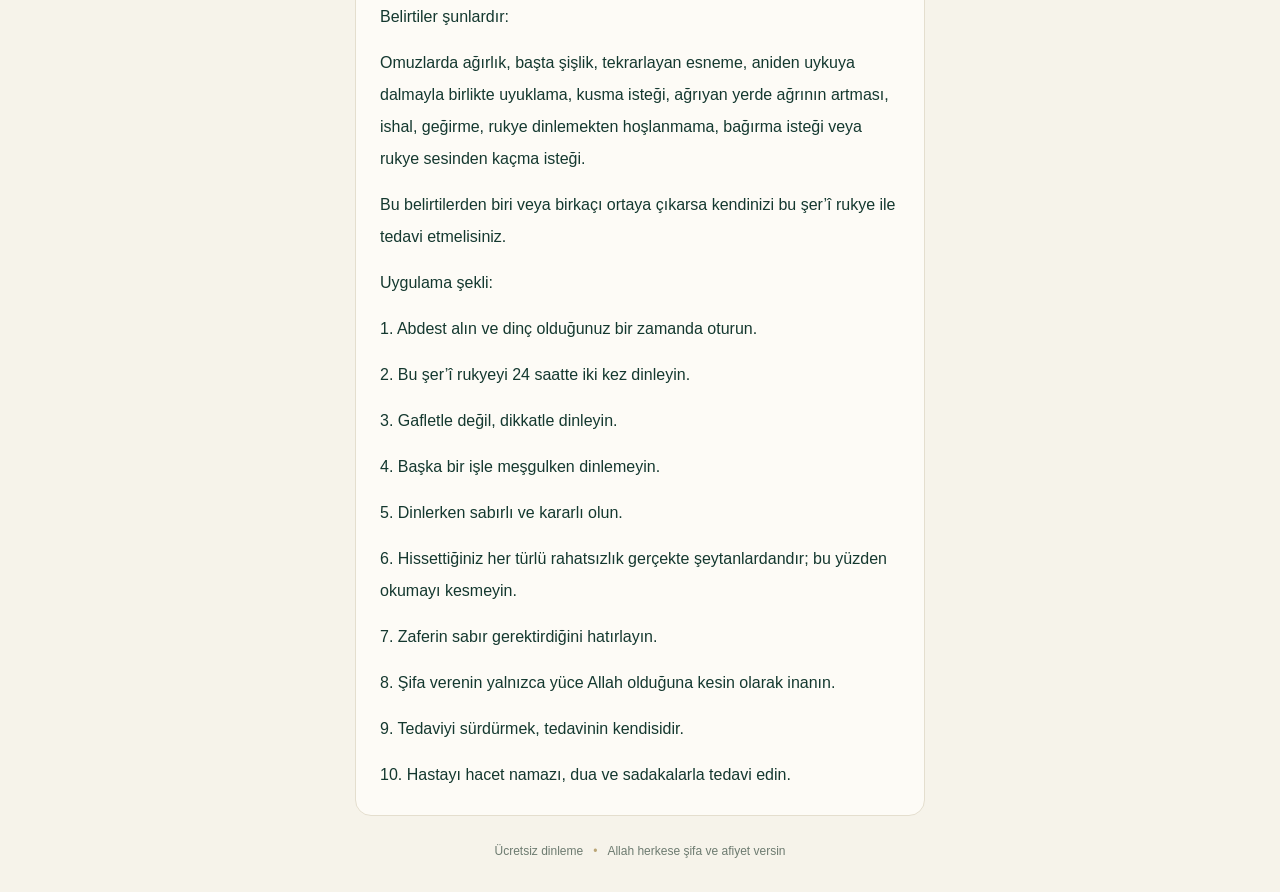
<file: tr.html>
<!doctype html>
<html lang="tr" dir="ltr">
<head>
<meta charset="utf-8">
<meta name="viewport" content="width=device-width,initial-scale=1,viewport-fit=cover">
<meta name="theme-color" content="#14392f">
<meta name="description" content="Müftü Cüneyd’in sesinden şer’î rukye dinleyin. Ücretsiz ve doğrudan dinleme.">
<meta property="og:title" content="Şer’î Rukye | Müftü Cüneyd">
<meta property="og:description" content="Müftü Cüneyd’in sesinden şer’î rukye dinleyin.">
<meta property="og:type" content="website">
<link rel="icon" type="image/png" href="icon-192.png">
<link rel="apple-touch-icon" href="icon-192.png">
<link rel="manifest" href="manifest.webmanifest">
<link rel="stylesheet" href="style.css">
<title>Şer’î Rukye | Müftü Cüneyd</title>
</head>
<body>
<div class="skyline" aria-hidden="true"></div>
<main class="container">
 <header class="masthead"><nav class="languages" aria-label="Language"><a href="index.html" lang="ar" dir="rtl">العربية</a><a href="ur.html" lang="ur" dir="rtl">اردو</a><a href="en.html" lang="en" dir="ltr">English</a><a href="hi.html" lang="hi" dir="ltr">हिन्दी</a><a href="sd.html" lang="sd" dir="rtl">سنڌي</a><a href="id.html" lang="id" dir="ltr">Bahasa Indonesia</a><a href="tr.html" lang="tr" dir="ltr">Türkçe</a><a href="bn.html" lang="bn" dir="ltr">বাংলা</a><a href="fa.html" lang="fa" dir="rtl">فارسی</a><a href="ms.html" lang="ms" dir="ltr">Bahasa Melayu</a><a href="fr.html" lang="fr" dir="ltr">Français</a><a href="sw.html" lang="sw" dir="ltr">Kiswahili</a><a href="ha.html" lang="ha" dir="ltr">Hausa</a></nav>
  <div class="seal"><img src="icon-192.png" alt="Rukye logosu" width="74" height="74"></div>
  <p class="eyebrow">بِسْمِ اللَّهِ الرَّحْمَٰنِ الرَّحِيمِ</p>
  <h1>Şer’î Rukye</h1>
  <p class="sheikh">Seslendiren<br><strong>Müftü Cüneyd</strong></p>
 </header>
 <section class="player" aria-label="Rukye ses oynatıcısı">
  <p class="rec-label"><span class="dot" aria-hidden="true"></span> Tam ses kaydı</p>
  <div class="disk" aria-hidden="true"><svg viewBox="0 0 100 100" width="76" height="76"><path d="M22 34Q37 25 49 34V78Q37 70 22 78Z M78 34Q63 25 51 34V78Q63 70 78 78Z" stroke="currentColor" stroke-width="2" fill="none" stroke-linejoin="round"/><path d="M30 44L43 41M30 53L43 50M57 41L70 44M57 50L70 53" stroke="currentColor" stroke-width="2" fill="none"/></svg></div>
  <p class="track">Şer’î Rukye</p>
  <p class="track-sub">Yaklaşık 46 dakika dinleme</p>
  <audio id="audio" src="ruqyah.mp3" preload="metadata" playsinline></audio>
  <div class="timeline">
    <input id="seek" type="range" min="0" max="1000" step="1" value="0" aria-label="Oynatma konumu">
    <div class="times"><span id="remaining">−46:26</span><span id="elapsed">00:00</span></div>
  </div>
  <div class="controls">
   <button type="button" id="repeat" class="icon-btn" aria-pressed="false" aria-label="Kaydı tekrarla" title="Kaydı tekrarla"><svg viewBox="0 0 24 24" width="23" height="23"><path d="M17 2l4 4-4 4M3 11V9a3 3 0 0 1 3-3h15M7 22l-4-4 4-4m14-1v2a3 3 0 0 1-3 3H3"/></svg></button>
   <button type="button" id="forward" class="icon-btn" aria-label="On saniye ileri" title="10 saniye ileri"><svg viewBox="0 0 24 24" width="24" height="24"><path d="M18 8a8 8 0 1 1-5-3M18 2v6h-6"/><text x="12" y="17" text-anchor="middle" font-size="7" stroke="none" fill="currentColor">10</text></svg></button>
   <button type="button" id="play" class="play-btn" aria-label="Oynat"><svg id="play-icon" viewBox="0 0 24 24" width="27" height="27"><path d="M8 5v14l11-7z" fill="currentColor" stroke="none"/></svg></button>
   <button type="button" id="back" class="icon-btn" aria-label="On saniye geri" title="10 saniye geri"><svg viewBox="0 0 24 24" width="24" height="24"><path d="M6 8a8 8 0 1 0 5-3M6 2v6h6"/><text x="12" y="17" text-anchor="middle" font-size="7" stroke="none" fill="currentColor">10</text></svg></button>
   <button type="button" id="speed" class="icon-btn speed" aria-label="Oynatma hızı" title="Oynatma hızı">1×</button>
  </div>
  <div id="status" class="status" role="status" aria-live="polite">Rukye dinlemek için oynat düğmesine basın</div>
  <div class="actions">
   <a class="action" href="ruqyah.mp3" download="ruqyah-mufti-junaid.mp3"><svg viewBox="0 0 24 24"><path d="M12 3v12m-5-5 5 5 5-5M4 17v4h16v-4"/></svg> Kaydı indir</a>
   <button class="action" type="button" id="share"><svg viewBox="0 0 24 24"><path d="M12 15V3m-5 5 5-5 5 5M4 14v7h16v-7"/></svg> Sayfayı paylaş</button>
  </div>
 </section>
 <section class="sheikh-text" aria-label="Eşlik eden metin"><p>Hamd, âlemlerin Rabbi Allah’a mahsustur. Peygamberlerin ve elçilerin sonuncusu Efendimiz Muhammed’e, ailesine ve bütün sahabilerine salât ve selâm olsun.</p><p>Bundan sonra:</p><p>Bu, Müftü Cüneyd’in sesinden şer’î rukyedir. Sihri, nazarı ve hasedi gidermek için faydalı ve denenmiştir; ayrıca kişiden, evden veya bulunduğunuz herhangi bir yerden şeytanları ve cinleri uzaklaştırmak için çok faydalıdır.</p><p>Sihir, cin etkisi veya nazara maruz kalıp kalmadığınızı anlama yolu:</p><p>Dinç olduğunuz bir zamanda bu şer’î rukyeyi yalnızca on beş dakika dinleyin. Şu belirtileri hissedip hissetmediğinize ve bunların ortaya çıkıp çıkmadığına bakın.</p><p>Cevap evet ise etkilenmişsinizdir ve kendinizi bu rukye ile tedavi etmelisiniz. Hiçbir belirti ortaya çıkmazsa bu, hastalığınızın ruhani değil tıbbi olduğu anlamına gelir.</p><p>Belirtiler şunlardır:</p><p>Omuzlarda ağırlık, başta şişlik, tekrarlayan esneme, aniden uykuya dalmayla birlikte uyuklama, kusma isteği, ağrıyan yerde ağrının artması, ishal, geğirme, rukye dinlemekten hoşlanmama, bağırma isteği veya rukye sesinden kaçma isteği.</p><p>Bu belirtilerden biri veya birkaçı ortaya çıkarsa kendinizi bu şer’î rukye ile tedavi etmelisiniz.</p><p>Uygulama şekli:</p><p>1. Abdest alın ve dinç olduğunuz bir zamanda oturun.</p><p>2. Bu şer’î rukyeyi 24 saatte iki kez dinleyin.</p><p>3. Gafletle değil, dikkatle dinleyin.</p><p>4. Başka bir işle meşgulken dinlemeyin.</p><p>5. Dinlerken sabırlı ve kararlı olun.</p><p>6. Hissettiğiniz her türlü rahatsızlık gerçekte şeytanlardandır; bu yüzden okumayı kesmeyin.</p><p>7. Zaferin sabır gerektirdiğini hatırlayın.</p><p>8. Şifa verenin yalnızca yüce Allah olduğuna kesin olarak inanın.</p><p>9. Tedaviyi sürdürmek, tedavinin kendisidir.</p><p>10. Hastayı hacet namazı, dua ve sadakalarla tedavi edin.</p></section>
 <footer><span>Ücretsiz dinleme</span><span class="sep" aria-hidden="true">•</span><span>Allah herkese şifa ve afiyet versin</span></footer>
</main>
<script src="script-tr.js" defer></script>
</body>
</html>
</file>
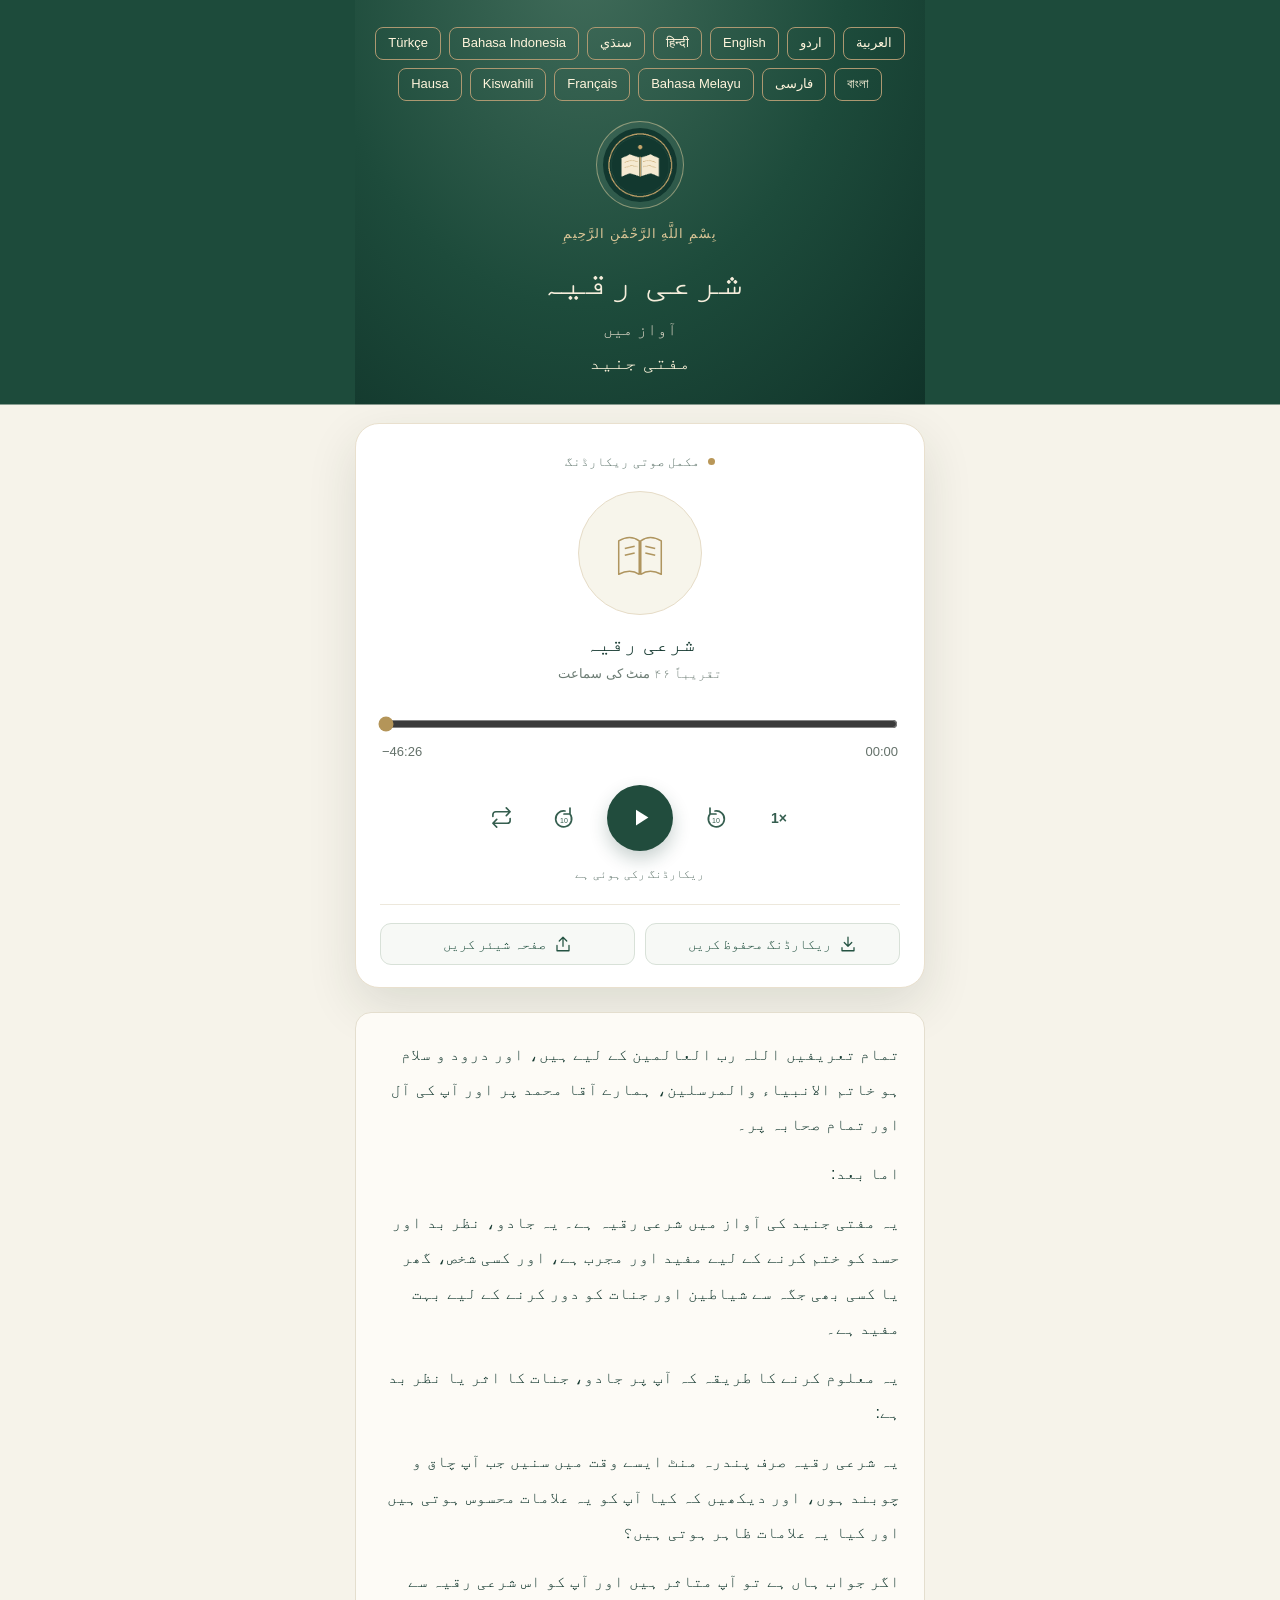
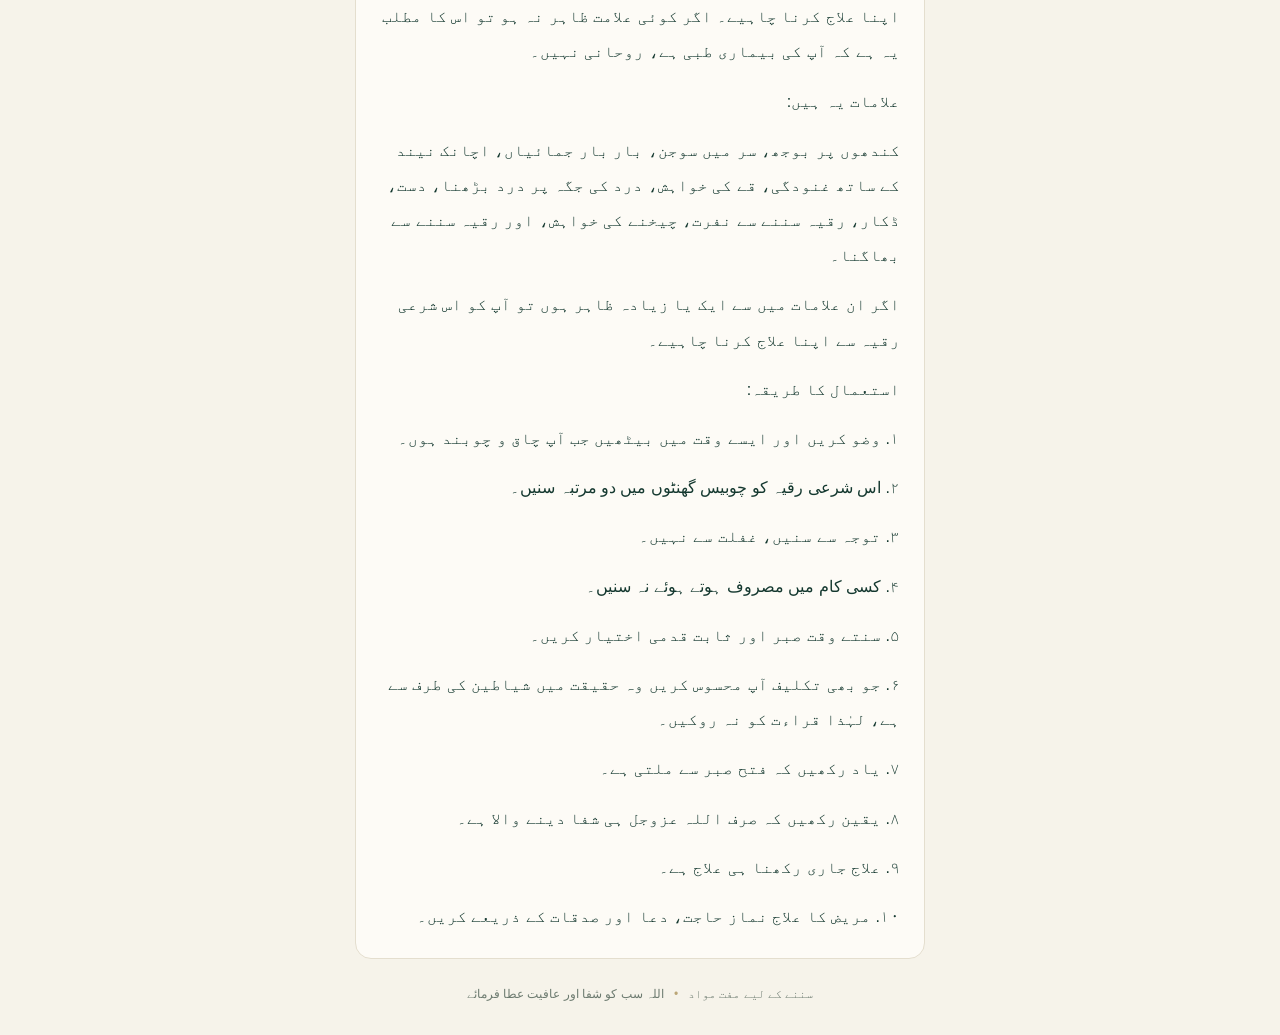
<file: ur.html>
<!doctype html>
<html lang="ur" dir="rtl">
<head>
<meta charset="utf-8">
<meta name="viewport" content="width=device-width,initial-scale=1,viewport-fit=cover">
<meta name="theme-color" content="#14392f">
<meta name="description" content="مفتی جنید کی آواز میں شرعی رقیہ سنیں۔ مفت اور براہ راست سماعت۔">
<meta property="og:title" content="شرعی رقیہ | مفتی جنید">
<meta property="og:description" content="مفتی جنید کی آواز میں شرعی رقیہ سنیں۔">
<meta property="og:type" content="website">
<link rel="icon" type="image/png" href="icon-192.png">
<link rel="apple-touch-icon" href="icon-192.png">
<link rel="manifest" href="manifest.webmanifest">
<link rel="stylesheet" href="style.css">
<title>شرعی رقیہ | مفتی جنید</title>
</head>
<body>
<div class="skyline" aria-hidden="true"></div>
<main class="container">
 <header class="masthead"><nav class="languages" aria-label="Language"><a href="index.html" lang="ar" dir="rtl">العربية</a><a href="ur.html" lang="ur" dir="rtl">اردو</a><a href="en.html" lang="en" dir="ltr">English</a><a href="hi.html" lang="hi" dir="ltr">हिन्दी</a><a href="sd.html" lang="sd" dir="rtl">سنڌي</a><a href="id.html" lang="id" dir="ltr">Bahasa Indonesia</a><a href="tr.html" lang="tr" dir="ltr">Türkçe</a><a href="bn.html" lang="bn" dir="ltr">বাংলা</a><a href="fa.html" lang="fa" dir="rtl">فارسی</a><a href="ms.html" lang="ms" dir="ltr">Bahasa Melayu</a><a href="fr.html" lang="fr" dir="ltr">Français</a><a href="sw.html" lang="sw" dir="ltr">Kiswahili</a><a href="ha.html" lang="ha" dir="ltr">Hausa</a></nav>
  <div class="seal"><img src="icon-192.png" alt="رقیہ کا نشان" width="74" height="74"></div>
  <p class="eyebrow">بِسْمِ اللَّهِ الرَّحْمَٰنِ الرَّحِيمِ</p>
  <h1>شرعی رقیہ</h1>
  <p class="sheikh">آواز میں<br><strong>مفتی جنید</strong></p>
 </header>
 <section class="player" aria-label="رقیہ آڈیو پلیئر">
  <p class="rec-label"><span class="dot" aria-hidden="true"></span> مکمل صوتی ریکارڈنگ</p>
  <div class="disk" aria-hidden="true"><svg viewBox="0 0 100 100" width="76" height="76"><path d="M22 34Q37 25 49 34V78Q37 70 22 78Z M78 34Q63 25 51 34V78Q63 70 78 78Z" stroke="currentColor" stroke-width="2" fill="none" stroke-linejoin="round"/><path d="M30 44L43 41M30 53L43 50M57 41L70 44M57 50L70 53" stroke="currentColor" stroke-width="2" fill="none"/></svg></div>
  <p class="track">شرعی رقیہ</p>
  <p class="track-sub">تقریباً ۴۶ منٹ کی سماعت</p>
  <audio id="audio" src="ruqyah.mp3" preload="metadata" playsinline></audio>
  <div class="timeline">
    <input id="seek" type="range" min="0" max="1000" step="1" value="0" aria-label="آواز چلنے کا مقام">
    <div class="times"><span id="remaining">−46:26</span><span id="elapsed">00:00</span></div>
  </div>
  <div class="controls">
   <button type="button" id="repeat" class="icon-btn" aria-pressed="false" aria-label="ریکارڈنگ دہرائیں" title="ریکارڈنگ دہرائیں"><svg viewBox="0 0 24 24" width="23" height="23"><path d="M17 2l4 4-4 4M3 11V9a3 3 0 0 1 3-3h15M7 22l-4-4 4-4m14-1v2a3 3 0 0 1-3 3H3"/></svg></button>
   <button type="button" id="forward" class="icon-btn" aria-label="دس سیکنڈ آگے" title="۱۰ سیکنڈ آگے"><svg viewBox="0 0 24 24" width="24" height="24"><path d="M18 8a8 8 0 1 1-5-3M18 2v6h-6"/><text x="12" y="17" text-anchor="middle" font-size="7" stroke="none" fill="currentColor">10</text></svg></button>
   <button type="button" id="play" class="play-btn" aria-label="چلائیں"><svg id="play-icon" viewBox="0 0 24 24" width="27" height="27"><path d="M8 5v14l11-7z" fill="currentColor" stroke="none"/></svg></button>
   <button type="button" id="back" class="icon-btn" aria-label="دس سیکنڈ پیچھے" title="۱۰ سیکنڈ پیچھے"><svg viewBox="0 0 24 24" width="24" height="24"><path d="M6 8a8 8 0 1 0 5-3M6 2v6h6"/><text x="12" y="17" text-anchor="middle" font-size="7" stroke="none" fill="currentColor">10</text></svg></button>
   <button type="button" id="speed" class="icon-btn speed" aria-label="چلانے کی رفتار" title="چلانے کی رفتار">1×</button>
  </div>
  <div id="status" class="status" role="status" aria-live="polite">رقیہ سننے کے لیے چلائیں دبائیں</div>
  <div class="actions">
   <a class="action" href="ruqyah.mp3" download="ruqyah-mufti-junaid.mp3"><svg viewBox="0 0 24 24"><path d="M12 3v12m-5-5 5 5 5-5M4 17v4h16v-4"/></svg> ریکارڈنگ محفوظ کریں</a>
   <button class="action" type="button" id="share"><svg viewBox="0 0 24 24"><path d="M12 15V3m-5 5 5-5 5 5M4 14v7h16v-7"/></svg> صفحہ شیئر کریں</button>
  </div>
 </section>
 <section class="sheikh-text" aria-label="ساتھ دیا گیا متن">
<p>تمام تعریفیں اللہ رب العالمین کے لیے ہیں، اور درود و سلام ہو خاتم الانبیاء والمرسلین، ہمارے آقا محمد پر اور آپ کی آل اور تمام صحابہ پر۔</p>
<p>اما بعد:</p>
<p>یہ مفتی جنید کی آواز میں شرعی رقیہ ہے۔ یہ جادو، نظر بد اور حسد کو ختم کرنے کے لیے مفید اور مجرب ہے، اور کسی شخص، گھر یا کسی بھی جگہ سے شیاطین اور جنات کو دور کرنے کے لیے بہت مفید ہے۔</p>
<p>یہ معلوم کرنے کا طریقہ کہ آپ پر جادو، جنات کا اثر یا نظر بد ہے:</p>
<p>یہ شرعی رقیہ صرف پندرہ منٹ ایسے وقت میں سنیں جب آپ چاق و چوبند ہوں، اور دیکھیں کہ کیا آپ کو یہ علامات محسوس ہوتی ہیں اور کیا یہ علامات ظاہر ہوتی ہیں؟</p>
<p>اگر جواب ہاں ہے تو آپ متاثر ہیں اور آپ کو اس شرعی رقیہ سے اپنا علاج کرنا چاہیے۔ اگر کوئی علامت ظاہر نہ ہو تو اس کا مطلب یہ ہے کہ آپ کی بیماری طبی ہے، روحانی نہیں۔</p>
<p>علامات یہ ہیں:</p>
<p>کندھوں پر بوجھ، سر میں سوجن، بار بار جمائیاں، اچانک نیند کے ساتھ غنودگی، قے کی خواہش، درد کی جگہ پر درد بڑھنا، دست، ڈکار، رقیہ سننے سے نفرت، چیخنے کی خواہش، اور رقیہ سننے سے بھاگنا۔</p>
<p>اگر ان علامات میں سے ایک یا زیادہ ظاہر ہوں تو آپ کو اس شرعی رقیہ سے اپنا علاج کرنا چاہیے۔</p>
<p>استعمال کا طریقہ:</p>
<p>۱. وضو کریں اور ایسے وقت میں بیٹھیں جب آپ چاق و چوبند ہوں۔</p>
<p>۲. اس شرعی رقیہ کو چوبیس گھنٹوں میں دو مرتبہ سنیں۔</p>
<p>۳. توجہ سے سنیں، غفلت سے نہیں۔</p>
<p>۴. کسی کام میں مصروف ہوتے ہوئے نہ سنیں۔</p>
<p>۵. سنتے وقت صبر اور ثابت قدمی اختیار کریں۔</p>
<p>۶. جو بھی تکلیف آپ محسوس کریں وہ حقیقت میں شیاطین کی طرف سے ہے، لہٰذا قراءت کو نہ روکیں۔</p>
<p>۷. یاد رکھیں کہ فتح صبر سے ملتی ہے۔</p>
<p>۸. یقین رکھیں کہ صرف اللہ عزوجل ہی شفا دینے والا ہے۔</p>
<p>۹. علاج جاری رکھنا ہی علاج ہے۔</p>
<p>۱۰. مریض کا علاج نماز حاجت، دعا اور صدقات کے ذریعے کریں۔</p>
</section>
 <footer><span>سننے کے لیے مفت مواد</span><span class="sep" aria-hidden="true">•</span><span>اللہ سب کو شفا اور عافیت عطا فرمائے</span></footer>
</main>
<script src="script-ur.js" defer></script>
</body>
</html>
</file>
<file: style.css>
*{box-sizing:border-box}html{font-synthesis:none}body{margin:0;background:#f6f3ea;color:#14382f;font-family:Tahoma,"Noto Naskh Arabic",Arial,sans-serif;min-height:100vh;line-height:1.75}.skyline{position:absolute;top:0;left:0;right:0;height:330px;background:radial-gradient(ellipse at 40% -10%,#416c5a 0%,#1d4b3b 55%,#103329 100%);z-index:-1}.container{width:min(100% - 28px,570px);margin:0 auto;padding-bottom:30px}.masthead{text-align:center;color:#f5eddb;padding:27px 10px 25px}.seal{width:88px;height:88px;border:1px solid rgba(232,211,164,.5);border-radius:50%;display:flex;align-items:center;justify-content:center;margin:0 auto 14px;background:rgba(255,255,255,.04)}.seal img{border-radius:50%}.eyebrow{font-size:13px;letter-spacing:1px;color:#dac596;margin:4px 0 5px}h1{font-size:clamp(31px,7vw,41px);line-height:1.5;margin:0;font-weight:700;letter-spacing:-.6px}.sheikh{font-size:17px;margin:3px 0 0;color:#dfd9c9}.sheikh strong{font-size:20px;color:#fff5dc}.player{background:#fff;border:1px solid #e9e0ce;border-radius:24px;box-shadow:0 18px 50px rgba(33,48,34,.12);padding:27px 24px 22px;text-align:center}.rec-label{font-size:13px;color:#60766d;display:flex;align-items:center;justify-content:center;gap:8px;margin:0 0 18px}.dot{width:7px;height:7px;background:#b99758;border-radius:50%}.disk{height:124px;width:124px;border:1px solid #e6dcc7;background:#f7f5eb;color:#af955f;border-radius:50%;display:flex;align-items:center;justify-content:center;margin:0 auto 14px}.track{font-size:22px;font-weight:700;line-height:1.4;margin:0 0 3px}.track-sub{font-size:13px;color:#6b7b73;margin:0}.timeline{margin-top:27px}.timeline input{width:100%;accent-color:#b49559;cursor:pointer;direction:ltr}.times{display:flex;justify-content:space-between;direction:ltr;font-size:13px;color:#64716a;font-variant-numeric:tabular-nums;margin:0 2px}.controls{margin:21px auto 0;display:flex;justify-content:center;align-items:center;gap:clamp(9px,4vw,23px);direction:ltr}.icon-btn,.play-btn{border:0;cursor:pointer;display:flex;align-items:center;justify-content:center;flex-shrink:0}.icon-btn{background:transparent;color:#355e4f;width:40px;height:40px;border-radius:50%}.icon-btn:hover,.icon-btn[aria-pressed=true]{background:#eef2e7;color:#9c7b40}.icon-btn svg,.action svg{stroke:currentColor;stroke-width:1.7;stroke-linecap:round;stroke-linejoin:round;fill:none}.play-btn{background:#214c3d;color:white;border-radius:50%;width:66px;height:66px;box-shadow:0 8px 18px rgba(18,56,47,.23)}.play-btn:hover{background:#12362c}.speed{font-family:inherit;font-weight:bold;font-size:14px}.status{font-size:12px;color:#63786f;min-height:24px;margin-top:13px}.actions{display:flex;gap:10px;border-top:1px solid #ede8dc;padding-top:18px;margin-top:16px}.action{flex:1;border:1px solid #d8e1d8;border-radius:11px;padding:11px 4px;background:#f7f9f6;text-decoration:none;color:#245342;font:600 14px Tahoma,Arial,sans-serif;display:flex;align-items:center;justify-content:center;gap:8px;cursor:pointer}.action:hover{background:#eaf1ea}.action svg{width:18px;height:18px}.notice{padding:23px 23px 16px;margin-top:21px;border-radius:16px;border:1px solid #e4dece;background:#fdfbf6}.notice h2{font-size:16px;margin:0 0 5px;color:#305445}.notice p{margin:0;font-size:14px;color:#5c685f;line-height:2}footer{text-align:center;margin:25px auto 0;font-size:12px;color:#6d7b70;display:flex;gap:10px;align-items:center;justify-content:center;flex-wrap:wrap}.sep{color:#bba677}button:focus-visible,a:focus-visible,input:focus-visible{outline:3px solid #b79759;outline-offset:4px}@media(max-width:380px){.container{width:min(100% - 20px,570px)}.player{padding:23px 14px}.actions{gap:7px}.action{font-size:12px}.controls{gap:5px}}@media(prefers-reduced-motion:reduce){*{transition:none!important}}
.sheikh-text{margin-top:24px;padding:24px;background:#fdfbf6;border:1px solid #e4dece;border-radius:16px;text-align:right;font-size:16px;line-height:2}.sheikh-text p{margin:0 0 14px}.sheikh-text p:last-child{margin-bottom:0}


.languages{display:flex;justify-content:center;gap:10px;flex-wrap:wrap;margin:0 0 20px}.languages a{color:#fff5dc;border:1px solid #ac9871;border-radius:8px;padding:4px 12px;text-decoration:none;font-size:14px}.languages a:hover{background:#416c5a}html[lang=en] .sheikh-text{text-align:left}html[lang=ur] .sheikh-text{line-height:2.2}
.skyline{height:430px}

/* Keep the masthead background behind all language choices. */
.skyline{display:none}.masthead{background:radial-gradient(ellipse at 40% -10%,#416c5a 0%,#1d4b3b 55%,#103329 100%);box-shadow:0 0 0 100vmax #1d4b3b;clip-path:inset(0 -100vmax);margin-bottom:18px}.languages{gap:8px}.languages a{font-family:Tahoma,Arial,sans-serif;font-size:13px}.sheikh-text{text-align:start}html[lang=sd] .sheikh-text{line-height:2.2}
</file>
